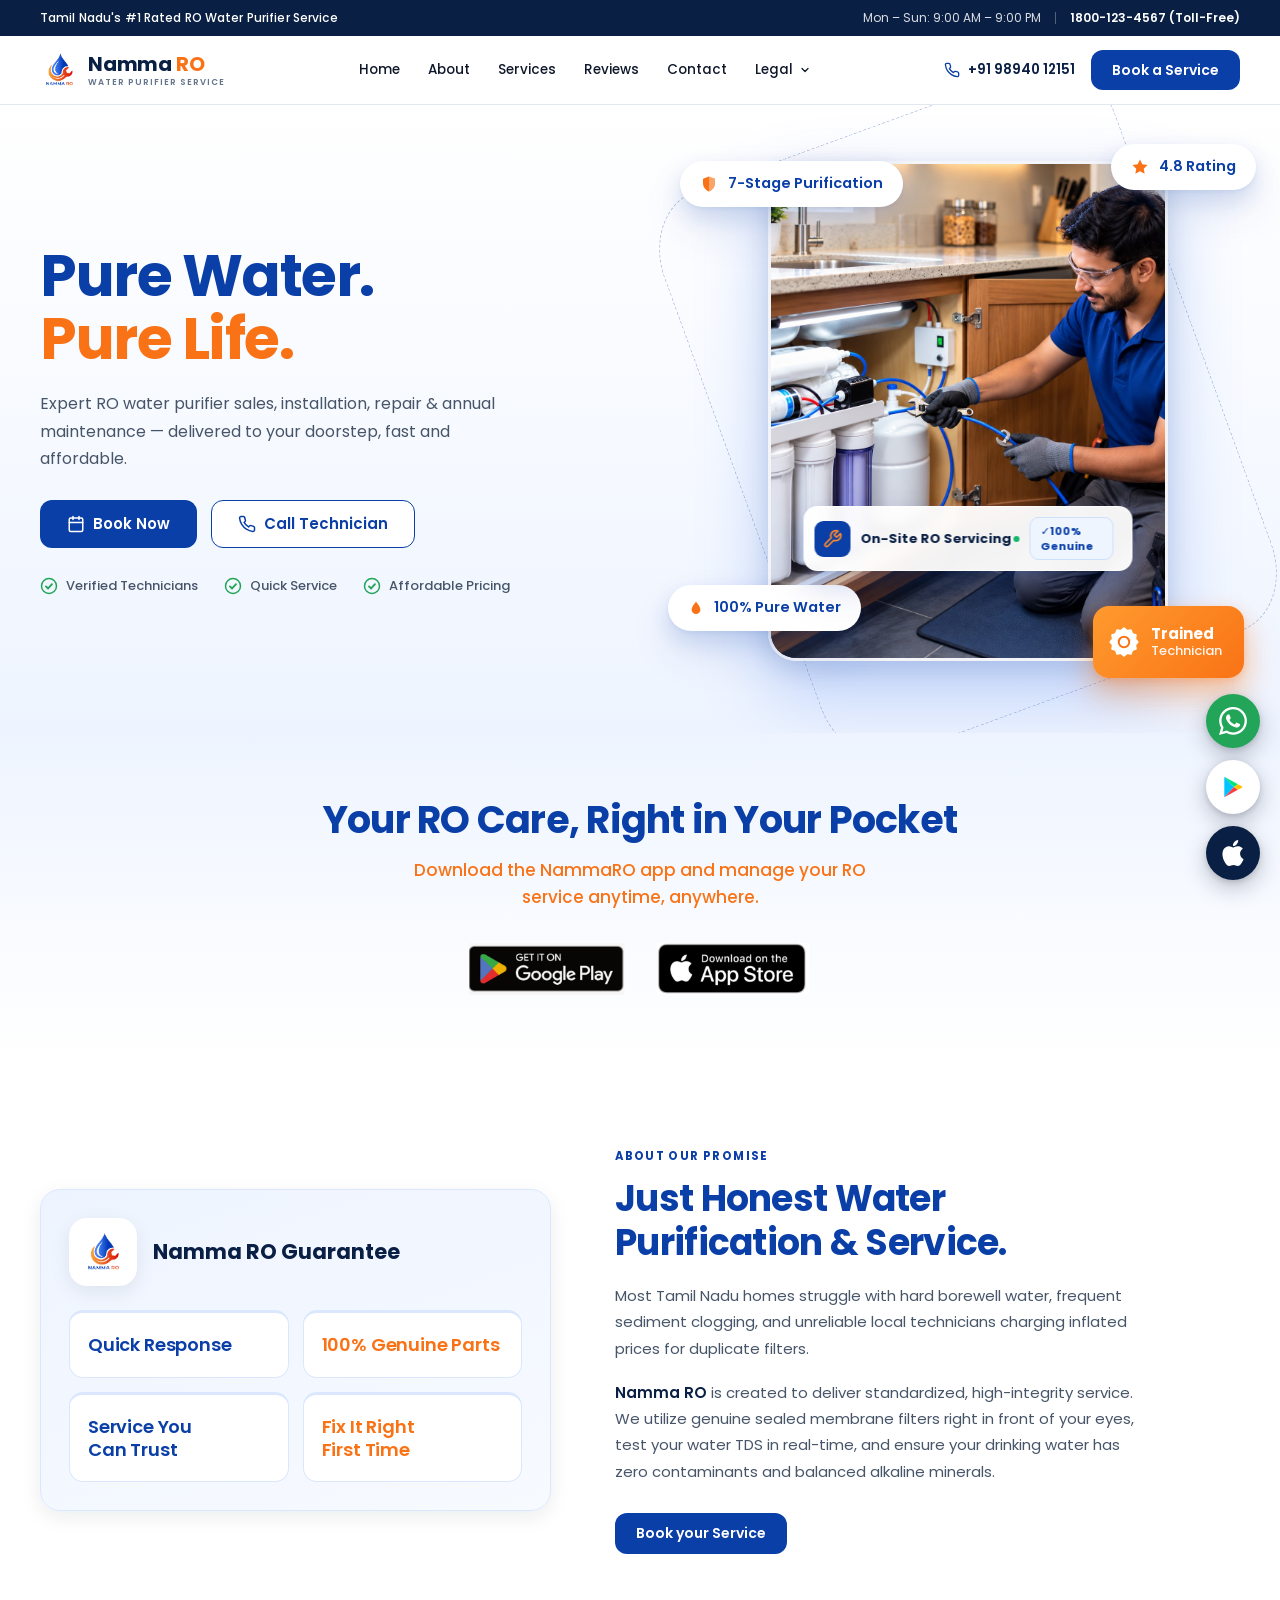
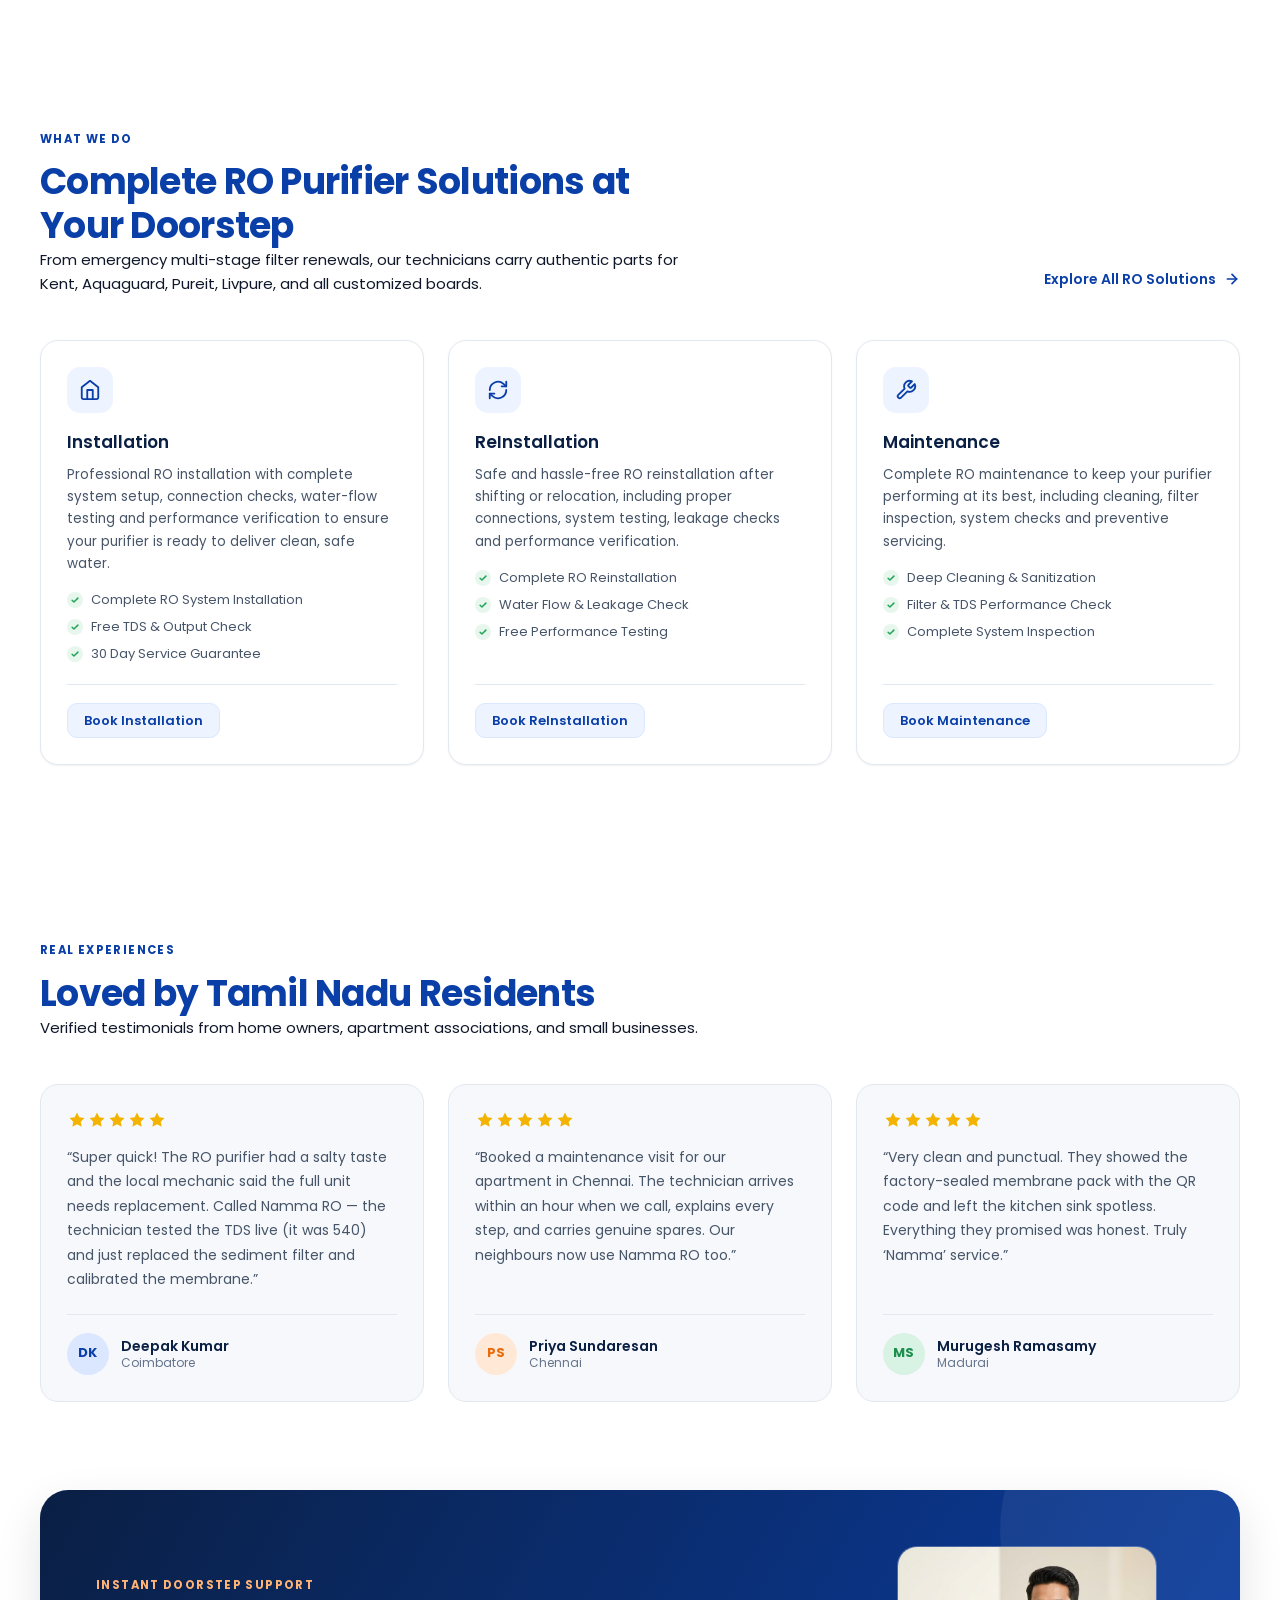
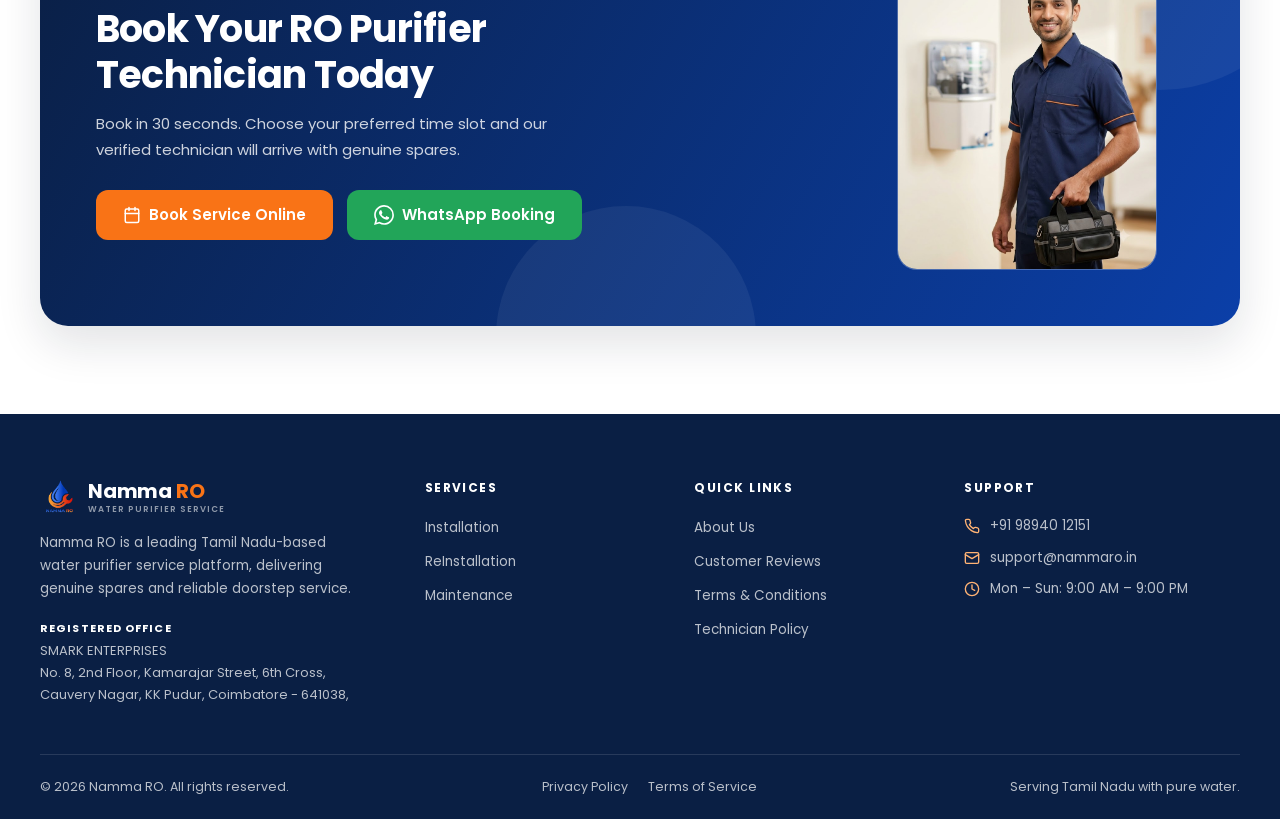
<file: index.html>
<!DOCTYPE html>
<html lang="en">

<head>
    <meta charset="UTF-8">
    <meta name="viewport" content="width=device-width, initial-scale=1.0">

    <title>Namma RO</title>
    <meta name="description"
        content="Expert RO water purifier sales, installation, repair and annual maintenance across Tamil Nadu. Verified technicians, quick service and affordable pricing.">
    <meta name="theme-color" content="#0a1f44">

    <!-- Open Graph -->
    <meta property="og:type" content="website">
    <meta property="og:title" content="Namma RO | RO Water Purifier Service in Tamil Nadu">
    <meta property="og:description"
        content="Pure Water. Pure Life. RO sales, installation, repair and AMC delivered to your doorstep.">
    <meta property="og:image" content="assets/images/og-image.jpg">

    <link rel="icon" type="image/svg+xml" href="assets/images/logo.png">

    <!-- Poppins font -->
    <link rel="preconnect" href="https://fonts.googleapis.com">
    <link rel="preconnect" href="https://fonts.gstatic.com" crossorigin>
    <link href="https://fonts.googleapis.com/css2?family=Poppins:wght@400;500;600;700;800&display=swap"
        rel="stylesheet">

    <link rel="stylesheet" href="css/base.css">
    <link rel="stylesheet" href="css/components.css">
    <link rel="stylesheet" href="css/sections.css">
</head>

<body>
    <a class="skip-link" href="#main">Skip to main content</a>

    <!-- ========== ANNOUNCEMENT BAR ========== -->
    <div class="announcement">
        <div class="container announcement__inner">
            <p class="announcement__text">Tamil Nadu's #1 Rated RO Water Purifier Service</p>
            <div class="announcement__meta">
                <span>Mon – Sun: 9:00 AM – 9:00 PM</span>
                <span class="announcement__divider" aria-hidden="true"></span>
                <a href="tel:18001234567">1800-123-4567 (Toll-Free)</a>
            </div>
        </div>
    </div>

    <!-- ========== HEADER ========== -->
    <header class="site-header" id="top">
        <div class="container site-header__inner">

            <a class="logo" href="#top" aria-label="Namma RO, home">
                <img src="assets/images/logo.png" width="38" height="38" alt="Namma RO">
                <span class="logo__text">
                    <span class="logo__name">Namma <em>RO</em></span>
                    <span class="logo__tag">Water Purifier Service</span>
                </span>
            </a>

            <nav class="nav" id="primary-nav" aria-label="Primary">
                <ul class="nav__list">
                    <li><a class="nav__link" href="/">Home</a></li>
                    <li><a class="nav__link" href="/#about">About</a></li>
                    <li><a class="nav__link" href="/#services">Services</a></li>
                    <li><a class="nav__link" href="/#reviews">Reviews</a></li>
                    <li><a class="nav__link" href="/#contact">Contact</a></li>
                    <li class="nav__item--dropdown">
                        <button class="nav__link" type="button" aria-expanded="false" aria-controls="legal-menu"
                            data-dropdown-toggle>
                            Legal
                            <svg class="nav__chevron" viewBox="0 0 24 24" fill="none" stroke="currentColor"
                                stroke-width="2.5" stroke-linecap="round" stroke-linejoin="round" aria-hidden="true">
                                <path d="m6 9 6 6 6-6" />
                            </svg>
                        </button>
                        <ul class="dropdown" id="legal-menu">
                            <li><a href="legal/privacy-policy.html">Privacy Policy</a></li>
                            <li><a href="legal/terms-and-conditions.html">Terms &amp; Conditions</a></li>
                            <li><a href="legal/technician-policy.html">Technician Policy</a></li>
                        </ul>
                    </li>
                </ul>

                <!-- Visible only inside the mobile menu -->
                <div class="nav__mobile-cta">
                    <a class="btn btn--primary btn--block" href="#contact">Book a Service</a>
                </div>
            </nav>

            <div class="site-header__actions">
                <a class="header-phone" href="tel:+919876543210" aria-label="Call us on +91 98765 43210">
                    <svg viewBox="0 0 24 24" fill="none" stroke="currentColor" stroke-width="2" stroke-linecap="round"
                        stroke-linejoin="round" aria-hidden="true">
                        <path
                            d="M22 16.92v3a2 2 0 0 1-2.18 2 19.79 19.79 0 0 1-8.63-3.07 19.5 19.5 0 0 1-6-6 19.79 19.79 0 0 1-3.07-8.67A2 2 0 0 1 4.11 2h3a2 2 0 0 1 2 1.72 12.84 12.84 0 0 0 .7 2.81 2 2 0 0 1-.45 2.11L8.09 9.91a16 16 0 0 0 6 6l1.27-1.27a2 2 0 0 1 2.11-.45 12.84 12.84 0 0 0 2.81.7A2 2 0 0 1 22 16.92z" />
                    </svg>
                    <span>+91 98940 12151</span>
                </a>
                <a class="btn btn--primary" href="#contact">Book a Service</a>
                <button class="nav-toggle" type="button" aria-label="Open menu" aria-expanded="false"
                    aria-controls="primary-nav" data-nav-toggle>
                    <span class="nav-toggle__bars"></span>
                </button>
            </div>

        </div>
    </header>

    <main id="main">
        <!-- ========== HERO ========== -->
        <section class="hero" aria-labelledby="hero-title">
            <div class="container hero__inner">

                <div class="hero__content">


                    <h1 class="hero__title" id="hero-title">
                        <span class="hero__title-line">Pure Water.</span>
                        <span class="hero__title-line hero__title-line--accent">Pure Life.</span>
                    </h1>

                    <p class="hero__lead">
                        Expert RO water purifier sales, installation, repair &amp; annual maintenance
                        &mdash; delivered to your doorstep, fast and affordable.
                    </p>

                    <div class="hero__actions">
                        <a class="btn btn--primary btn--lg" href="#contact">
                            <svg viewBox="0 0 24 24" width="18" height="18" fill="none" stroke="currentColor"
                                stroke-width="2" stroke-linecap="round" stroke-linejoin="round" aria-hidden="true">
                                <rect x="3" y="4" width="18" height="18" rx="2" />
                                <path d="M16 2v4M8 2v4M3 10h18" />
                            </svg>
                            Book Now
                        </a>
                        <a class="btn btn--outline btn--lg" href="tel:+919876543210">
                            <svg viewBox="0 0 24 24" width="18" height="18" fill="none" stroke="currentColor"
                                stroke-width="2" stroke-linecap="round" stroke-linejoin="round" aria-hidden="true">
                                <path
                                    d="M22 16.92v3a2 2 0 0 1-2.18 2 19.79 19.79 0 0 1-8.63-3.07 19.5 19.5 0 0 1-6-6 19.79 19.79 0 0 1-3.07-8.67A2 2 0 0 1 4.11 2h3a2 2 0 0 1 2 1.72 12.84 12.84 0 0 0 .7 2.81 2 2 0 0 1-.45 2.11L8.09 9.91a16 16 0 0 0 6 6l1.27-1.27a2 2 0 0 1 2.11-.45 12.84 12.84 0 0 0 2.81.7A2 2 0 0 1 22 16.92z" />
                            </svg>
                            Call Technician
                        </a>
                    </div>

                    <ul class="hero__trust">
                        <li>
                            <svg viewBox="0 0 24 24" width="18" height="18" fill="none" stroke="currentColor"
                                stroke-width="2.5" stroke-linecap="round" stroke-linejoin="round" aria-hidden="true">
                                <circle cx="12" cy="12" r="10" stroke-width="2" />
                                <path d="m8 12.5 2.8 2.8L16 9.5" />
                            </svg>
                            Verified Technicians
                        </li>
                        <li>
                            <svg viewBox="0 0 24 24" width="18" height="18" fill="none" stroke="currentColor"
                                stroke-width="2.5" stroke-linecap="round" stroke-linejoin="round" aria-hidden="true">
                                <circle cx="12" cy="12" r="10" stroke-width="2" />
                                <path d="m8 12.5 2.8 2.8L16 9.5" />
                            </svg>
                            Quick Service
                        </li>
                        <li>
                            <svg viewBox="0 0 24 24" width="18" height="18" fill="none" stroke="currentColor"
                                stroke-width="2.5" stroke-linecap="round" stroke-linejoin="round" aria-hidden="true">
                                <circle cx="12" cy="12" r="10" stroke-width="2" />
                                <path d="m8 12.5 2.8 2.8L16 9.5" />
                            </svg>
                            Affordable Pricing
                        </li>
                    </ul>
                </div>

                <div class="hero__media">

                    <div class="hero__photo">
                        <img src="assets/images/hero-technician.jpg" width="400" height="500"
                            alt="Namma RO technician servicing an under-sink RO water purifier" fetchpriority="high">
                    </div>

                    <!-- Top left -->
                    <div class="float float--stage">
                        <svg viewBox="0 0 24 24" width="18" height="18" aria-hidden="true">
                            <path fill="#f97316" d="M12 2 4 5v6c0 5 3.4 9.4 8 11 4.6-1.6 8-6 8-11V5l-8-3Z" />
                            <path fill="#fff" fill-opacity=".35" d="M12 2v20c4.6-1.6 8-6 8-11V5l-8-3Z" />
                        </svg>
                        <span>7-Stage Purification</span>
                    </div>

                    <!-- Top right -->
                    <div class="float float--rating">
                        <svg viewBox="0 0 24 24" width="18" height="18" aria-hidden="true">
                            <path fill="#f97316"
                                d="m12 2 3.1 6.3 6.9 1-5 4.9 1.2 6.9L12 17.8 5.8 21.1 7 14.2 2 9.3l6.9-1L12 2Z" />
                        </svg>
                        <span>4.8 Rating</span>
                    </div>

                    <!-- Bottom left -->
                    <div class="float float--pure">
                        <svg viewBox="0 0 24 24" width="16" height="16" aria-hidden="true">
                            <path fill="#f97316"
                                d="M12 2.7c0 0-6.5 7.3-6.5 11.8a6.5 6.5 0 0 0 13 0C18.5 10 12 2.7 12 2.7Z" />
                        </svg>
                        <span>100% Pure Water</span>
                    </div>

                    <!-- Lower centre: On-Site RO Servicing (from the PDF) -->
                    <div class="float float--service">
                        <span class="float__icon" aria-hidden="true">
                            <svg viewBox="0 0 24 24" width="20" height="20" fill="none" stroke="currentColor"
                                stroke-width="2" stroke-linecap="round" stroke-linejoin="round">
                                <path
                                    d="M14.7 6.3a1 1 0 0 0 0 1.4l1.6 1.6a1 1 0 0 0 1.4 0l3.77-3.77a6 6 0 0 1-7.94 7.94l-6.91 6.91a2.12 2.12 0 0 1-3-3l6.91-6.91a6 6 0 0 1 7.94-7.94l-3.76 3.76Z" />
                            </svg>
                        </span>
                        <span class="float__text">
                            <span class="float__title">On-Site RO Servicing <i class="float__dot"
                                    aria-hidden="true"></i></span>
                        </span>
                        <span class="float__chip">
                            <span>&#10003;100%</span>
                            <span>Genuine</span>
                        </span>
                    </div>

                    <!-- Bottom right: orange -->
                    <div class="float float--certified">
                        <svg viewBox="0 0 24 24" width="30" height="30" aria-hidden="true">
                            <polygon fill="#fff" stroke="#fff" stroke-width="1.4" stroke-linejoin="round"
                                points="12,1 14.41,3.02 17.5,2.47 18.58,5.42 21.53,6.5 20.98,9.59 23,12 20.98,14.41 21.53,17.5 18.58,18.58 17.5,21.53 14.41,20.98 12,23 9.59,20.98 6.5,21.53 5.42,18.58 2.47,17.5 3.02,14.41 1,12 3.02,9.59 2.47,6.5 5.42,5.42 6.5,2.47 9.59,3.02" />
                            <circle cx="12" cy="12" r="4.2" fill="none" stroke="#f97316" stroke-width="1.6" />
                        </svg>
                        <span class="float__text">
                            <strong>Trained</strong>
                            <small>Technician</small>
                        </span>
                    </div>

                </div>


            </div>
        </section>


        <!-- ========== APP DOWNLOAD ========== -->
        <section class="app-download" aria-labelledby="app-download-title">
            <div class="container">
                <h2 class="app-download__title" id="app-download-title">Your RO Care, Right in Your Pocket</h2>
                <p class="app-download__sub">Download the NammaRO app and manage your RO service anytime, anywhere.</p>

                <ul class="app-download__badges">
                    <li>
                        <!-- TODO: replace href="#" with your real Google Play app URL -->
                        <a class="store-badge" href="#" target="_blank" rel="noopener noreferrer"
                            aria-label="Download NammaRO from Google Play">
                            <img src="assets/images/google-play-badge.svg.png" width="170" height="52"
                                alt="Get it on Google Play" loading="lazy">
                        </a>
                    </li>
                    <li>
                        <!-- TODO: replace href="#" with your real App Store app URL -->
                        <a class="store-badge" href="#" target="_blank" rel="noopener noreferrer"
                            aria-label="Download NammaRO from the App Store">
                            <img src="assets/images/app-store-badge.svg.png" width="170" height="52"
                                alt="Download on the App Store" loading="lazy">
                        </a>
                    </li>
                </ul>
            </div>
        </section>

        <!-- ========== ABOUT ========== -->
        <section class="section about" id="about" aria-labelledby="about-title">
            <div class="container about__inner">

                <div class="guarantee">
                    <div class="guarantee__head">
                        <span class="guarantee__logo">
                            <img src="assets/images/logo.png" width="44" height="44" alt="">
                        </span>
                        <div>
                            <h3 class="guarantee__title">Namma RO Guarantee</h3>
                        </div>
                    </div>

                    <dl class="guarantee__stats">
                        <div class="stat">

                            <dd class="stat__value">Quick Response </span></dd>
                        </div>
                        <div class="stat">
                            <dd class="stat__value stat__value--accent">100% Genuine Parts</dd>
                        </div>
                        <div class="stat">
                            <dd class="stat__value">Service You Can Trust</span></dd>
                        </div>
                        <div class="stat">
                            <dd class="stat__value stat__value--accent">Fix It Right First Time</dd>
                        </div>
                    </dl>
                </div>

                <div class="about__content">
                    <p class="eyebrow">About Our Promise</p>
                    <h2 class="section-title" id="about-title">Just Honest Water Purification &amp; Service.</h2>
                    <p class="about__text">
                        Most Tamil Nadu homes struggle with hard borewell water, frequent sediment
                        clogging, and unreliable local technicians charging inflated prices for
                        duplicate filters.
                    </p>
                    <p class="about__text">
                        <strong>Namma RO</strong> is created to deliver standardized, high-integrity
                        service. We utilize genuine sealed membrane filters right in front of your
                        eyes, test your water TDS in real-time, and ensure your drinking water has
                        zero contaminants and balanced alkaline minerals.
                    </p>
                    <div class="about__actions">
                        <a class="btn btn--primary" href="#contact">Book your Service</a>
                    </div>
                </div>

            </div>
        </section>



        <!-- ========== SERVICES ========== -->
        <section class="section services" id="services" aria-labelledby="services-title">
            <div class="container">

                <header class="services__head">
                    <div class="services__head-text">
                        <p class="eyebrow">What We Do</p>
                        <h2 class="section-title" id="services-title">Complete RO Purifier Solutions at Your Doorstep
                        </h2>
                        <p class="section-sub">
                            From emergency multi-stage filter renewals, our technicians carry authentic
                            parts for Kent, Aquaguard, Pureit, Livpure, and all customized boards.
                        </p>
                    </div>
                    <a class="services__more" href="#services">
                        Explore All RO Solutions
                        <svg viewBox="0 0 24 24" width="16" height="16" fill="none" stroke="currentColor"
                            stroke-width="2.5" stroke-linecap="round" stroke-linejoin="round" aria-hidden="true">
                            <path d="M5 12h14" />
                            <path d="m12 5 7 7-7 7" />
                        </svg>
                    </a>
                </header>

                <div class="services__grid">

                    <!-- Card 1: Installation -->
                    <article class="service-card">
                        <span class="service-card__icon" aria-hidden="true">
                            <svg viewBox="0 0 24 24" width="22" height="22" fill="none" stroke="currentColor"
                                stroke-width="2" stroke-linecap="round" stroke-linejoin="round">
                                <path d="M3 9l9-7 9 7v11a2 2 0 0 1-2 2H5a2 2 0 0 1-2-2z" />
                                <path d="M9 22V12h6v10" />
                            </svg>
                        </span>
                        <h3 class="service-card__title">Installation</h3>
                        <p class="service-card__text">Professional RO installation with complete system setup,
                            connection checks, water-flow testing and performance verification to ensure your purifier
                            is ready to deliver clean, safe water.</p>
                        <ul class="check-list">
                            <li>Complete RO System Installation</li>
                            <li>Free TDS &amp; Output Check</li>
                            <li>30 Day Service Guarantee</li>
                        </ul>
                        <div class="service-card__foot">
                         
                            <a class="btn btn--soft btn--sm" href="#contact">Book Installation</a>
                        </div>
                    </article>

                    <!-- Card 2: ReInstallation -->
                    <article class="service-card">
                        <span class="service-card__icon" aria-hidden="true">
                            <svg viewBox="0 0 24 24" width="22" height="22" fill="none" stroke="currentColor"
                                stroke-width="2" stroke-linecap="round" stroke-linejoin="round">
                                <path d="M3 12a9 9 0 0 1 15-6.7L21 8" />
                                <path d="M21 3v5h-5" />
                                <path d="M21 12a9 9 0 0 1-15 6.7L3 16" />
                                <path d="M3 21v-5h5" />
                            </svg>
                        </span>
                        <h3 class="service-card__title">ReInstallation</h3>
                        <p class="service-card__text">Safe and hassle-free RO reinstallation after shifting or
                            relocation, including proper connections, system testing, leakage checks and performance
                            verification.</p>
                        <ul class="check-list">
                            <li>Complete RO Reinstallation</li>
                            <li>Water Flow &amp; Leakage Check</li>
                            <li>Free Performance Testing</li>
                        </ul>
                        <div class="service-card__foot">
                            <a class="btn btn--soft btn--sm" href="#contact">Book ReInstallation</a>
                        </div>
                    </article>

                    <!-- Card 3: Maintenance -->
                    <article class="service-card">
                        <span class="service-card__icon" aria-hidden="true">
                            <svg viewBox="0 0 24 24" width="22" height="22" fill="none" stroke="currentColor"
                                stroke-width="2" stroke-linecap="round" stroke-linejoin="round">
                                <path
                                    d="M14.7 6.3a1 1 0 0 0 0 1.4l1.6 1.6a1 1 0 0 0 1.4 0l3.77-3.77a6 6 0 0 1-7.94 7.94l-6.91 6.91a2.12 2.12 0 0 1-3-3l6.91-6.91a6 6 0 0 1 7.94-7.94l-3.76 3.76z" />
                            </svg>
                        </span>
                        <h3 class="service-card__title">Maintenance</h3>
                        <p class="service-card__text">Complete RO maintenance to keep your purifier performing at its
                            best, including cleaning, filter inspection, system checks and preventive servicing.</p>
                        <ul class="check-list">
                            <li>Deep Cleaning &amp; Sanitization</li>
                            <li>Filter &amp; TDS Performance Check</li>
                            <li>Complete System Inspection</li>
                        </ul>
                        <div class="service-card__foot">
                            <a class="btn btn--soft btn--sm" href="#contact">Book Maintenance</a>
                        </div>
                    </article>

                </div>
            </div>
        </section>

        <!-- ========== TESTIMONIALS ========== -->
        <section class="section reviews" id="reviews" aria-labelledby="reviews-title">
            <div class="container">

                <header class="section-head section-head--center">
                    <p class="eyebrow">Real Experiences</p>
                    <h2 class="section-title" id="reviews-title">Loved by Tamil Nadu Residents</h2>
                    <p class="section-sub">
                        Verified testimonials from home owners, apartment associations, and small businesses.
                    </p>
                </header>

                <div class="reviews__grid">

                    <figure class="review">
                        <span class="stars" role="img" aria-label="Rated 5 out of 5 stars"></span>
                        <blockquote class="review__quote">
                            <p>&ldquo;Super quick! The RO purifier had a salty taste and the local mechanic said the
                                full unit needs replacement. Called Namma RO &mdash; the technician tested the TDS live
                                (it was 540) and just replaced the sediment filter and calibrated the membrane.&rdquo;
                            </p>
                        </blockquote>
                        <figcaption class="review__author">
                            <span class="avatar avatar--blue" aria-hidden="true">DK</span>
                            <span class="review__who">
                                <strong>Deepak Kumar</strong>
                                <small>Coimbatore</small>
                            </span>
                        </figcaption>
                    </figure>

                    <figure class="review">
                        <span class="stars" role="img" aria-label="Rated 5 out of 5 stars"></span>
                        <blockquote class="review__quote">
                            <p>&ldquo;Booked a maintenance visit for our apartment in Chennai. The technician arrives
                               within an hour when we call, explains every step, and carries genuine spares. Our
                               neighbours now use Namma RO too.&rdquo;</p>
                        </blockquote>
                        <figcaption class="review__author">
                            <span class="avatar avatar--orange" aria-hidden="true">PS</span>
                            <span class="review__who">
                                <strong>Priya Sundaresan</strong>
                                <small>Chennai</small>
                            </span>
                        </figcaption>
                    </figure>

                    <figure class="review">
                        <span class="stars" role="img" aria-label="Rated 5 out of 5 stars"></span>
                        <blockquote class="review__quote">
                            <p>&ldquo;Very clean and punctual. They showed the factory-sealed membrane pack with the QR
                                code and left the kitchen sink spotless. Everything they promised was honest. Truly
                                &lsquo;Namma&rsquo; service.&rdquo;</p>
                        </blockquote>
                        <figcaption class="review__author">
                            <span class="avatar avatar--green" aria-hidden="true">MS</span>
                            <span class="review__who">
                                <strong>Murugesh Ramasamy</strong>
                                <small>Madurai</small>
                            </span>
                        </figcaption>
                    </figure>

                </div>
            </div>
        </section>


<!-- ========== CTA BANNER ========== -->
     <section class="cta" id="contact" aria-labelledby="cta-title">
     <div class="container">
         <div class="cta__card">
        <div class="cta__content">
          <p class="cta__eyebrow">Instant Doorstep Support</p>
            <h2 class="cta__title" id="cta-title">Book Your RO Purifier Technician Today</h2>
            <p class="cta__text">
                Book in 30 seconds. Choose your preferred time slot and our verified technician will arrive with genuine spares.
            </p>
                        <div class="cta__actions">
                            <a class="btn btn--accent btn--lg" href="tel:+919876543210">
                                <svg viewBox="0 0 24 24" width="18" height="18" fill="none" stroke="currentColor"
                                stroke-width="2" stroke-linecap="round" stroke-linejoin="round" aria-hidden="true">
                                <rect x="3" y="4" width="18" height="18" rx="2" />
                                    <path d="M16 2v4M8 2v4M3 10h18" />
                                </svg>
                                Book Service Online
                            </a>
<a class="btn btn--green btn--lg" href="https://wa.me/919876543210" target="_blank" rel="noopener noreferrer">
  <svg viewBox="0 0 24 24" width="20" height="20" fill="currentColor" aria-hidden="true"><path d="M17.472 14.382c-.297-.149-1.758-.867-2.03-.967-.273-.099-.471-.148-.67.15-.197.297-.767.966-.94 1.164-.173.199-.347.223-.644.075-.297-.15-1.255-.463-2.39-1.475-.883-.788-1.48-1.761-1.653-2.059-.173-.297-.018-.458.13-.606.134-.133.298-.347.446-.52.149-.174.198-.298.298-.497.099-.198.05-.371-.025-.52-.075-.149-.669-1.612-.916-2.207-.242-.579-.487-.5-.669-.51-.173-.008-.371-.01-.57-.01-.198 0-.52.074-.792.372-.272.297-1.04 1.016-1.04 2.479 0 1.462 1.065 2.875 1.213 3.074.149.198 2.096 3.2 5.077 4.487.709.306 1.262.489 1.694.625.712.227 1.36.195 1.871.118.571-.085 1.758-.719 2.006-1.413.248-.694.248-1.289.173-1.413-.074-.124-.272-.198-.57-.347m-5.421 7.403h-.004a9.87 9.87 0 0 1-5.031-1.378l-.361-.214-3.741.982.998-3.648-.235-.374a9.86 9.86 0 0 1-1.51-5.26c.001-5.45 4.436-9.884 9.888-9.884 2.64 0 5.122 1.03 6.988 2.898a9.825 9.825 0 0 1 2.893 6.994c-.003 5.45-4.437 9.884-9.885 9.884m8.413-18.297A11.815 11.815 0 0 0 12.05 0C5.495 0 .16 5.335.157 11.892c0 2.096.547 4.142 1.588 5.945L.057 24l6.305-1.654a11.882 11.882 0 0 0 5.683 1.448h.005c6.554 0 11.89-5.335 11.893-11.893a11.821 11.821 0 0 0-3.48-8.413Z"/></svg>
  WhatsApp Booking
</a>
                        </div>
                    </div>

                    <div class="cta__badge cta__badge--photo">
    <img src="assets/images/namma-ro-technician.jpeg" width="320" height="400"
         alt="Namma RO technician with a service bag, ready for doorstep RO service" loading="lazy">
</div>

                </div>
            </div>
        </section>

    </main>


    <!-- ========== FOOTER ========== -->
    <footer class="footer">
        <div class="container">

            <div class="footer__grid">

                <div class="footer__brand">
                    <a class="logo" href="#top" aria-label="Namma RO, back to top">
                        <img src="assets/images/logo.png" width="38" height="38" alt="" loading="lazy">
                        <span class="logo__text">
                            <span class="logo__name">Namma <em>RO</em></span>
                            <span class="logo__tag">Water Purifier Service</span>
                        </span>
                    </a>
                    <p class="footer__about">
                        Namma RO is a leading Tamil Nadu-based water purifier service platform,
                        delivering genuine spares and reliable doorstep service.
                    </p>
                    <address class="footer__address">
                        <strong>Registered Office</strong>
                        SMARK ENTERPRISES <br>
                        No. 8, 2nd Floor, Kamarajar Street, 
                        6th Cross, <br>Cauvery Nagar, 
                        KK Pudur, Coimbatore - 641038,
                       
                    </address>
                </div>

                <nav class="footer__col" aria-label="Services">
                    <h2 class="footer__heading">Services</h2>
                    <ul>
                        <li><a href="#services">Installation</a></li>
                        <li><a href="#services">ReInstallation</a></li>
                        <li><a href="#services">Maintenance</a></li>
                    </ul>
                </nav>

                <nav class="footer__col" aria-label="Quick links">
                    <h2 class="footer__heading">Quick Links</h2>
                    <ul>
                        <li><a href="#about">About Us</a></li>
                        <li><a href="#reviews">Customer Reviews</a></li>
                        <li><a href="legal/terms-and-conditions.html">Terms &amp; Conditions</a></li>
                        <li><a href="legal/technician-policy.html">Technician Policy</a></li>
                    </ul>
                </nav>

                <div class="footer__col">
                    <h2 class="footer__heading">Support</h2>
                    <ul class="footer__contact">
                        <li>
                            <svg viewBox="0 0 24 24" width="16" height="16" fill="none" stroke="currentColor"
                                stroke-width="2" stroke-linecap="round" stroke-linejoin="round" aria-hidden="true">
                                <path
                                    d="M22 16.92v3a2 2 0 0 1-2.18 2 19.79 19.79 0 0 1-8.63-3.07 19.5 19.5 0 0 1-6-6 19.79 19.79 0 0 1-3.07-8.67A2 2 0 0 1 4.11 2h3a2 2 0 0 1 2 1.72 12.84 12.84 0 0 0 .7 2.81 2 2 0 0 1-.45 2.11L8.09 9.91a16 16 0 0 0 6 6l1.27-1.27a2 2 0 0 1 2.11-.45 12.84 12.84 0 0 0 2.81.7A2 2 0 0 1 22 16.92z" />
                            </svg>
                            <a href="tel:+919876543210">+91 98940 12151</a>
                        </li>
                        <li>
                            <svg viewBox="0 0 24 24" width="16" height="16" fill="none" stroke="currentColor"
                                stroke-width="2" stroke-linecap="round" stroke-linejoin="round" aria-hidden="true">
                                <rect x="2" y="4" width="20" height="16" rx="2" />
                                <path d="m22 7-10 6L2 7" />
                            </svg>
                            <a href="mailto:support@nammaro.in">support@nammaro.in</a>
                        </li>
                        <li>
                            <svg viewBox="0 0 24 24" width="16" height="16" fill="none" stroke="currentColor"
                                stroke-width="2" stroke-linecap="round" stroke-linejoin="round" aria-hidden="true">
                                <circle cx="12" cy="12" r="10" />
                                <path d="M12 6v6l4 2" />
                            </svg>
                            <span>Mon &ndash; Sun: 9:00 AM &ndash; 9:00 PM</span>
                        </li>
                    </ul>
                </div>

            </div>

            <div class="footer__bottom">
                <p>&copy; <span data-year>2026</span> Namma RO. All rights reserved.</p>
                <ul class="footer__legal">
                    <li><a href="legal/privacy-policy.html">Privacy Policy</a></li>
                    <li><a href="legal/terms-and-conditions.html">Terms of Service</a></li>
                </ul>
                <p>Serving Tamil Nadu with pure water.</p>
            </div>

        </div>
    </footer>

    <!-- ========== FLOATING ELEMENTS ========== -->
    <div class="toast" data-toast role="status" aria-live="polite">
        <span class="toast__icon" aria-hidden="true">
            <svg viewBox="0 0 24 24" width="18" height="18" fill="none" stroke="currentColor" stroke-width="2.5"
                stroke-linecap="round" stroke-linejoin="round">
                <path d="m5 12.5 4.5 4.5L19 7.5" />
            </svg>
        </span>
        <p class="toast__text">
            <strong data-toast-title>Karthik from Madurai</strong>
            <span data-toast-action>booked an RO Service</span>
            <small data-toast-time>7 minutes ago</small>
        </p>
        <button class="toast__close" type="button" aria-label="Dismiss notification" data-toast-close>
            <svg viewBox="0 0 24 24" width="14" height="14" fill="none" stroke="currentColor" stroke-width="2.5"
                stroke-linecap="round" aria-hidden="true">
                <path d="M18 6 6 18M6 6l12 12" />
            </svg>
        </button>
    </div>

   <div class="floating-dock" aria-label="Quick contact and app links">
    <!-- TODO: replace YOUR_NUMBER with the real number, country code first, no + or spaces -->
    <a class="dock-btn dock-btn--whatsapp" href="https://wa.me/919876543210" target="_blank"
       rel="noopener noreferrer" aria-label="Chat with Namma RO on WhatsApp" title="Chat on WhatsApp">
        <svg viewBox="0 0 24 24" fill="currentColor" aria-hidden="true">
            <path d="M17.472 14.382c-.297-.149-1.758-.867-2.03-.967-.273-.099-.471-.148-.67.15-.197.297-.767.966-.94 1.164-.173.199-.347.223-.644.075-.297-.15-1.255-.463-2.39-1.475-.883-.788-1.48-1.761-1.653-2.059-.173-.297-.018-.458.13-.606.134-.133.298-.347.446-.52.149-.174.198-.298.298-.497.099-.198.05-.371-.025-.52-.075-.149-.669-1.612-.916-2.207-.242-.579-.487-.5-.669-.51-.173-.008-.371-.01-.57-.01-.198 0-.52.074-.792.372-.272.297-1.04 1.016-1.04 2.479 0 1.462 1.065 2.875 1.213 3.074.149.198 2.096 3.2 5.077 4.487.709.306 1.262.489 1.694.625.712.227 1.36.195 1.871.118.571-.085 1.758-.719 2.006-1.413.248-.694.248-1.289.173-1.413-.074-.124-.272-.198-.57-.347m-5.421 7.403h-.004a9.87 9.87 0 0 1-5.031-1.378l-.361-.214-3.741.982.998-3.648-.235-.374a9.86 9.86 0 0 1-1.51-5.26c.001-5.45 4.436-9.884 9.888-9.884 2.64 0 5.122 1.03 6.988 2.898a9.825 9.825 0 0 1 2.893 6.994c-.003 5.45-4.437 9.884-9.885 9.884m8.413-18.297A11.815 11.815 0 0 0 12.05 0C5.495 0 .16 5.335.157 11.892c0 2.096.547 4.142 1.588 5.945L.057 24l6.305-1.654a11.882 11.882 0 0 0 5.683 1.448h.005c6.554 0 11.89-5.335 11.893-11.893a11.821 11.821 0 0 0-3.48-8.413Z"/>
        </svg>
    </a>

    <!-- TODO: replace href="#" with the real Google Play URL -->
    <a class="dock-btn dock-btn--play" href="#" target="_blank" rel="noopener noreferrer"
       aria-label="Get the NammaRO app on Google Play" title="Get it on Google Play">
        <svg viewBox="0 0 24 24" aria-hidden="true">
            <path fill="#00c3ff" d="M4 2.5 13 12 4 21.5Z"/>
            <path fill="#00e676" d="M4 2.5 16.5 9.5 13 12Z"/>
            <path fill="#ff3a44" d="M4 21.5 16.5 14.5 13 12Z"/>
            <path fill="#ffc400" d="M16.5 9.5 20.2 11.4Q21.2 12 20.2 12.6L16.5 14.5 13 12Z"/>
        </svg>
    </a>

    <!-- TODO: replace href="#" with the real App Store URL -->
    <a class="dock-btn dock-btn--apple" href="#" target="_blank" rel="noopener noreferrer"
       aria-label="Get the NammaRO app on the App Store" title="Download on the App Store">
        <svg viewBox="0 0 24 24" fill="currentColor" aria-hidden="true">
            <path d="M12.152 6.896c-.948 0-2.415-1.078-3.96-1.04-2.04.027-3.91 1.183-4.961 3.014-2.117 3.675-.546 9.103 1.519 12.09 1.013 1.454 2.208 3.09 3.792 3.039 1.52-.065 2.09-.987 3.935-.987 1.831 0 2.35.987 3.96.948 1.637-.026 2.676-1.48 3.676-2.948 1.156-1.688 1.636-3.325 1.662-3.415-.039-.013-3.182-1.221-3.22-4.857-.026-3.04 2.48-4.494 2.597-4.559-1.429-2.09-3.623-2.324-4.39-2.376-2-.156-3.675 1.09-4.61 1.09zM15.53 3.83c.843-1.012 1.4-2.427 1.245-3.83-1.207.052-2.662.805-3.532 1.818-.78.896-1.454 2.338-1.273 3.714 1.338.104 2.715-.688 3.559-1.701"/>
        </svg>
    </a>
</div>


    <a class="fab fab--top" href="#top" aria-label="Back to top" data-scroll-top>
        <svg viewBox="0 0 24 24" width="20" height="20" fill="none" stroke="currentColor" stroke-width="2.5"
            stroke-linecap="round" stroke-linejoin="round" aria-hidden="true">
            <path d="m18 15-6-6-6 6" />
        </svg>
    </a>

  



    <script src="js/script.js" defer></script>
</body>

</html>
</file>
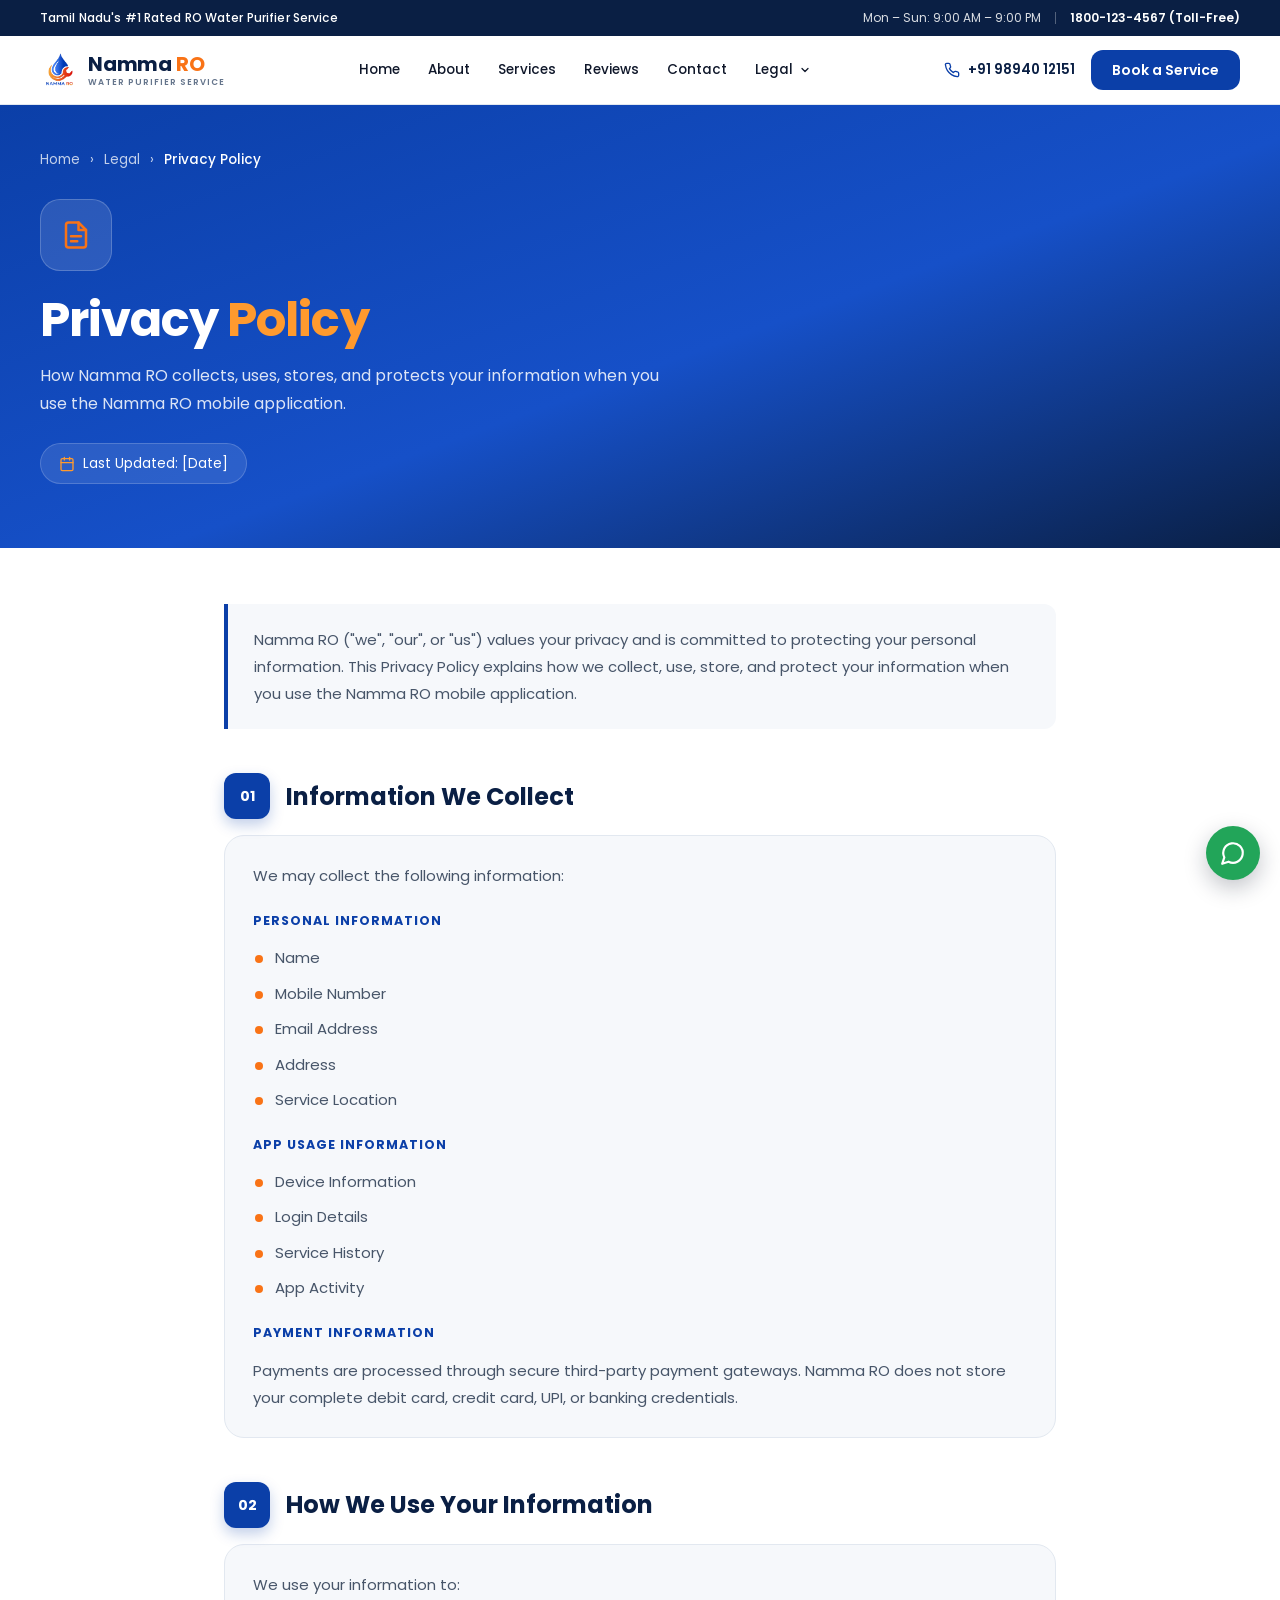
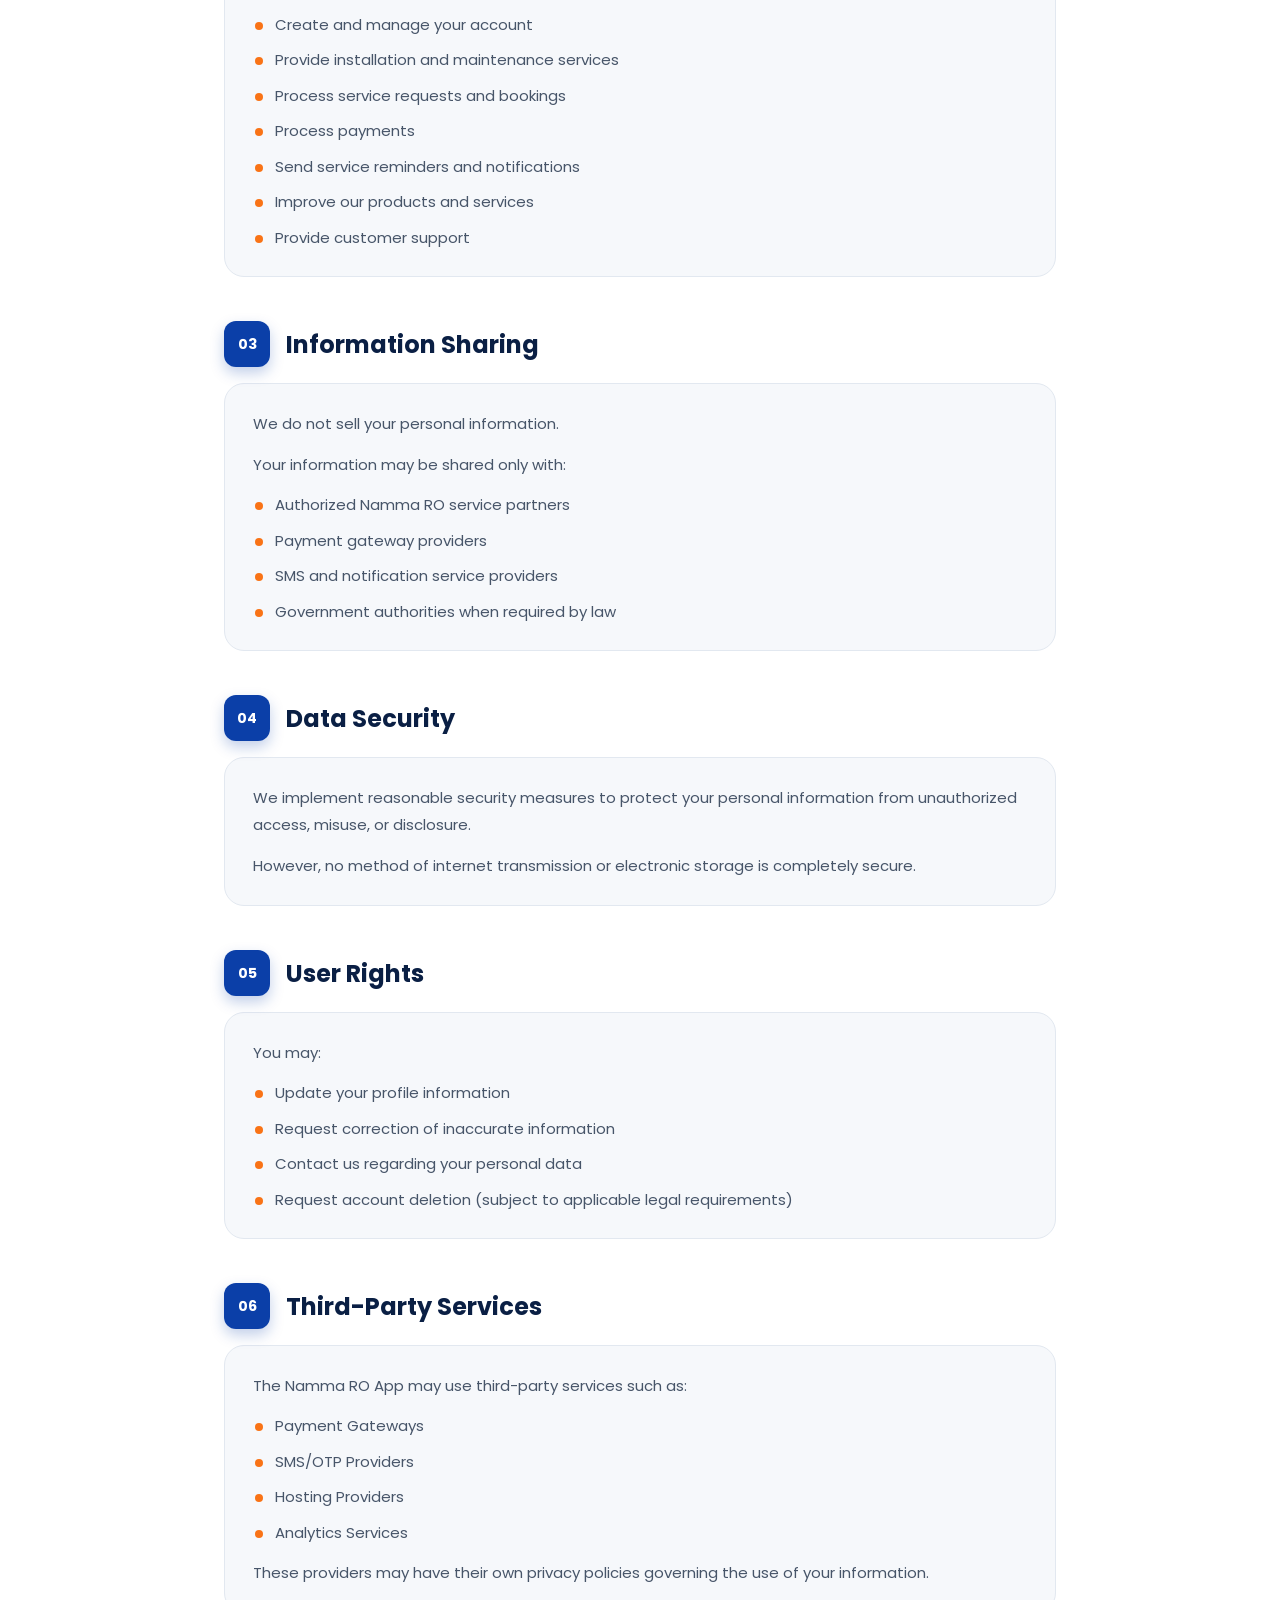
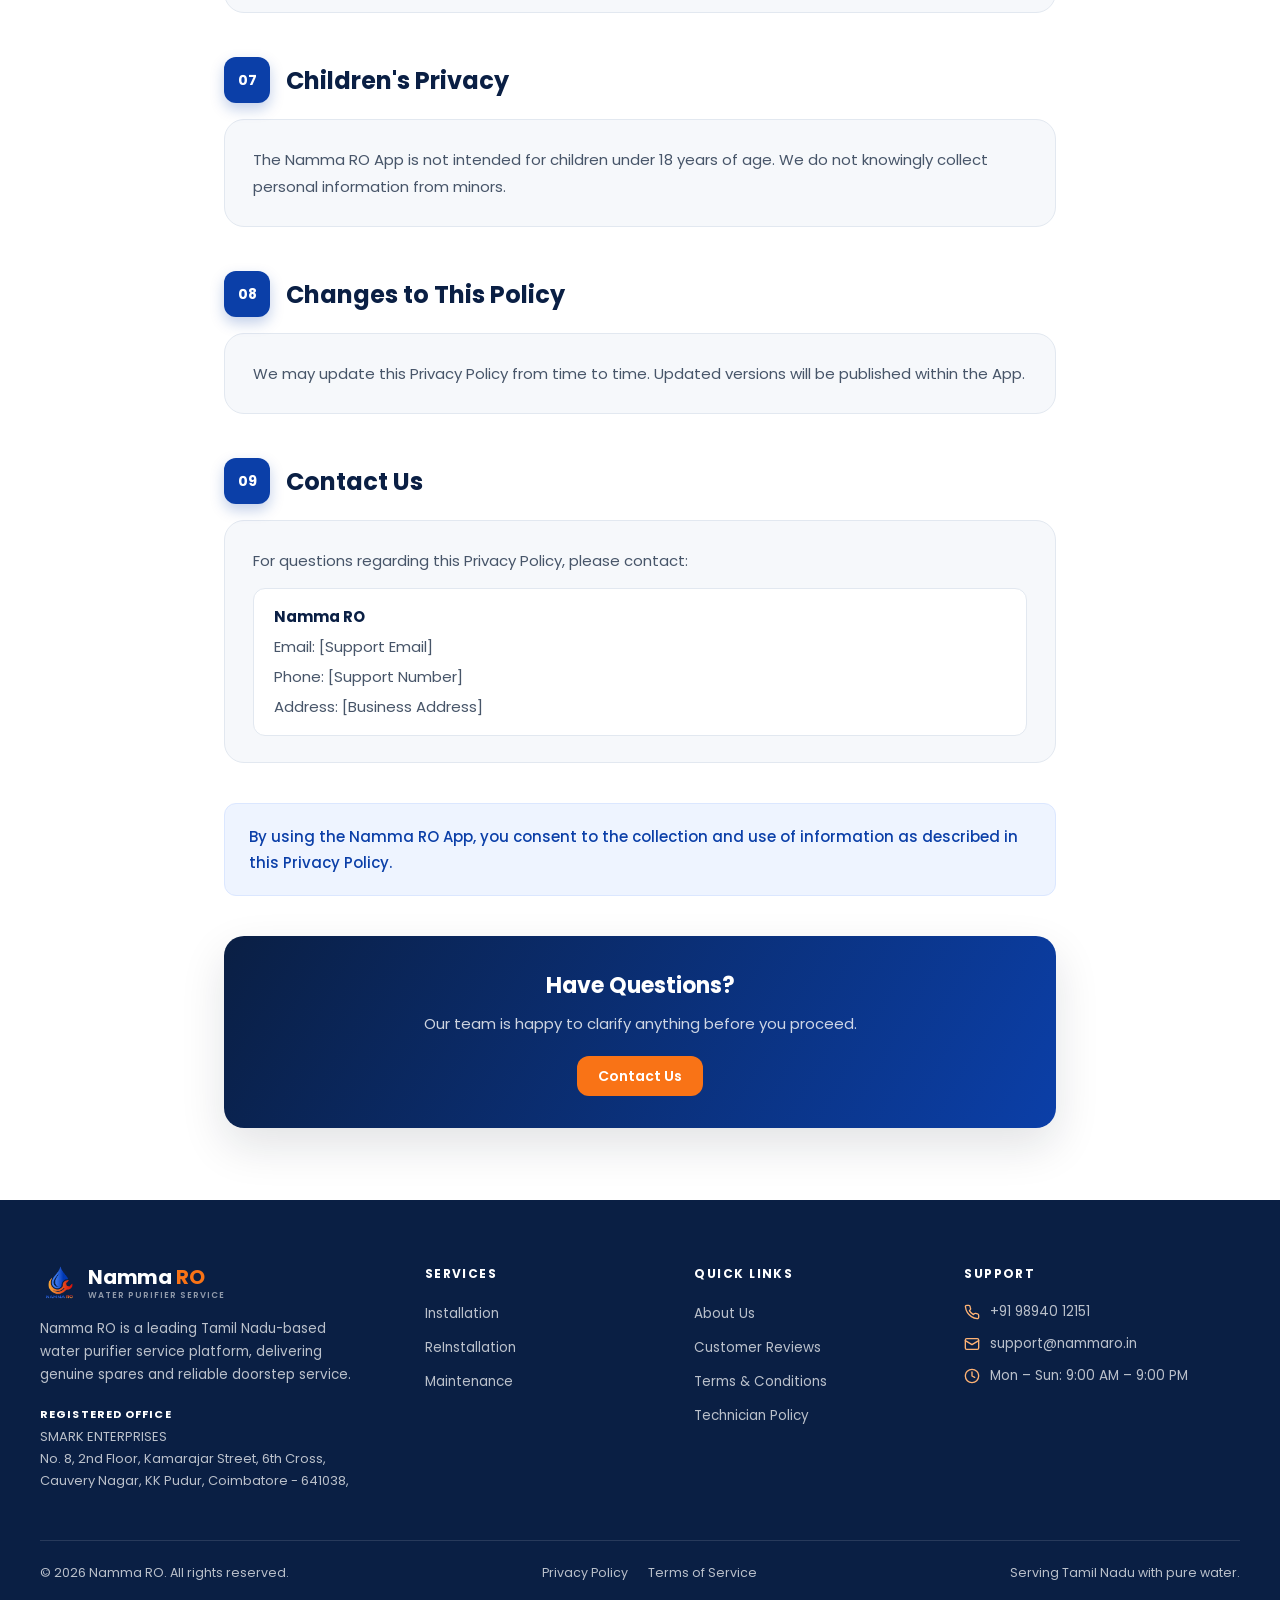
<file: legal/privacy-policy.html>
<!DOCTYPE html>
<html lang="en">
<head>
  <meta charset="UTF-8">
  <meta name="viewport" content="width=device-width, initial-scale=1.0">
  <title>Privacy Policy | Namma RO</title>
  <meta name="description" content="Privacy Policy for Namma RO, RO water purifier service in Tamil Nadu.">
  <meta name="theme-color" content="#0a1f44">
  <link rel="icon" type="image/svg+xml" href="../assets/icons/favicon.svg">
  <link rel="preconnect" href="https://fonts.googleapis.com">
  <link rel="preconnect" href="https://fonts.gstatic.com" crossorigin>
  <link href="https://fonts.googleapis.com/css2?family=Poppins:wght@400;500;600;700;800&display=swap" rel="stylesheet">
  <link rel="stylesheet" href="../css/base.css">
  <link rel="stylesheet" href="../css/components.css">
  <link rel="stylesheet" href="../css/sections.css">
  <link rel="stylesheet" href="../css/legal.css">
</head>
<body>
  <a class="skip-link" href="#main">Skip to main content</a>

  <div class="announcement">
    <div class="container announcement__inner">
      <p class="announcement__text">Tamil Nadu's #1 Rated RO Water Purifier Service</p>
      <div class="announcement__meta">
        <span>Mon &ndash; Sun: 9:00 AM &ndash; 9:00 PM</span>
        <span class="announcement__divider" aria-hidden="true"></span>
        <a href="tel:18001234567">1800-123-4567 (Toll-Free)</a>
      </div>
    </div>
  </div>

  <header class="site-header" id="top">
    <div class="container site-header__inner">
      <a class="logo" href="../index.html" aria-label="Namma RO, home">
        <img src="../assets/images/logo.png" width="38" height="38" alt="">
        <span class="logo__text">
          <span class="logo__name">Namma <em>RO</em></span>
          <span class="logo__tag">Water Purifier Service</span>
        </span>
      </a>
      <nav class="nav" id="primary-nav" aria-label="Primary">
        <ul class="nav__list">
          <li><a class="nav__link" href="../index.html#top">Home</a></li>
          <li><a class="nav__link" href="../index.html#about">About</a></li>
          <li><a class="nav__link" href="../index.html#services">Services</a></li>
          <li><a class="nav__link" href="../index.html#reviews">Reviews</a></li>
          <li><a class="nav__link" href="../index.html#contact">Contact</a></li>
          <li class="nav__item--dropdown">
            <button class="nav__link" type="button" aria-expanded="false" aria-controls="legal-menu" data-dropdown-toggle>
              Legal
              <svg class="nav__chevron" viewBox="0 0 24 24" fill="none" stroke="currentColor" stroke-width="2.5" stroke-linecap="round" stroke-linejoin="round" aria-hidden="true"><path d="m6 9 6 6 6-6"/></svg>
            </button>
            <ul class="dropdown" id="legal-menu">
              <li><a href="/legal/privacy-policy.html">Privacy Policy</a></li>
              <li><a href="/legal/terms-and-conditions.html">Terms &amp; Conditions</a></li>
              <li><a href="/legal/technician-policy.html">Technician Policy</a></li>
            </ul>
          </li>
        </ul>
        <div class="nav__mobile-cta">
          <a class="btn btn--primary btn--block" href="../index.html#contact">Book a Service</a>
        </div>
      </nav>
      <div class="site-header__actions">
        <a class="header-phone" href="tel:+919876543210" aria-label="Call us on +91 98765 43210"><svg viewBox="0 0 24 24" width="16" height="16" fill="none" stroke="currentColor" stroke-width="2" stroke-linecap="round" stroke-linejoin="round" aria-hidden="true"><path d="M22 16.92v3a2 2 0 0 1-2.18 2 19.79 19.79 0 0 1-8.63-3.07 19.5 19.5 0 0 1-6-6 19.79 19.79 0 0 1-3.07-8.67A2 2 0 0 1 4.11 2h3a2 2 0 0 1 2 1.72 12.84 12.84 0 0 0 .7 2.81 2 2 0 0 1-.45 2.11L8.09 9.91a16 16 0 0 0 6 6l1.27-1.27a2 2 0 0 1 2.11-.45 12.84 12.84 0 0 0 2.81.7A2 2 0 0 1 22 16.92z"/></svg><span>+91 98940 12151</span></a>
        <a class="btn btn--primary" href="../index.html#contact">Book a Service</a>
        <button class="nav-toggle" type="button" aria-label="Open menu" aria-expanded="false" aria-controls="primary-nav" data-nav-toggle>
          <span class="nav-toggle__bars"></span>
        </button>
      </div>
    </div>
  </header>

  <main id="main">
    <section class="legal-hero">
      <div class="container">
        <nav class="breadcrumb" aria-label="Breadcrumb">
          <a href="../index.html">Home</a><span aria-hidden="true">&rsaquo;</span><span>Legal</span><span aria-hidden="true">&rsaquo;</span><span aria-current="page">Privacy Policy</span>
        </nav>
        <span class="legal-hero__icon" aria-hidden="true"><svg viewBox="0 0 24 24" width="30" height="30" fill="none" stroke="currentColor" stroke-width="2" stroke-linecap="round" stroke-linejoin="round" aria-hidden="true"><path d="M14 2H6a2 2 0 0 0-2 2v16a2 2 0 0 0 2 2h12a2 2 0 0 0 2-2V8z"/><path d="M14 2v6h6M8 13h8M8 17h5"/></svg></span>
        <h1 class="legal-hero__title">Privacy <span>Policy</span></h1>
        <p class="legal-hero__lead">How Namma RO collects, uses, stores, and protects your information when you use the Namma RO mobile application.</p>
        <ul class="legal-hero__pills"><li><svg viewBox="0 0 24 24" width="16" height="16" fill="none" stroke="currentColor" stroke-width="2" stroke-linecap="round" stroke-linejoin="round" aria-hidden="true"><rect x="3" y="4" width="18" height="18" rx="2"/><path d="M16 2v4M8 2v4M3 10h18"/></svg>Last Updated: [Date]</li></ul>
      </div>
    </section>

    <section class="legal-body">
      <div class="container legal-body__inner">
        <div class="legal-note"><p>Namma RO ("we", "our", or "us") values your privacy and is committed to protecting your personal information. This Privacy Policy explains how we collect, use, store, and protect your information when you use the Namma RO mobile application.</p></div>

        <section class="legal-section" aria-labelledby="s1">
          <div class="legal-section__head"><span class="legal-section__num" aria-hidden="true">01</span><h2 id="s1">Information We Collect</h2></div>
          <div class="legal-card">
<p>We may collect the following information:</p>
<h3>Personal Information</h3>
<ul class="legal-list"><li>Name</li><li>Mobile Number</li><li>Email Address</li><li>Address</li><li>Service Location</li></ul>
<h3>App Usage Information</h3>
<ul class="legal-list"><li>Device Information</li><li>Login Details</li><li>Service History</li><li>App Activity</li></ul>
<h3>Payment Information</h3>
<p>Payments are processed through secure third-party payment gateways. Namma RO does not store your complete debit card, credit card, UPI, or banking credentials.</p>
          </div>
        </section>

        <section class="legal-section" aria-labelledby="s2">
          <div class="legal-section__head"><span class="legal-section__num" aria-hidden="true">02</span><h2 id="s2">How We Use Your Information</h2></div>
          <div class="legal-card">
<p>We use your information to:</p>
<ul class="legal-list"><li>Create and manage your account</li><li>Provide installation and maintenance services</li><li>Process service requests and bookings</li><li>Process payments</li><li>Send service reminders and notifications</li><li>Improve our products and services</li><li>Provide customer support</li></ul>
          </div>
        </section>

        <section class="legal-section" aria-labelledby="s3">
          <div class="legal-section__head"><span class="legal-section__num" aria-hidden="true">03</span><h2 id="s3">Information Sharing</h2></div>
          <div class="legal-card">
<p>We do not sell your personal information.</p>
<p>Your information may be shared only with:</p>
<ul class="legal-list"><li>Authorized Namma RO service partners</li><li>Payment gateway providers</li><li>SMS and notification service providers</li><li>Government authorities when required by law</li></ul>
          </div>
        </section>

        <section class="legal-section" aria-labelledby="s4">
          <div class="legal-section__head"><span class="legal-section__num" aria-hidden="true">04</span><h2 id="s4">Data Security</h2></div>
          <div class="legal-card">
<p>We implement reasonable security measures to protect your personal information from unauthorized access, misuse, or disclosure.</p>
<p>However, no method of internet transmission or electronic storage is completely secure.</p>
          </div>
        </section>

        <section class="legal-section" aria-labelledby="s5">
          <div class="legal-section__head"><span class="legal-section__num" aria-hidden="true">05</span><h2 id="s5">User Rights</h2></div>
          <div class="legal-card">
<p>You may:</p>
<ul class="legal-list"><li>Update your profile information</li><li>Request correction of inaccurate information</li><li>Contact us regarding your personal data</li><li>Request account deletion (subject to applicable legal requirements)</li></ul>
          </div>
        </section>

        <section class="legal-section" aria-labelledby="s6">
          <div class="legal-section__head"><span class="legal-section__num" aria-hidden="true">06</span><h2 id="s6">Third-Party Services</h2></div>
          <div class="legal-card">
<p>The Namma RO App may use third-party services such as:</p>
<ul class="legal-list"><li>Payment Gateways</li><li>SMS/OTP Providers</li><li>Hosting Providers</li><li>Analytics Services</li></ul>
<p>These providers may have their own privacy policies governing the use of your information.</p>
          </div>
        </section>

        <section class="legal-section" aria-labelledby="s7">
          <div class="legal-section__head"><span class="legal-section__num" aria-hidden="true">07</span><h2 id="s7">Children's Privacy</h2></div>
          <div class="legal-card">
<p>The Namma RO App is not intended for children under 18 years of age. We do not knowingly collect personal information from minors.</p>
          </div>
        </section>

        <section class="legal-section" aria-labelledby="s8">
          <div class="legal-section__head"><span class="legal-section__num" aria-hidden="true">08</span><h2 id="s8">Changes to This Policy</h2></div>
          <div class="legal-card">
<p>We may update this Privacy Policy from time to time. Updated versions will be published within the App.</p>
          </div>
        </section>

        <section class="legal-section" aria-labelledby="s9">
          <div class="legal-section__head"><span class="legal-section__num" aria-hidden="true">09</span><h2 id="s9">Contact Us</h2></div>
          <div class="legal-card">
<p>For questions regarding this Privacy Policy, please contact:</p>
<address class="legal-contact"><span>Namma RO</span><span>Email: [Support Email]</span><span>Phone: [Support Number]</span><span>Address: [Business Address]</span></address>
          </div>
        </section>

        <p class="legal-closing">By using the Namma RO App, you consent to the collection and use of information as described in this Privacy Policy.</p>

        <div class="legal-help">
          <h2>Have Questions?</h2>
          <p>Our team is happy to clarify anything before you proceed.</p>
          <a class="btn btn--accent" href="../index.html#contact">Contact Us</a>
        </div>
      </div>
    </section>
  </main>

  <footer class="footer">
    <div class="container">
      <div class="footer__grid">
        <div class="footer__brand">
          <a class="logo" href="../index.html" aria-label="Namma RO, home">
            <img src="../assets/images/logo.png" width="38" height="38" alt="" loading="lazy">
            <span class="logo__text"><span class="logo__name">Namma <em>RO</em></span><span class="logo__tag">Water Purifier Service</span></span>
          </a>
          <p class="footer__about">Namma RO is a leading Tamil Nadu-based water purifier service platform, delivering genuine spares and reliable doorstep service.</p>
        <address class="footer__address">
                        <strong>Registered Office</strong>
                        SMARK ENTERPRISES <br>
                        No. 8, 2nd Floor, Kamarajar Street, 
                        6th Cross, <br>Cauvery Nagar, 
                        KK Pudur, Coimbatore - 641038,
                       
                    </address>
        </div>
        <nav class="footer__col" aria-label="Services">
          <h2 class="footer__heading">Services</h2>
           <ul>
                        <li><a href="#services">Installation</a></li>
                        <li><a href="#services">ReInstallation</a></li>
                        <li><a href="#services">Maintenance</a></li>
                    </ul>
        </nav>
        <nav class="footer__col" aria-label="Quick links">
          <h2 class="footer__heading">Quick Links</h2>
          <ul>
            <li><a href="../index.html#about">About Us</a></li>
            <li><a href="../index.html#reviews">Customer Reviews</a></li>
            <li><a href="terms-and-conditions.html">Terms &amp; Conditions</a></li>
            <li><a href="technician-policy.html">Technician Policy</a></li>
          </ul>
        </nav>
        <div class="footer__col">
          <h2 class="footer__heading">Support</h2>
          <ul class="footer__contact">
            <li><svg viewBox="0 0 24 24" width="16" height="16" fill="none" stroke="currentColor" stroke-width="2" stroke-linecap="round" stroke-linejoin="round" aria-hidden="true"><path d="M22 16.92v3a2 2 0 0 1-2.18 2 19.79 19.79 0 0 1-8.63-3.07 19.5 19.5 0 0 1-6-6 19.79 19.79 0 0 1-3.07-8.67A2 2 0 0 1 4.11 2h3a2 2 0 0 1 2 1.72 12.84 12.84 0 0 0 .7 2.81 2 2 0 0 1-.45 2.11L8.09 9.91a16 16 0 0 0 6 6l1.27-1.27a2 2 0 0 1 2.11-.45 12.84 12.84 0 0 0 2.81.7A2 2 0 0 1 22 16.92z"/></svg><a href="tel:+919894012151">+91 98940 12151</a></li>
            <li><svg viewBox="0 0 24 24" width="16" height="16" fill="none" stroke="currentColor" stroke-width="2" stroke-linecap="round" stroke-linejoin="round" aria-hidden="true"><rect x="2" y="4" width="20" height="16" rx="2"/><path d="m22 7-10 6L2 7"/></svg><a href="mailto:support@nammaro.in">support@nammaro.in</a></li>
            <li><svg viewBox="0 0 24 24" width="16" height="16" fill="none" stroke="currentColor" stroke-width="2" stroke-linecap="round" stroke-linejoin="round" aria-hidden="true"><circle cx="12" cy="12" r="10"/><path d="M12 6v6l4 2"/></svg><span>Mon &ndash; Sun: 9:00 AM &ndash; 9:00 PM</span></li>
          </ul>
        </div>
      </div>
      <div class="footer__bottom">
        <p>&copy; <span data-year>2026</span> Namma RO. All rights reserved.</p>
        <ul class="footer__legal">
          <li><a href="privacy-policy.html">Privacy Policy</a></li>
          <li><a href="terms-and-conditions.html">Terms of Service</a></li>
        </ul>
        <p>Serving Tamil Nadu with pure water.</p>
      </div>
    </div>
  </footer>

  <a class="fab fab--top" href="#top" aria-label="Back to top" data-scroll-top>
    <svg viewBox="0 0 24 24" width="20" height="20" fill="none" stroke="currentColor" stroke-width="2.5" stroke-linecap="round" stroke-linejoin="round" aria-hidden="true"><path d="m18 15-6-6-6 6"/></svg>
  </a>
  <a class="fab fab--whatsapp" href="https://wa.me/919876543210" target="_blank" rel="noopener noreferrer" aria-label="Chat with Namma RO on WhatsApp">
    <svg viewBox="0 0 24 24" width="26" height="26" fill="none" stroke="currentColor" stroke-width="2" stroke-linecap="round" stroke-linejoin="round" aria-hidden="true"><path d="M7.9 20A9 9 0 1 0 4 16.1L2 22Z"/></svg>
  </a>
  <script src="../js/script.js" defer></script>
</body>
</html>
</file>
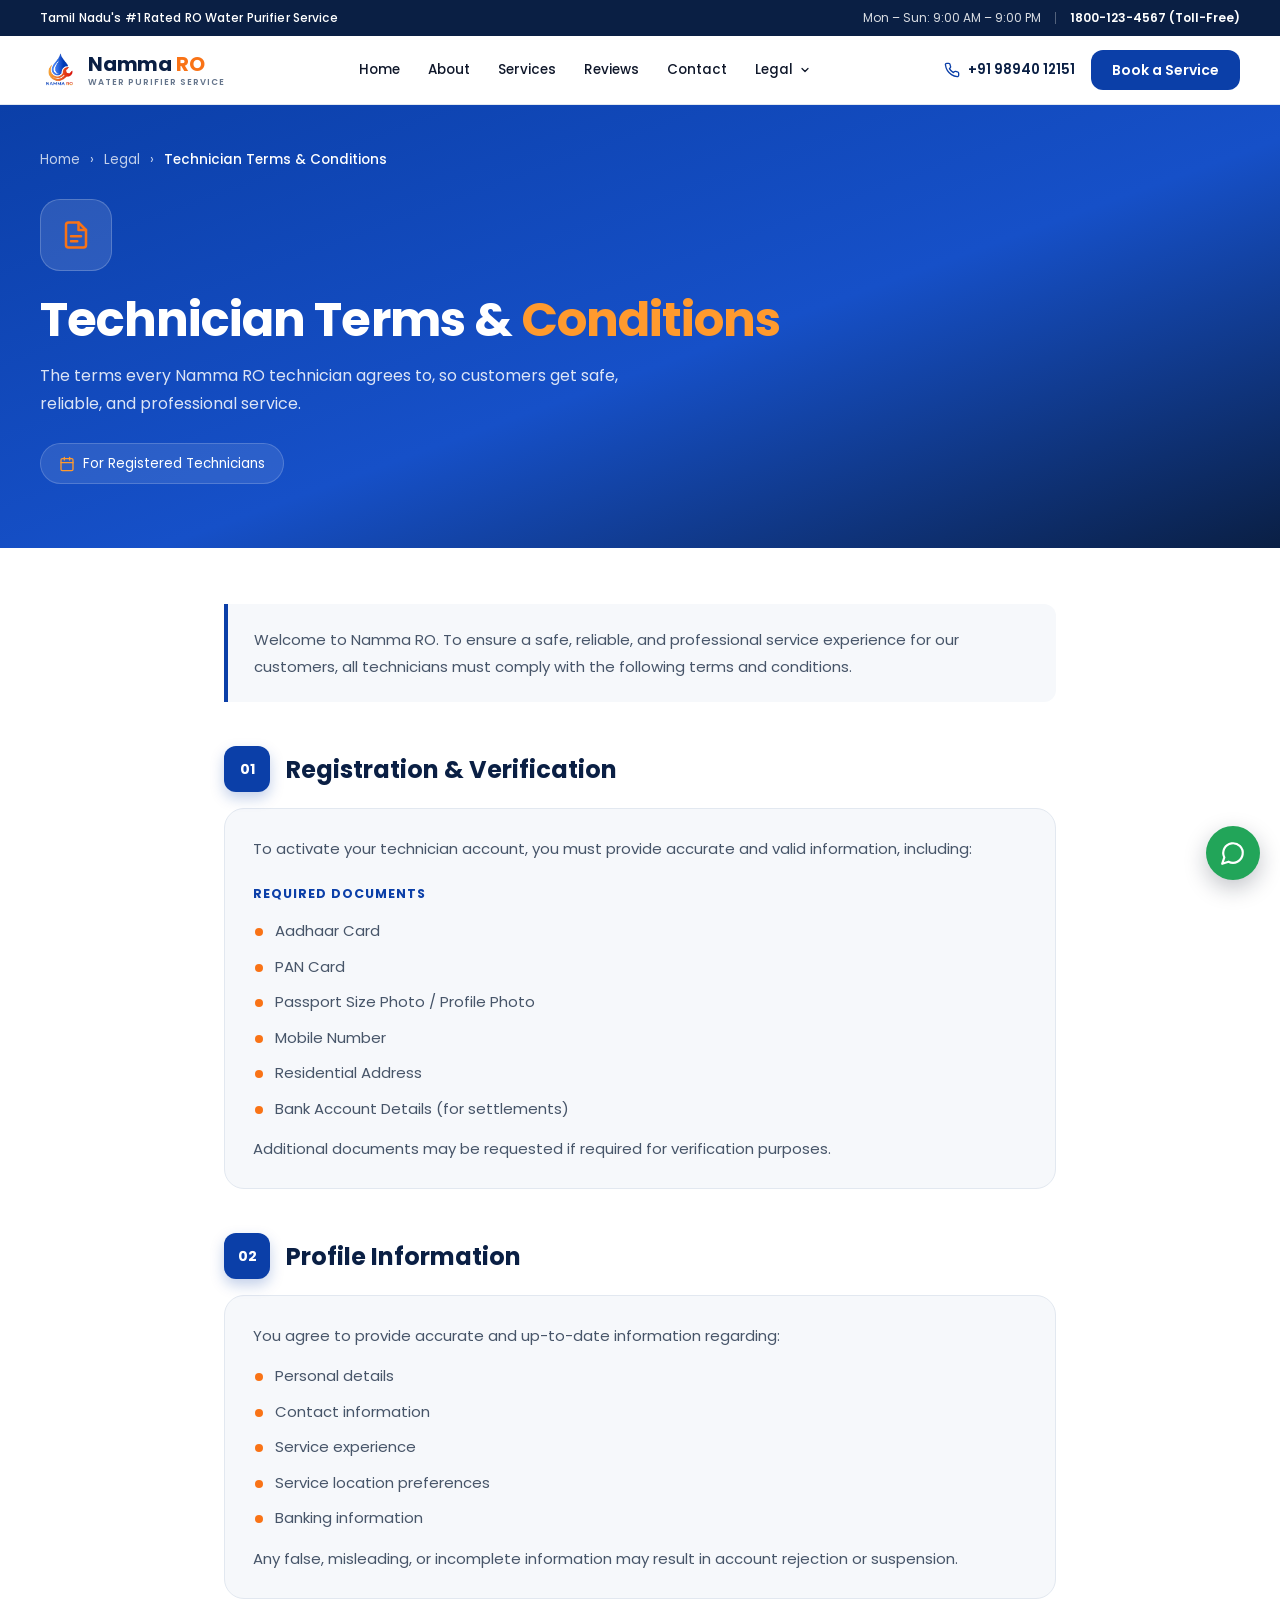
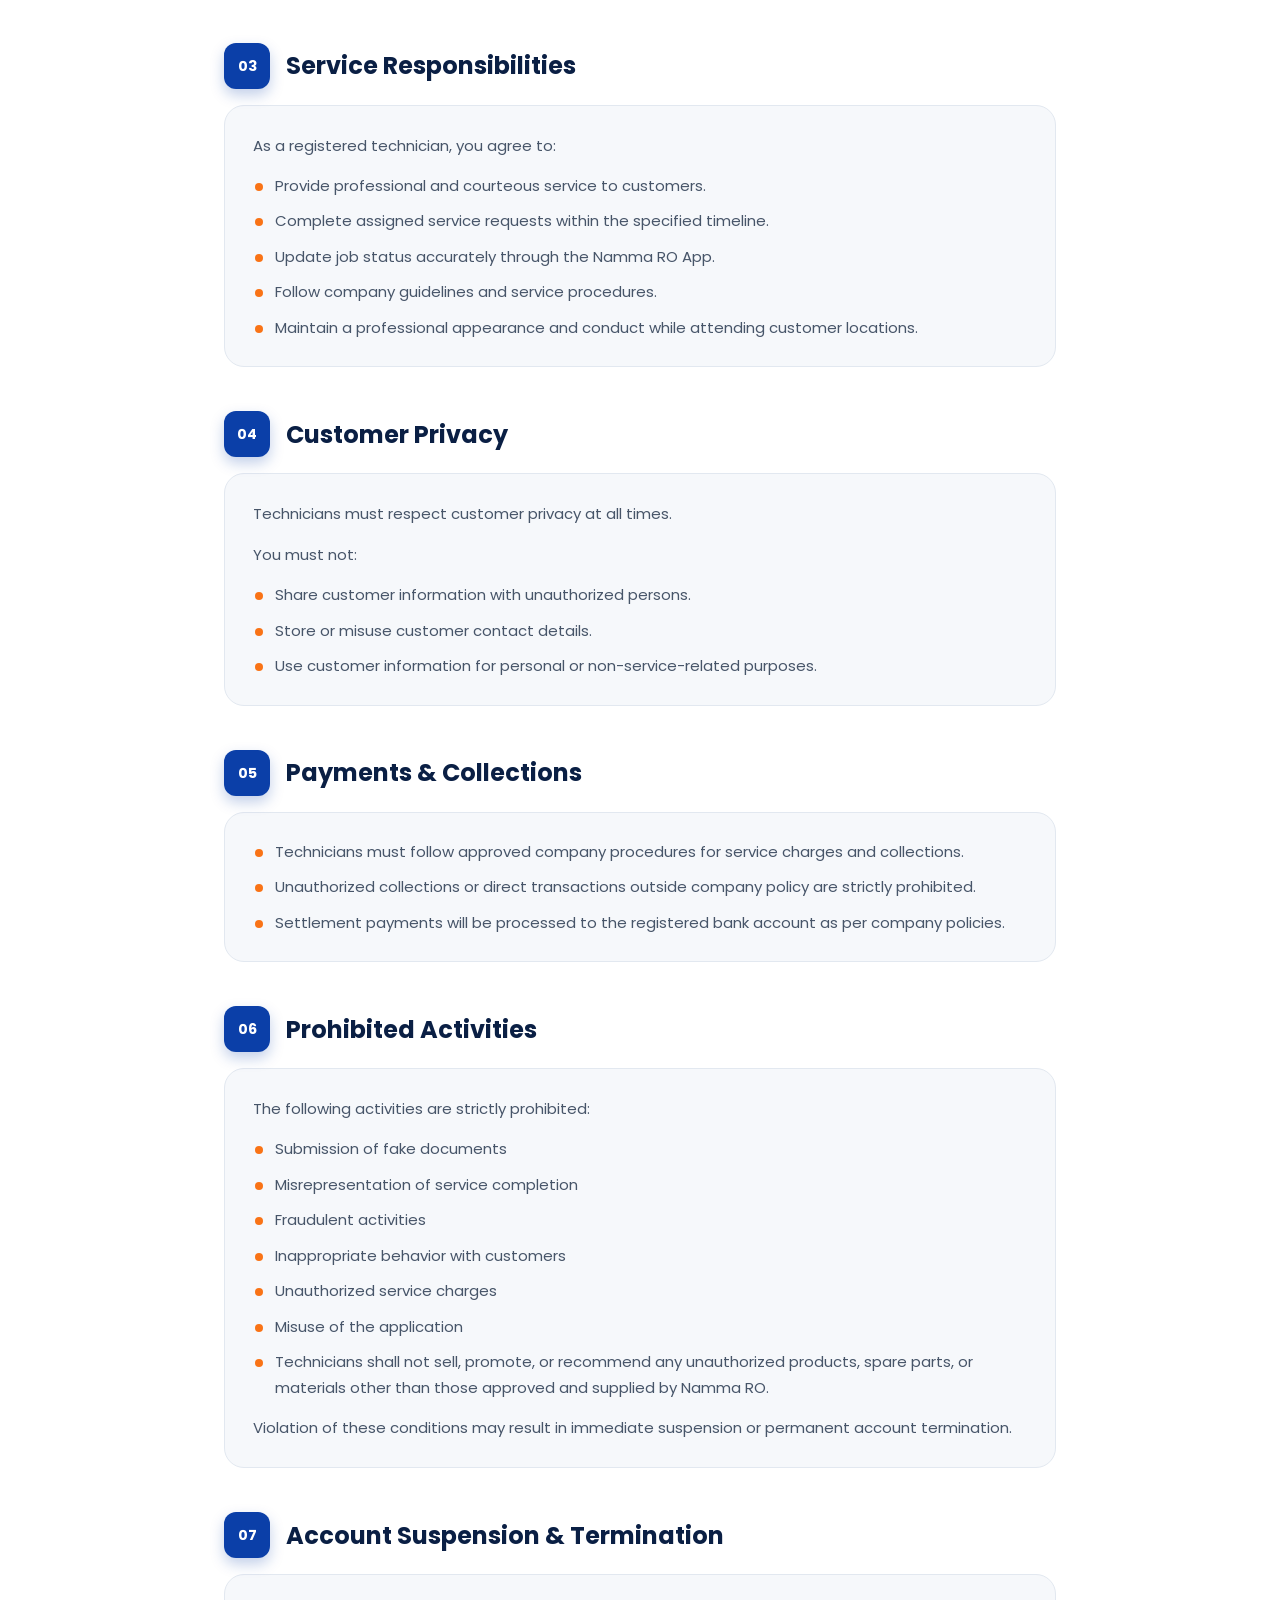
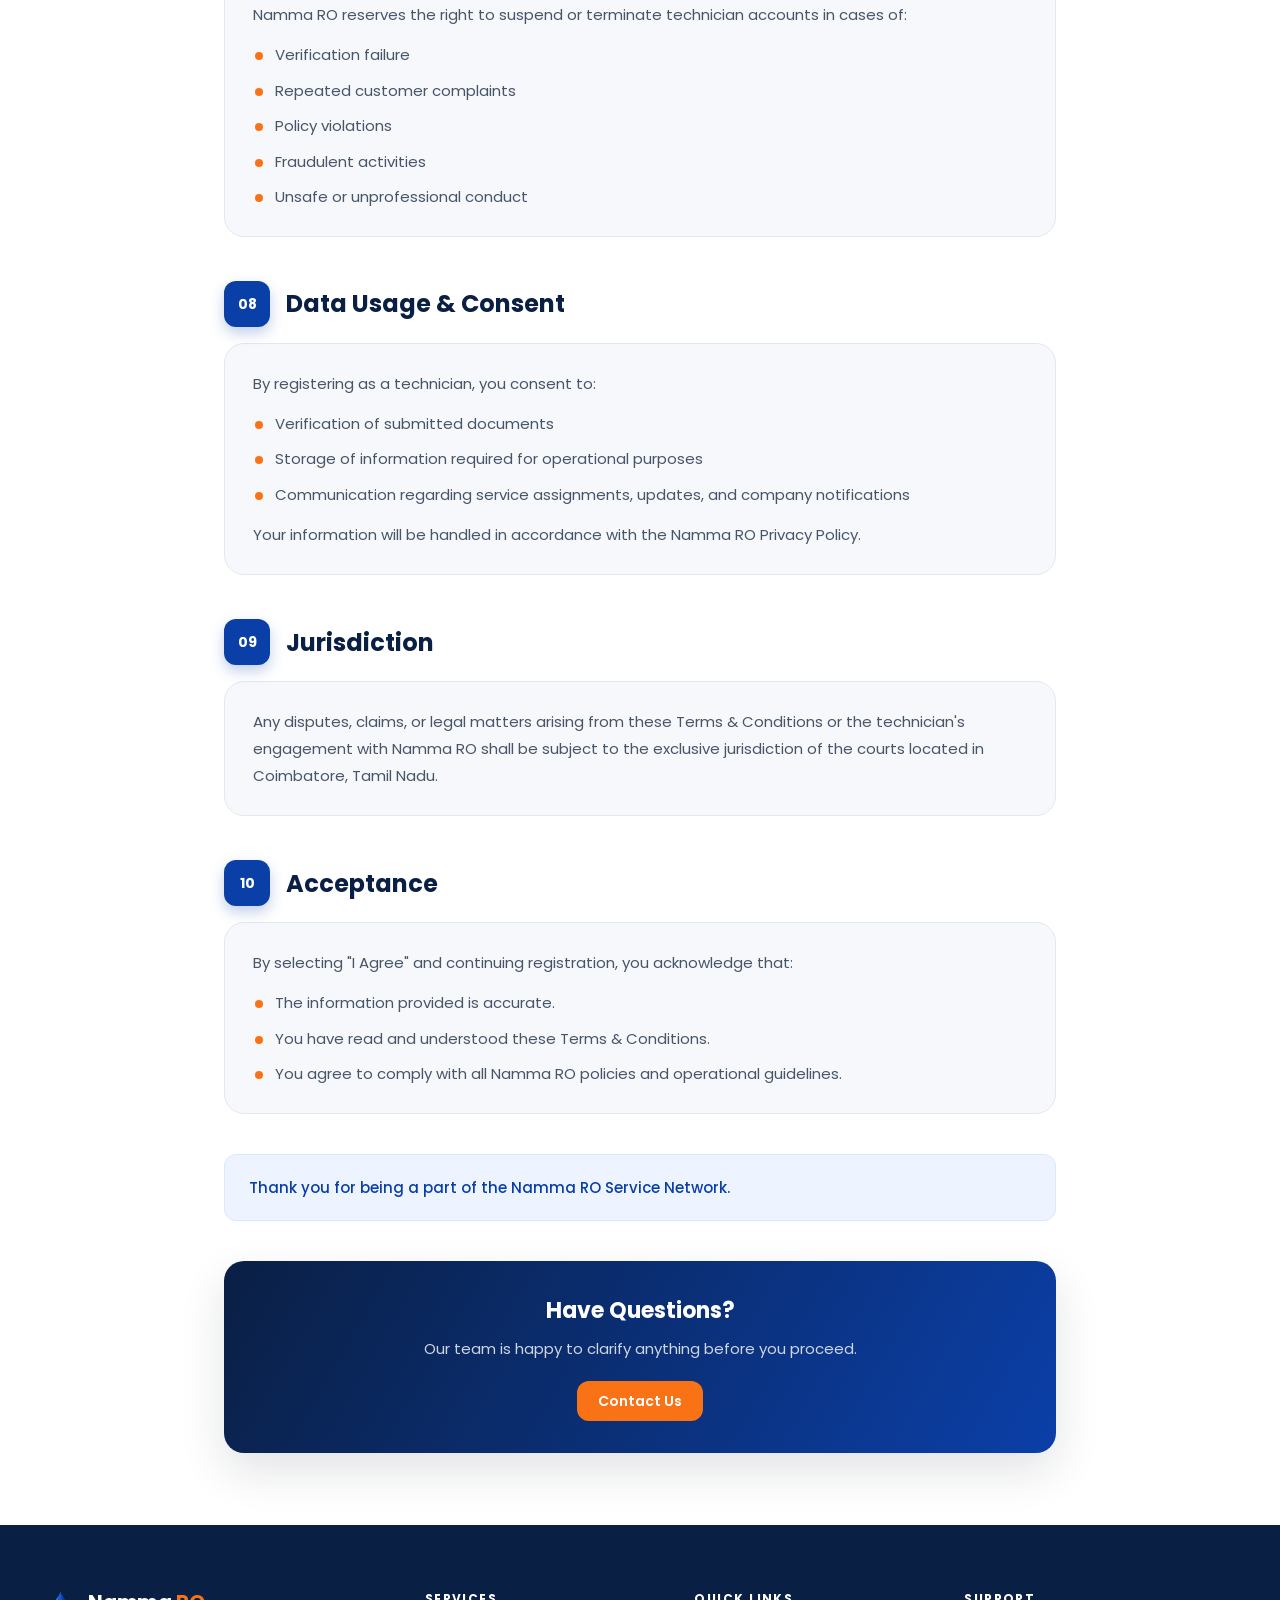
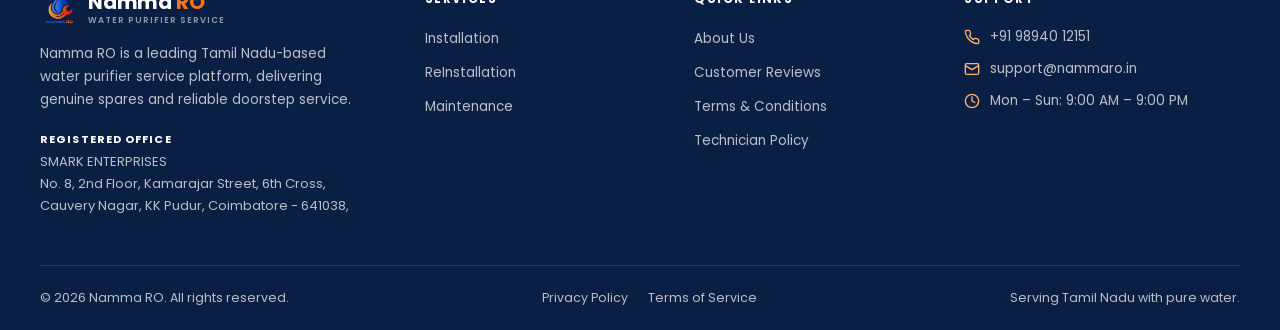
<file: legal/technician-policy.html>
<!DOCTYPE html>
<html lang="en">
<head>
  <meta charset="UTF-8">
  <meta name="viewport" content="width=device-width, initial-scale=1.0">
  <title>Technician Terms &amp; Conditions | Namma RO</title>
  <meta name="description" content="Technician Terms &amp; Conditions for Namma RO, RO water purifier service in Tamil Nadu.">
  <meta name="theme-color" content="#0a1f44">
  <link rel="icon" type="image/svg+xml" href="../assets/icons/favicon.svg">
  <link rel="preconnect" href="https://fonts.googleapis.com">
  <link rel="preconnect" href="https://fonts.gstatic.com" crossorigin>
  <link href="https://fonts.googleapis.com/css2?family=Poppins:wght@400;500;600;700;800&display=swap" rel="stylesheet">
  <link rel="stylesheet" href="../css/base.css">
  <link rel="stylesheet" href="../css/components.css">
  <link rel="stylesheet" href="../css/sections.css">
  <link rel="stylesheet" href="../css/legal.css">
</head>
<body>
  <a class="skip-link" href="#main">Skip to main content</a>

  <div class="announcement">
    <div class="container announcement__inner">
      <p class="announcement__text">Tamil Nadu's #1 Rated RO Water Purifier Service</p>
      <div class="announcement__meta">
        <span>Mon &ndash; Sun: 9:00 AM &ndash; 9:00 PM</span>
        <span class="announcement__divider" aria-hidden="true"></span>
        <a href="tel:18001234567">1800-123-4567 (Toll-Free)</a>
      </div>
    </div>
  </div>

  <header class="site-header" id="top">
    <div class="container site-header__inner">
      <a class="logo" href="../index.html" aria-label="Namma RO, home">
        <img src="../assets/images/logo.png" width="38" height="38" alt="">
        <span class="logo__text">
          <span class="logo__name">Namma <em>RO</em></span>
          <span class="logo__tag">Water Purifier Service</span>
        </span>
      </a>
      <nav class="nav" id="primary-nav" aria-label="Primary">
        <ul class="nav__list">
          <li><a class="nav__link" href="../index.html#top">Home</a></li>
          <li><a class="nav__link" href="../index.html#about">About</a></li>
          <li><a class="nav__link" href="../index.html#services">Services</a></li>
          <li><a class="nav__link" href="../index.html#reviews">Reviews</a></li>
          <li><a class="nav__link" href="../index.html#contact">Contact</a></li>
          <li class="nav__item--dropdown">
            <button class="nav__link" type="button" aria-expanded="false" aria-controls="legal-menu" data-dropdown-toggle>
              Legal
              <svg class="nav__chevron" viewBox="0 0 24 24" fill="none" stroke="currentColor" stroke-width="2.5" stroke-linecap="round" stroke-linejoin="round" aria-hidden="true"><path d="m6 9 6 6 6-6"/></svg>
            </button>
            <ul class="dropdown" id="legal-menu">
              <li><a href="/legal/privacy-policy.html">Privacy Policy</a></li>
              <li><a href="/legal/terms-and-conditions.html">Terms &amp; Conditions</a></li>
              <li><a href="/legal/technician-policy.html">Technician Policy</a></li>
            </ul>
          </li>
        </ul>
        <div class="nav__mobile-cta">
          <a class="btn btn--primary btn--block" href="../index.html#contact">Book a Service</a>
        </div>
      </nav>
      <div class="site-header__actions">
        <a class="header-phone" href="tel:+919876543210" aria-label="Call us on +91 98765 43210"><svg viewBox="0 0 24 24" width="16" height="16" fill="none" stroke="currentColor" stroke-width="2" stroke-linecap="round" stroke-linejoin="round" aria-hidden="true"><path d="M22 16.92v3a2 2 0 0 1-2.18 2 19.79 19.79 0 0 1-8.63-3.07 19.5 19.5 0 0 1-6-6 19.79 19.79 0 0 1-3.07-8.67A2 2 0 0 1 4.11 2h3a2 2 0 0 1 2 1.72 12.84 12.84 0 0 0 .7 2.81 2 2 0 0 1-.45 2.11L8.09 9.91a16 16 0 0 0 6 6l1.27-1.27a2 2 0 0 1 2.11-.45 12.84 12.84 0 0 0 2.81.7A2 2 0 0 1 22 16.92z"/></svg><span>+91 98940 12151</span></a>
        <a class="btn btn--primary" href="../index.html#contact">Book a Service</a>
        <button class="nav-toggle" type="button" aria-label="Open menu" aria-expanded="false" aria-controls="primary-nav" data-nav-toggle>
          <span class="nav-toggle__bars"></span>
        </button>
      </div>
    </div>
  </header>

  <main id="main">
    <section class="legal-hero">
      <div class="container">
        <nav class="breadcrumb" aria-label="Breadcrumb">
          <a href="../index.html">Home</a><span aria-hidden="true">&rsaquo;</span><span>Legal</span><span aria-hidden="true">&rsaquo;</span><span aria-current="page">Technician Terms &amp; Conditions</span>
        </nav>
        <span class="legal-hero__icon" aria-hidden="true"><svg viewBox="0 0 24 24" width="30" height="30" fill="none" stroke="currentColor" stroke-width="2" stroke-linecap="round" stroke-linejoin="round" aria-hidden="true"><path d="M14 2H6a2 2 0 0 0-2 2v16a2 2 0 0 0 2 2h12a2 2 0 0 0 2-2V8z"/><path d="M14 2v6h6M8 13h8M8 17h5"/></svg></span>
        <h1 class="legal-hero__title">Technician Terms &amp; <span>Conditions</span></h1>
        <p class="legal-hero__lead">The terms every Namma RO technician agrees to, so customers get safe, reliable, and professional service.</p>
        <ul class="legal-hero__pills"><li><svg viewBox="0 0 24 24" width="16" height="16" fill="none" stroke="currentColor" stroke-width="2" stroke-linecap="round" stroke-linejoin="round" aria-hidden="true"><rect x="3" y="4" width="18" height="18" rx="2"/><path d="M16 2v4M8 2v4M3 10h18"/></svg>For Registered Technicians</li></ul>
      </div>
    </section>

    <section class="legal-body">
      <div class="container legal-body__inner">
        <div class="legal-note"><p>Welcome to Namma RO. To ensure a safe, reliable, and professional service experience for our customers, all technicians must comply with the following terms and conditions.</p></div>

        <section class="legal-section" aria-labelledby="s1">
          <div class="legal-section__head"><span class="legal-section__num" aria-hidden="true">01</span><h2 id="s1">Registration &amp; Verification</h2></div>
          <div class="legal-card">
<p>To activate your technician account, you must provide accurate and valid information, including:</p>
<h3>Required Documents</h3>
<ul class="legal-list"><li>Aadhaar Card</li><li>PAN Card</li><li>Passport Size Photo / Profile Photo</li><li>Mobile Number</li><li>Residential Address</li><li>Bank Account Details (for settlements)</li></ul>
<p>Additional documents may be requested if required for verification purposes.</p>
          </div>
        </section>

        <section class="legal-section" aria-labelledby="s2">
          <div class="legal-section__head"><span class="legal-section__num" aria-hidden="true">02</span><h2 id="s2">Profile Information</h2></div>
          <div class="legal-card">
<p>You agree to provide accurate and up-to-date information regarding:</p>
<ul class="legal-list"><li>Personal details</li><li>Contact information</li><li>Service experience</li><li>Service location preferences</li><li>Banking information</li></ul>
<p>Any false, misleading, or incomplete information may result in account rejection or suspension.</p>
          </div>
        </section>

        <section class="legal-section" aria-labelledby="s3">
          <div class="legal-section__head"><span class="legal-section__num" aria-hidden="true">03</span><h2 id="s3">Service Responsibilities</h2></div>
          <div class="legal-card">
<p>As a registered technician, you agree to:</p>
<ul class="legal-list"><li>Provide professional and courteous service to customers.</li><li>Complete assigned service requests within the specified timeline.</li><li>Update job status accurately through the Namma RO App.</li><li>Follow company guidelines and service procedures.</li><li>Maintain a professional appearance and conduct while attending customer locations.</li></ul>
          </div>
        </section>

        <section class="legal-section" aria-labelledby="s4">
          <div class="legal-section__head"><span class="legal-section__num" aria-hidden="true">04</span><h2 id="s4">Customer Privacy</h2></div>
          <div class="legal-card">
<p>Technicians must respect customer privacy at all times.</p>
<p>You must not:</p>
<ul class="legal-list"><li>Share customer information with unauthorized persons.</li><li>Store or misuse customer contact details.</li><li>Use customer information for personal or non-service-related purposes.</li></ul>
          </div>
        </section>

        <section class="legal-section" aria-labelledby="s5">
          <div class="legal-section__head"><span class="legal-section__num" aria-hidden="true">05</span><h2 id="s5">Payments &amp; Collections</h2></div>
          <div class="legal-card">
<ul class="legal-list"><li>Technicians must follow approved company procedures for service charges and collections.</li><li>Unauthorized collections or direct transactions outside company policy are strictly prohibited.</li><li>Settlement payments will be processed to the registered bank account as per company policies.</li></ul>
          </div>
        </section>

        <section class="legal-section" aria-labelledby="s6">
          <div class="legal-section__head"><span class="legal-section__num" aria-hidden="true">06</span><h2 id="s6">Prohibited Activities</h2></div>
          <div class="legal-card">
<p>The following activities are strictly prohibited:</p>
<ul class="legal-list"><li>Submission of fake documents</li><li>Misrepresentation of service completion</li><li>Fraudulent activities</li><li>Inappropriate behavior with customers</li><li>Unauthorized service charges</li><li>Misuse of the application</li><li>Technicians shall not sell, promote, or recommend any unauthorized products, spare parts, or materials other than those approved and supplied by Namma RO.</li></ul>
<p>Violation of these conditions may result in immediate suspension or permanent account termination.</p>
          </div>
        </section>

        <section class="legal-section" aria-labelledby="s7">
          <div class="legal-section__head"><span class="legal-section__num" aria-hidden="true">07</span><h2 id="s7">Account Suspension &amp; Termination</h2></div>
          <div class="legal-card">
<p>Namma RO reserves the right to suspend or terminate technician accounts in cases of:</p>
<ul class="legal-list"><li>Verification failure</li><li>Repeated customer complaints</li><li>Policy violations</li><li>Fraudulent activities</li><li>Unsafe or unprofessional conduct</li></ul>
          </div>
        </section>

        <section class="legal-section" aria-labelledby="s8">
          <div class="legal-section__head"><span class="legal-section__num" aria-hidden="true">08</span><h2 id="s8">Data Usage &amp; Consent</h2></div>
          <div class="legal-card">
<p>By registering as a technician, you consent to:</p>
<ul class="legal-list"><li>Verification of submitted documents</li><li>Storage of information required for operational purposes</li><li>Communication regarding service assignments, updates, and company notifications</li></ul>
<p>Your information will be handled in accordance with the Namma RO Privacy Policy.</p>
          </div>
        </section>

        <section class="legal-section" aria-labelledby="s9">
          <div class="legal-section__head"><span class="legal-section__num" aria-hidden="true">09</span><h2 id="s9">Jurisdiction</h2></div>
          <div class="legal-card">
<p>Any disputes, claims, or legal matters arising from these Terms &amp; Conditions or the technician's engagement with Namma RO shall be subject to the exclusive jurisdiction of the courts located in Coimbatore, Tamil Nadu.</p>
          </div>
        </section>

        <section class="legal-section" aria-labelledby="s10">
          <div class="legal-section__head"><span class="legal-section__num" aria-hidden="true">10</span><h2 id="s10">Acceptance</h2></div>
          <div class="legal-card">
<p>By selecting "I Agree" and continuing registration, you acknowledge that:</p>
<ul class="legal-list"><li>The information provided is accurate.</li><li>You have read and understood these Terms &amp; Conditions.</li><li>You agree to comply with all Namma RO policies and operational guidelines.</li></ul>
          </div>
        </section>

        <p class="legal-closing">Thank you for being a part of the Namma RO Service Network.</p>

        <div class="legal-help">
          <h2>Have Questions?</h2>
          <p>Our team is happy to clarify anything before you proceed.</p>
          <a class="btn btn--accent" href="../index.html#contact">Contact Us</a>
        </div>
      </div>
    </section>
  </main>

  <footer class="footer">
    <div class="container">
      <div class="footer__grid">
        <div class="footer__brand">
          <a class="logo" href="../index.html" aria-label="Namma RO, home">
            <img src="../assets/images/logo.png" width="38" height="38" alt="" loading="lazy">
            <span class="logo__text"><span class="logo__name">Namma <em>RO</em></span><span class="logo__tag">Water Purifier Service</span></span>
          </a>
          <p class="footer__about">Namma RO is a leading Tamil Nadu-based water purifier service platform, delivering genuine spares and reliable doorstep service.</p>
         <address class="footer__address">
                        <strong>Registered Office</strong>
                        SMARK ENTERPRISES <br>
                        No. 8, 2nd Floor, Kamarajar Street, 
                        6th Cross, <br>Cauvery Nagar, 
                        KK Pudur, Coimbatore - 641038,
                       
                    </address>
        </div>
        <nav class="footer__col" aria-label="Services">
          <h2 class="footer__heading">Services</h2>
          <ul>
                        <li><a href="/#services">Installation</a></li>
                        <li><a href="/#services">ReInstallation</a></li>
                        <li><a href="/#services">Maintenance</a></li>
                    </ul>
        </nav>
        <nav class="footer__col" aria-label="Quick links">
          <h2 class="footer__heading">Quick Links</h2>
          <ul>
            <li><a href="../index.html#about">About Us</a></li>
            <li><a href="../index.html#reviews">Customer Reviews</a></li>
            <li><a href="terms-and-conditions.html">Terms &amp; Conditions</a></li>
            <li><a href="technician-policy.html">Technician Policy</a></li>
          </ul>
        </nav>
        <div class="footer__col">
          <h2 class="footer__heading">Support</h2>
          <ul class="footer__contact">
            <li><svg viewBox="0 0 24 24" width="16" height="16" fill="none" stroke="currentColor" stroke-width="2" stroke-linecap="round" stroke-linejoin="round" aria-hidden="true"><path d="M22 16.92v3a2 2 0 0 1-2.18 2 19.79 19.79 0 0 1-8.63-3.07 19.5 19.5 0 0 1-6-6 19.79 19.79 0 0 1-3.07-8.67A2 2 0 0 1 4.11 2h3a2 2 0 0 1 2 1.72 12.84 12.84 0 0 0 .7 2.81 2 2 0 0 1-.45 2.11L8.09 9.91a16 16 0 0 0 6 6l1.27-1.27a2 2 0 0 1 2.11-.45 12.84 12.84 0 0 0 2.81.7A2 2 0 0 1 22 16.92z"/></svg><a href="tel:+919894012151">+91 98940 12151</a></li>
            <li><svg viewBox="0 0 24 24" width="16" height="16" fill="none" stroke="currentColor" stroke-width="2" stroke-linecap="round" stroke-linejoin="round" aria-hidden="true"><rect x="2" y="4" width="20" height="16" rx="2"/><path d="m22 7-10 6L2 7"/></svg><a href="mailto:support@nammaro.in">support@nammaro.in</a></li>
            <li><svg viewBox="0 0 24 24" width="16" height="16" fill="none" stroke="currentColor" stroke-width="2" stroke-linecap="round" stroke-linejoin="round" aria-hidden="true"><circle cx="12" cy="12" r="10"/><path d="M12 6v6l4 2"/></svg><span>Mon &ndash; Sun: 9:00 AM &ndash; 9:00 PM</span></li>
          </ul>
        </div>
      </div>
      <div class="footer__bottom">
        <p>&copy; <span data-year>2026</span> Namma RO. All rights reserved.</p>
        <ul class="footer__legal">
          <li><a href="privacy-policy.html">Privacy Policy</a></li>
          <li><a href="terms-and-conditions.html">Terms of Service</a></li>
        </ul>
        <p>Serving Tamil Nadu with pure water.</p>
      </div>
    </div>
  </footer>

  <a class="fab fab--top" href="#top" aria-label="Back to top" data-scroll-top>
    <svg viewBox="0 0 24 24" width="20" height="20" fill="none" stroke="currentColor" stroke-width="2.5" stroke-linecap="round" stroke-linejoin="round" aria-hidden="true"><path d="m18 15-6-6-6 6"/></svg>
  </a>
  <a class="fab fab--whatsapp" href="https://wa.me/919876543210" target="_blank" rel="noopener noreferrer" aria-label="Chat with Namma RO on WhatsApp">
    <svg viewBox="0 0 24 24" width="26" height="26" fill="none" stroke="currentColor" stroke-width="2" stroke-linecap="round" stroke-linejoin="round" aria-hidden="true"><path d="M7.9 20A9 9 0 1 0 4 16.1L2 22Z"/></svg>
  </a>
  <script src="../js/script.js" defer></script>
</body>
</html>
</file>
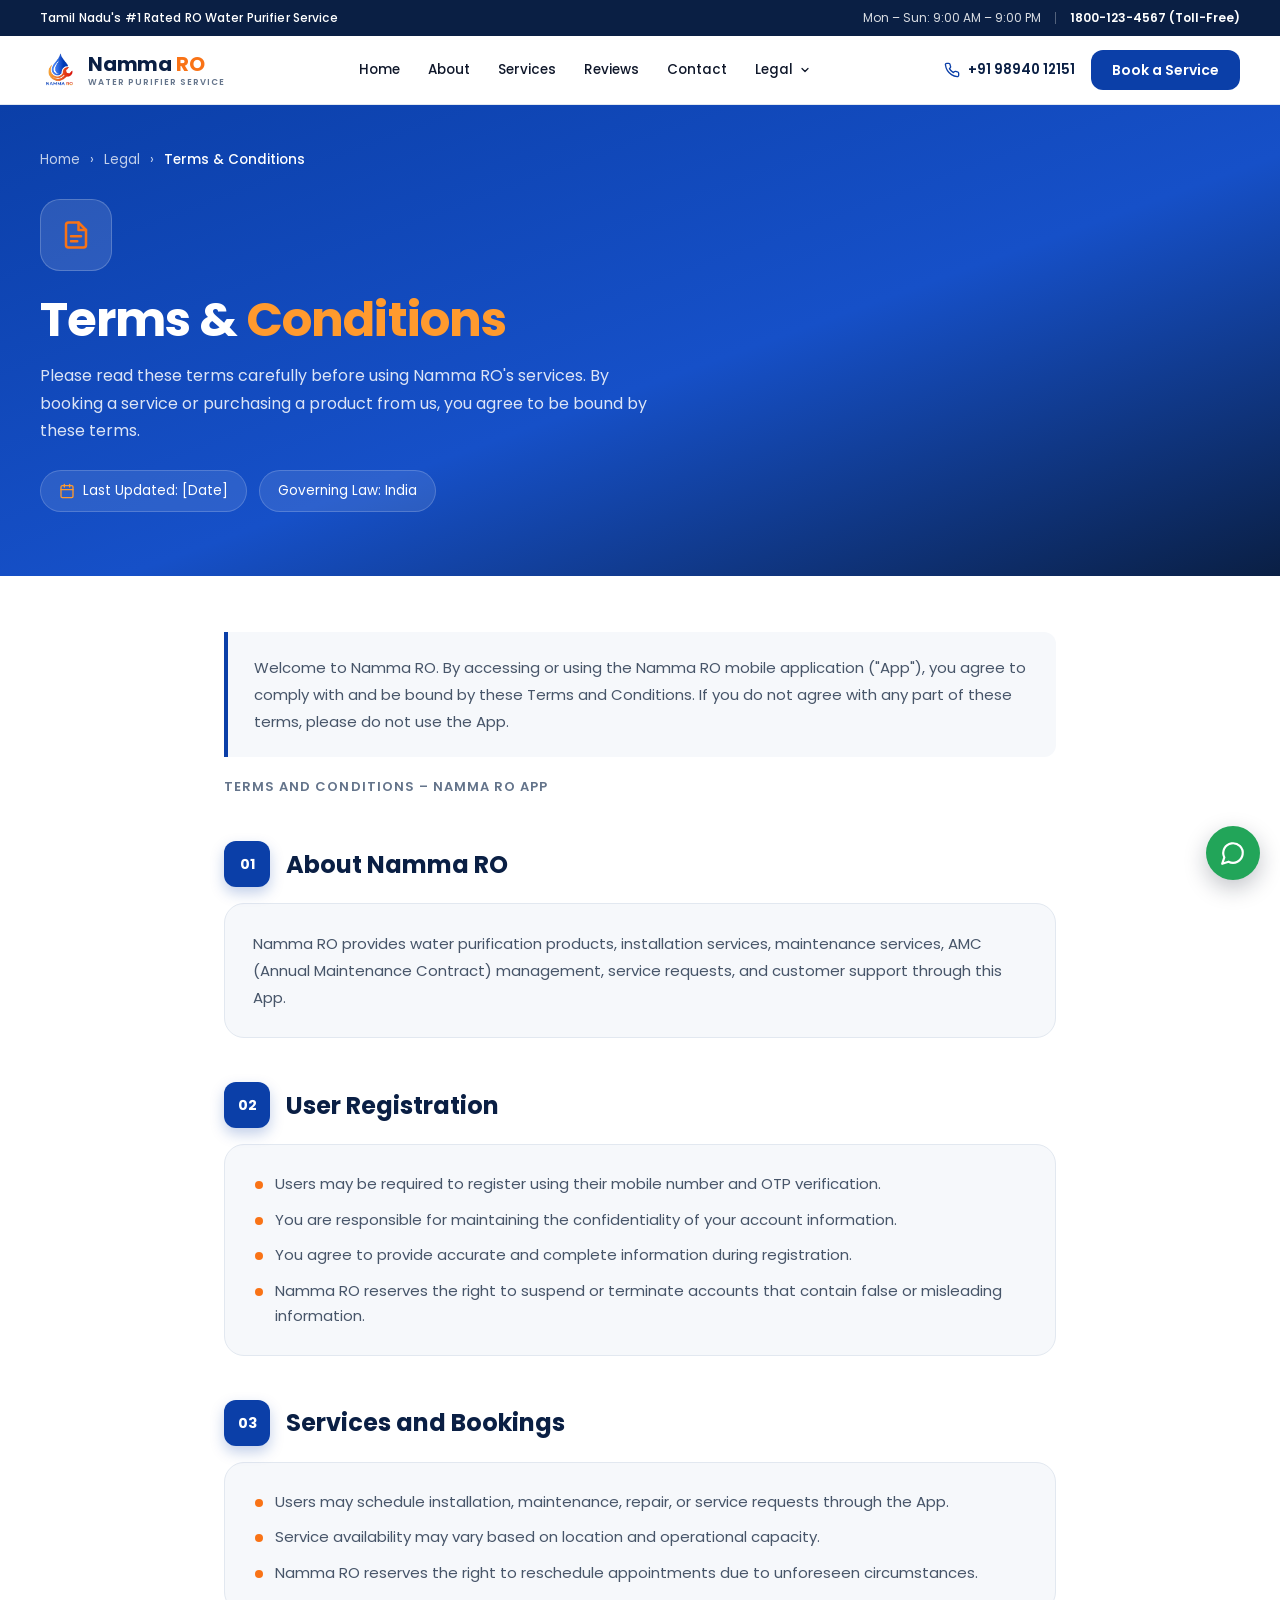
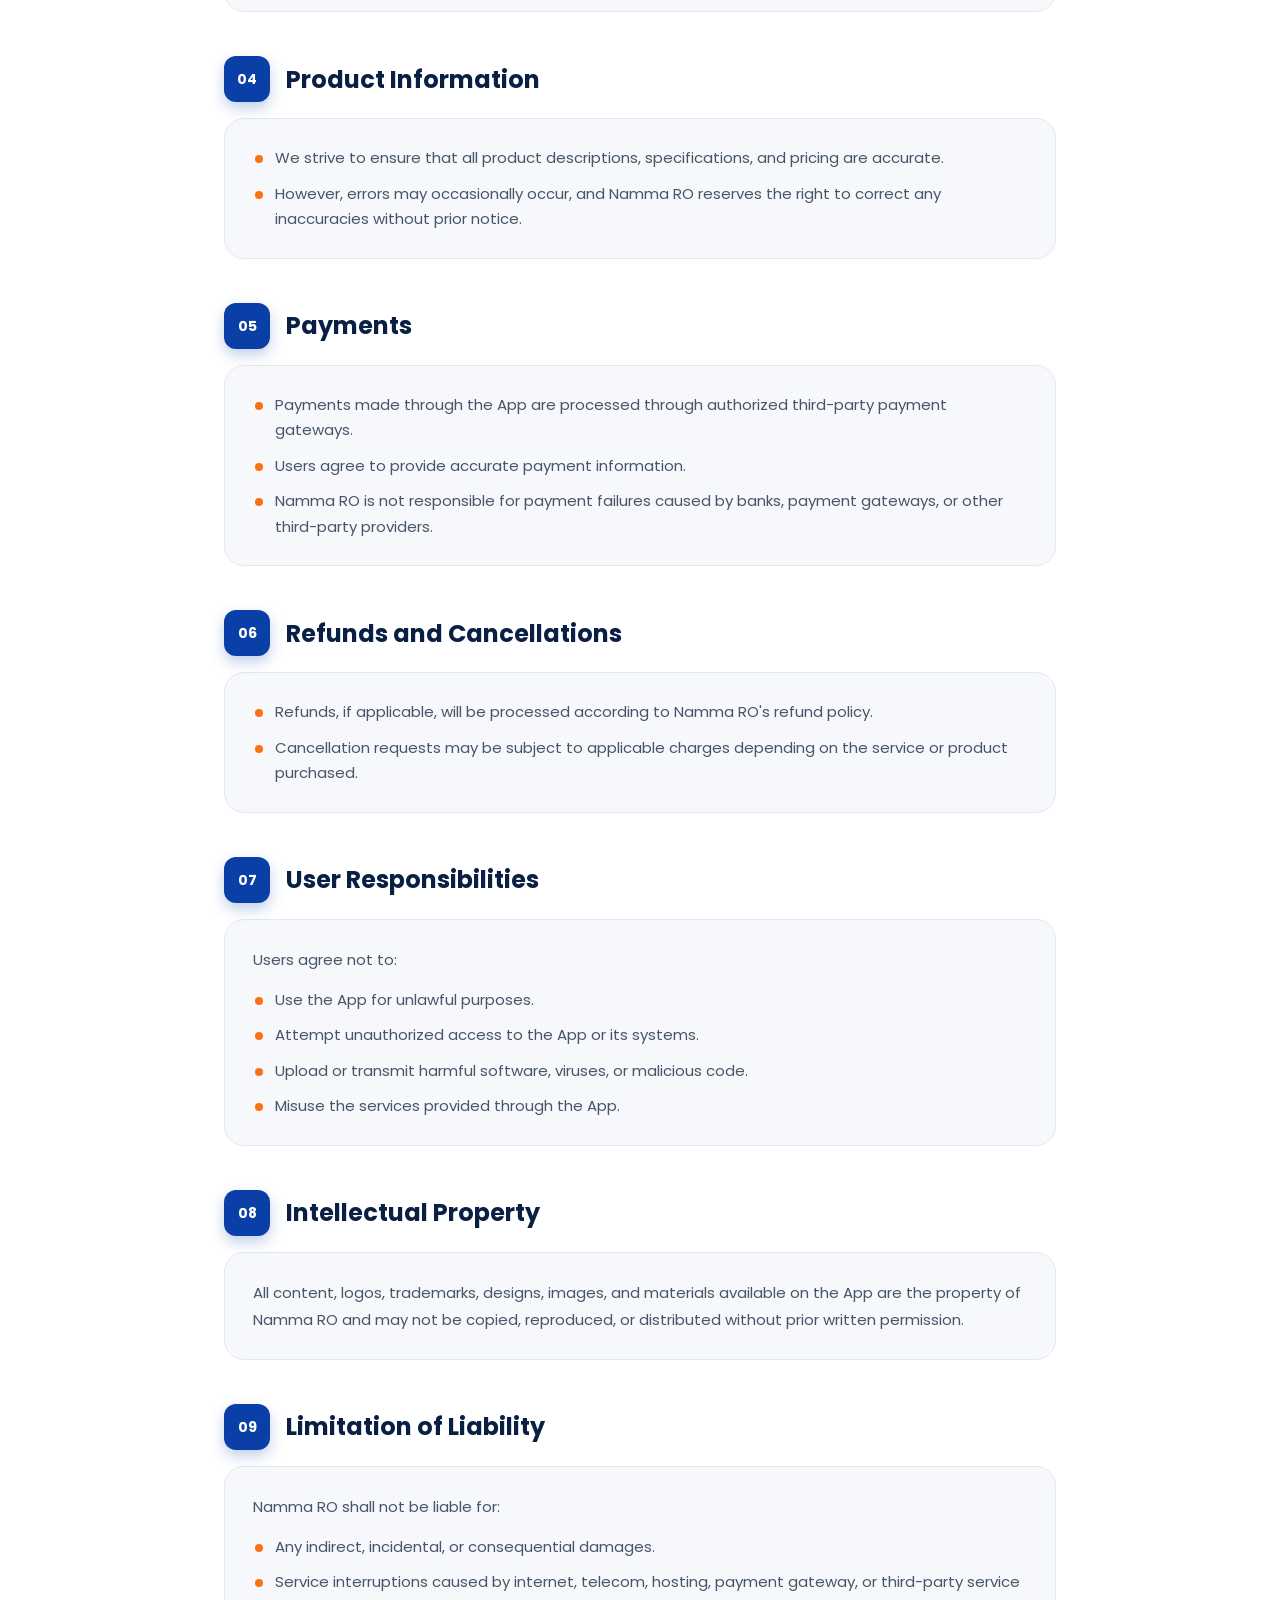
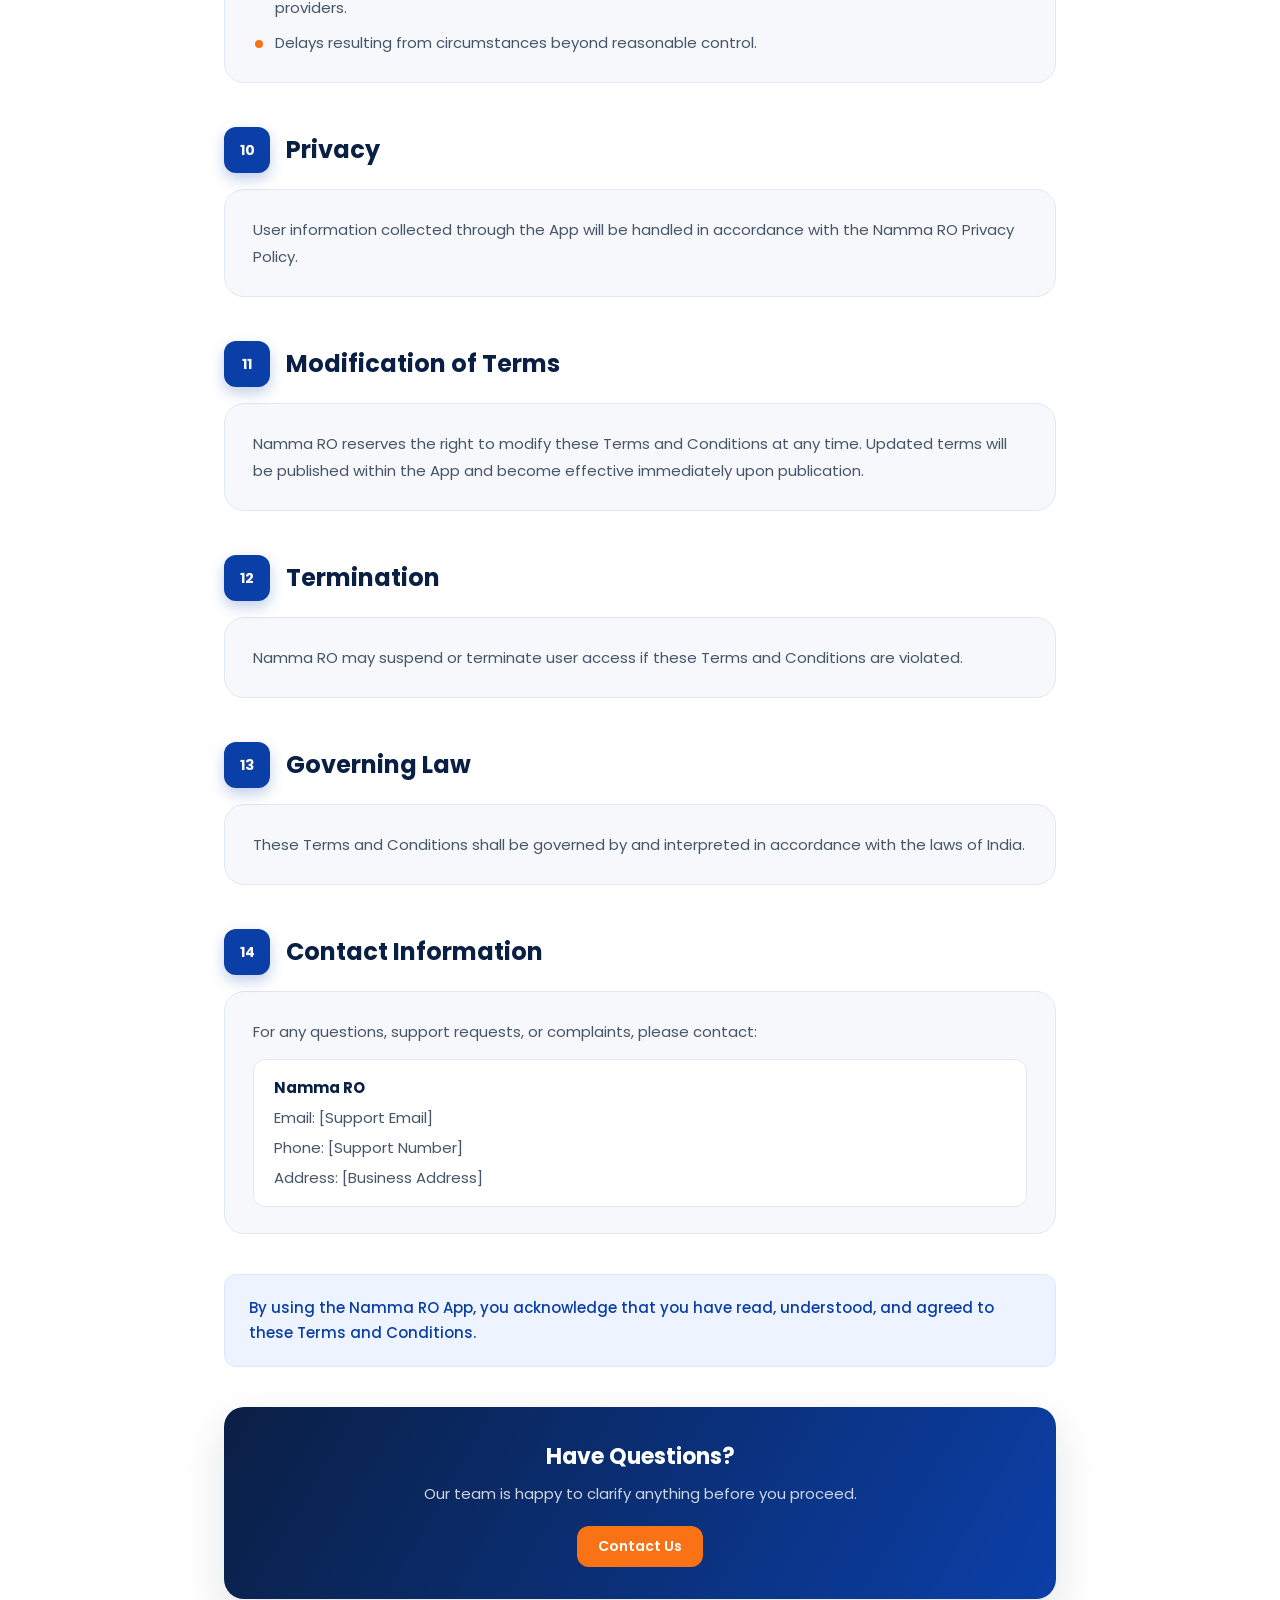
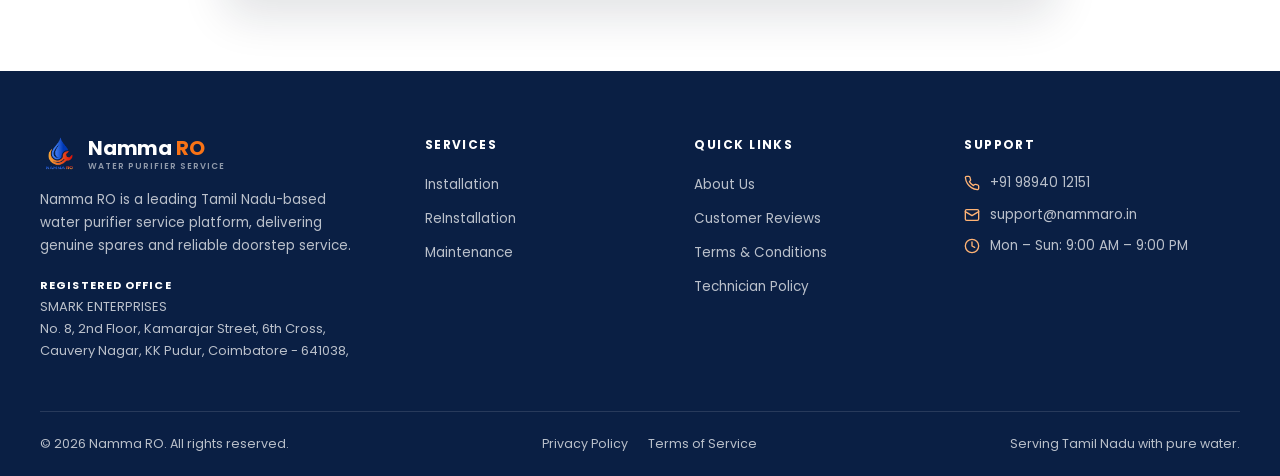
<file: legal/terms-and-conditions.html>
<!DOCTYPE html>
<html lang="en">
<head>
  <meta charset="UTF-8">
  <meta name="viewport" content="width=device-width, initial-scale=1.0">
  <title>Terms &amp; Conditions | Namma RO</title>
  <meta name="description" content="Terms &amp; Conditions for Namma RO, RO water purifier service in Tamil Nadu.">
  <meta name="theme-color" content="#0a1f44">
  <link rel="icon" type="image/svg+xml" href="../assets/icons/favicon.svg">
  <link rel="preconnect" href="https://fonts.googleapis.com">
  <link rel="preconnect" href="https://fonts.gstatic.com" crossorigin>
  <link href="https://fonts.googleapis.com/css2?family=Poppins:wght@400;500;600;700;800&display=swap" rel="stylesheet">
  <link rel="stylesheet" href="../css/base.css">
  <link rel="stylesheet" href="../css/components.css">
  <link rel="stylesheet" href="../css/sections.css">
  <link rel="stylesheet" href="../css/legal.css">
</head>
<body>
  <a class="skip-link" href="#main">Skip to main content</a>

  <div class="announcement">
    <div class="container announcement__inner">
      <p class="announcement__text">Tamil Nadu's #1 Rated RO Water Purifier Service</p>
      <div class="announcement__meta">
        <span>Mon &ndash; Sun: 9:00 AM &ndash; 9:00 PM</span>
        <span class="announcement__divider" aria-hidden="true"></span>
        <a href="tel:18001234567">1800-123-4567 (Toll-Free)</a>
      </div>
    </div>
  </div>

  <header class="site-header" id="top">
    <div class="container site-header__inner">
      <a class="logo" href="../index.html" aria-label="Namma RO, home">
        <img src="../assets/images/logo.png" width="38" height="38" alt="">
        <span class="logo__text">
          <span class="logo__name">Namma <em>RO</em></span>
          <span class="logo__tag">Water Purifier Service</span>
        </span>
      </a>
      <nav class="nav" id="primary-nav" aria-label="Primary">
        <ul class="nav__list">
          <li><a class="nav__link" href="../index.html#top">Home</a></li>
          <li><a class="nav__link" href="../index.html#about">About</a></li>
          <li><a class="nav__link" href="../index.html#services">Services</a></li>
          <li><a class="nav__link" href="../index.html#reviews">Reviews</a></li>
          <li><a class="nav__link" href="../index.html#contact">Contact</a></li>
          <li class="nav__item--dropdown">
            <button class="nav__link" type="button" aria-expanded="false" aria-controls="legal-menu" data-dropdown-toggle>
              Legal
              <svg class="nav__chevron" viewBox="0 0 24 24" fill="none" stroke="currentColor" stroke-width="2.5" stroke-linecap="round" stroke-linejoin="round" aria-hidden="true"><path d="m6 9 6 6 6-6"/></svg>
            </button>
            <ul class="dropdown" id="legal-menu">
              <li><a href="privacy-policy.html">Privacy Policy</a></li>
              <li><a href="terms-and-conditions.html">Terms &amp; Conditions</a></li>
              <li><a href="technician-policy.html">Technician Policy</a></li>
            </ul>
          </li>
        </ul>
        <div class="nav__mobile-cta">
          <a class="btn btn--primary btn--block" href="../index.html#contact">Book a Service</a>
        </div>
      </nav>
      <div class="site-header__actions">
        <a class="header-phone" href="tel:+919876543210" aria-label="Call us on +91 98765 43210"><svg viewBox="0 0 24 24" width="16" height="16" fill="none" stroke="currentColor" stroke-width="2" stroke-linecap="round" stroke-linejoin="round" aria-hidden="true"><path d="M22 16.92v3a2 2 0 0 1-2.18 2 19.79 19.79 0 0 1-8.63-3.07 19.5 19.5 0 0 1-6-6 19.79 19.79 0 0 1-3.07-8.67A2 2 0 0 1 4.11 2h3a2 2 0 0 1 2 1.72 12.84 12.84 0 0 0 .7 2.81 2 2 0 0 1-.45 2.11L8.09 9.91a16 16 0 0 0 6 6l1.27-1.27a2 2 0 0 1 2.11-.45 12.84 12.84 0 0 0 2.81.7A2 2 0 0 1 22 16.92z"/></svg><span>+91 98940 12151</span></a>
        <a class="btn btn--primary" href="../index.html#contact">Book a Service</a>
        <button class="nav-toggle" type="button" aria-label="Open menu" aria-expanded="false" aria-controls="primary-nav" data-nav-toggle>
          <span class="nav-toggle__bars"></span>
        </button>
      </div>
    </div>
  </header>

  <main id="main">
    <section class="legal-hero">
      <div class="container">
        <nav class="breadcrumb" aria-label="Breadcrumb">
          <a href="../index.html">Home</a><span aria-hidden="true">&rsaquo;</span><span>Legal</span><span aria-hidden="true">&rsaquo;</span><span aria-current="page">Terms &amp; Conditions</span>
        </nav>
        <span class="legal-hero__icon" aria-hidden="true"><svg viewBox="0 0 24 24" width="30" height="30" fill="none" stroke="currentColor" stroke-width="2" stroke-linecap="round" stroke-linejoin="round" aria-hidden="true"><path d="M14 2H6a2 2 0 0 0-2 2v16a2 2 0 0 0 2 2h12a2 2 0 0 0 2-2V8z"/><path d="M14 2v6h6M8 13h8M8 17h5"/></svg></span>
        <h1 class="legal-hero__title">Terms &amp; <span>Conditions</span></h1>
        <p class="legal-hero__lead">Please read these terms carefully before using Namma RO's services. By booking a service or purchasing a product from us, you agree to be bound by these terms.</p>
        <ul class="legal-hero__pills"><li><svg viewBox="0 0 24 24" width="16" height="16" fill="none" stroke="currentColor" stroke-width="2" stroke-linecap="round" stroke-linejoin="round" aria-hidden="true"><rect x="3" y="4" width="18" height="18" rx="2"/><path d="M16 2v4M8 2v4M3 10h18"/></svg>Last Updated: [Date]</li><li>Governing Law: India</li></ul>
      </div>
    </section>

    <section class="legal-body">
      <div class="container legal-body__inner">
        <div class="legal-note"><p>Welcome to Namma RO. By accessing or using the Namma RO mobile application ("App"), you agree to comply with and be bound by these Terms and Conditions. If you do not agree with any part of these terms, please do not use the App.</p></div>
        <p class="legal-doc-title">Terms and Conditions – Namma RO App</p>

        <section class="legal-section" aria-labelledby="s1">
          <div class="legal-section__head"><span class="legal-section__num" aria-hidden="true">01</span><h2 id="s1">About Namma RO</h2></div>
          <div class="legal-card">
<p>Namma RO provides water purification products, installation services, maintenance services, AMC (Annual Maintenance Contract) management, service requests, and customer support through this App.</p>
          </div>
        </section>

        <section class="legal-section" aria-labelledby="s2">
          <div class="legal-section__head"><span class="legal-section__num" aria-hidden="true">02</span><h2 id="s2">User Registration</h2></div>
          <div class="legal-card">
<ul class="legal-list"><li>Users may be required to register using their mobile number and OTP verification.</li><li>You are responsible for maintaining the confidentiality of your account information.</li><li>You agree to provide accurate and complete information during registration.</li><li>Namma RO reserves the right to suspend or terminate accounts that contain false or misleading information.</li></ul>
          </div>
        </section>

        <section class="legal-section" aria-labelledby="s3">
          <div class="legal-section__head"><span class="legal-section__num" aria-hidden="true">03</span><h2 id="s3">Services and Bookings</h2></div>
          <div class="legal-card">
<ul class="legal-list"><li>Users may schedule installation, maintenance, repair, or service requests through the App.</li><li>Service availability may vary based on location and operational capacity.</li><li>Namma RO reserves the right to reschedule appointments due to unforeseen circumstances.</li></ul>
          </div>
        </section>

        <section class="legal-section" aria-labelledby="s4">
          <div class="legal-section__head"><span class="legal-section__num" aria-hidden="true">04</span><h2 id="s4">Product Information</h2></div>
          <div class="legal-card">
<ul class="legal-list"><li>We strive to ensure that all product descriptions, specifications, and pricing are accurate.</li><li>However, errors may occasionally occur, and Namma RO reserves the right to correct any inaccuracies without prior notice.</li></ul>
          </div>
        </section>

        <section class="legal-section" aria-labelledby="s5">
          <div class="legal-section__head"><span class="legal-section__num" aria-hidden="true">05</span><h2 id="s5">Payments</h2></div>
          <div class="legal-card">
<ul class="legal-list"><li>Payments made through the App are processed through authorized third-party payment gateways.</li><li>Users agree to provide accurate payment information.</li><li>Namma RO is not responsible for payment failures caused by banks, payment gateways, or other third-party providers.</li></ul>
          </div>
        </section>

        <section class="legal-section" aria-labelledby="s6">
          <div class="legal-section__head"><span class="legal-section__num" aria-hidden="true">06</span><h2 id="s6">Refunds and Cancellations</h2></div>
          <div class="legal-card">
<ul class="legal-list"><li>Refunds, if applicable, will be processed according to Namma RO's refund policy.</li><li>Cancellation requests may be subject to applicable charges depending on the service or product purchased.</li></ul>
          </div>
        </section>

        <section class="legal-section" aria-labelledby="s7">
          <div class="legal-section__head"><span class="legal-section__num" aria-hidden="true">07</span><h2 id="s7">User Responsibilities</h2></div>
          <div class="legal-card">
<p>Users agree not to:</p>
<ul class="legal-list"><li>Use the App for unlawful purposes.</li><li>Attempt unauthorized access to the App or its systems.</li><li>Upload or transmit harmful software, viruses, or malicious code.</li><li>Misuse the services provided through the App.</li></ul>
          </div>
        </section>

        <section class="legal-section" aria-labelledby="s8">
          <div class="legal-section__head"><span class="legal-section__num" aria-hidden="true">08</span><h2 id="s8">Intellectual Property</h2></div>
          <div class="legal-card">
<p>All content, logos, trademarks, designs, images, and materials available on the App are the property of Namma RO and may not be copied, reproduced, or distributed without prior written permission.</p>
          </div>
        </section>

        <section class="legal-section" aria-labelledby="s9">
          <div class="legal-section__head"><span class="legal-section__num" aria-hidden="true">09</span><h2 id="s9">Limitation of Liability</h2></div>
          <div class="legal-card">
<p>Namma RO shall not be liable for:</p>
<ul class="legal-list"><li>Any indirect, incidental, or consequential damages.</li><li>Service interruptions caused by internet, telecom, hosting, payment gateway, or third-party service providers.</li><li>Delays resulting from circumstances beyond reasonable control.</li></ul>
          </div>
        </section>

        <section class="legal-section" aria-labelledby="s10">
          <div class="legal-section__head"><span class="legal-section__num" aria-hidden="true">10</span><h2 id="s10">Privacy</h2></div>
          <div class="legal-card">
<p>User information collected through the App will be handled in accordance with the Namma RO Privacy Policy.</p>
          </div>
        </section>

        <section class="legal-section" aria-labelledby="s11">
          <div class="legal-section__head"><span class="legal-section__num" aria-hidden="true">11</span><h2 id="s11">Modification of Terms</h2></div>
          <div class="legal-card">
<p>Namma RO reserves the right to modify these Terms and Conditions at any time. Updated terms will be published within the App and become effective immediately upon publication.</p>
          </div>
        </section>

        <section class="legal-section" aria-labelledby="s12">
          <div class="legal-section__head"><span class="legal-section__num" aria-hidden="true">12</span><h2 id="s12">Termination</h2></div>
          <div class="legal-card">
<p>Namma RO may suspend or terminate user access if these Terms and Conditions are violated.</p>
          </div>
        </section>

        <section class="legal-section" aria-labelledby="s13">
          <div class="legal-section__head"><span class="legal-section__num" aria-hidden="true">13</span><h2 id="s13">Governing Law</h2></div>
          <div class="legal-card">
<p>These Terms and Conditions shall be governed by and interpreted in accordance with the laws of India.</p>
          </div>
        </section>

        <section class="legal-section" aria-labelledby="s14">
          <div class="legal-section__head"><span class="legal-section__num" aria-hidden="true">14</span><h2 id="s14">Contact Information</h2></div>
          <div class="legal-card">
<p>For any questions, support requests, or complaints, please contact:</p>
<address class="legal-contact"><span>Namma RO</span><span>Email: [Support Email]</span><span>Phone: [Support Number]</span><span>Address: [Business Address]</span></address>
          </div>
        </section>

        <p class="legal-closing">By using the Namma RO App, you acknowledge that you have read, understood, and agreed to these Terms and Conditions.</p>

        <div class="legal-help">
          <h2>Have Questions?</h2>
          <p>Our team is happy to clarify anything before you proceed.</p>
          <a class="btn btn--accent" href="../index.html#contact">Contact Us</a>
        </div>
      </div>
    </section>
  </main>

  <footer class="footer">
    <div class="container">
      <div class="footer__grid">
        <div class="footer__brand">
          <a class="logo" href="../index.html" aria-label="Namma RO, home">
            <img src="../assets/images/logo.png" width="38" height="38" alt="" loading="lazy">
            <span class="logo__text"><span class="logo__name">Namma <em>RO</em></span><span class="logo__tag">Water Purifier Service</span></span>
          </a>
          <p class="footer__about">Namma RO is a leading Tamil Nadu-based water purifier service platform, delivering genuine spares and reliable doorstep service.</p>
          <address class="footer__address">
                        <strong>Registered Office</strong>
                        SMARK ENTERPRISES <br>
                        No. 8, 2nd Floor, Kamarajar Street, 
                        6th Cross, <br>Cauvery Nagar, 
                        KK Pudur, Coimbatore - 641038,
                       
                    </address>
        </div>
        <nav class="footer__col" aria-label="Services">
          <h2 class="footer__heading">Services</h2>
          <ul>
                        <li><a href="#services">Installation</a></li>
                        <li><a href="#services">ReInstallation</a></li>
                        <li><a href="#services">Maintenance</a></li>
                    </ul>
        </nav>
        <nav class="footer__col" aria-label="Quick links">
          <h2 class="footer__heading">Quick Links</h2>
          <ul>
            <li><a href="../index.html#about">About Us</a></li>
            <li><a href="../index.html#reviews">Customer Reviews</a></li>
            <li><a href="terms-and-conditions.html">Terms &amp; Conditions</a></li>
            <li><a href="technician-policy.html">Technician Policy</a></li>
          </ul>
        </nav>
        <div class="footer__col">
          <h2 class="footer__heading">Support</h2>
          <ul class="footer__contact">
            <li><svg viewBox="0 0 24 24" width="16" height="16" fill="none" stroke="currentColor" stroke-width="2" stroke-linecap="round" stroke-linejoin="round" aria-hidden="true"><path d="M22 16.92v3a2 2 0 0 1-2.18 2 19.79 19.79 0 0 1-8.63-3.07 19.5 19.5 0 0 1-6-6 19.79 19.79 0 0 1-3.07-8.67A2 2 0 0 1 4.11 2h3a2 2 0 0 1 2 1.72 12.84 12.84 0 0 0 .7 2.81 2 2 0 0 1-.45 2.11L8.09 9.91a16 16 0 0 0 6 6l1.27-1.27a2 2 0 0 1 2.11-.45 12.84 12.84 0 0 0 2.81.7A2 2 0 0 1 22 16.92z"/></svg><a href="tel:+919894012151">+91 98940 12151</a></li>
            <li><svg viewBox="0 0 24 24" width="16" height="16" fill="none" stroke="currentColor" stroke-width="2" stroke-linecap="round" stroke-linejoin="round" aria-hidden="true"><rect x="2" y="4" width="20" height="16" rx="2"/><path d="m22 7-10 6L2 7"/></svg><a href="mailto:support@nammaro.in">support@nammaro.in</a></li>
            <li><svg viewBox="0 0 24 24" width="16" height="16" fill="none" stroke="currentColor" stroke-width="2" stroke-linecap="round" stroke-linejoin="round" aria-hidden="true"><circle cx="12" cy="12" r="10"/><path d="M12 6v6l4 2"/></svg><span>Mon &ndash; Sun: 9:00 AM &ndash; 9:00 PM</span></li>
          </ul>

        </div>
      </div>
      <div class="footer__bottom">
        <p>&copy; <span data-year>2026</span> Namma RO. All rights reserved.</p>
        <ul class="footer__legal">
          <li><a href="privacy-policy.html">Privacy Policy</a></li>
          <li><a href="terms-and-conditions.html">Terms of Service</a></li>
        </ul>
        <p>Serving Tamil Nadu with pure water.</p>
      </div>
    </div>
  </footer>

  <a class="fab fab--top" href="#top" aria-label="Back to top" data-scroll-top>
    <svg viewBox="0 0 24 24" width="20" height="20" fill="none" stroke="currentColor" stroke-width="2.5" stroke-linecap="round" stroke-linejoin="round" aria-hidden="true"><path d="m18 15-6-6-6 6"/></svg>
  </a>
  <a class="fab fab--whatsapp" href="https://wa.me/919876543210" target="_blank" rel="noopener noreferrer" aria-label="Chat with Namma RO on WhatsApp">
    <svg viewBox="0 0 24 24" width="26" height="26" fill="none" stroke="currentColor" stroke-width="2" stroke-linecap="round" stroke-linejoin="round" aria-hidden="true"><path d="M7.9 20A9 9 0 1 0 4 16.1L2 22Z"/></svg>
  </a>
  <script src="../js/script.js" defer></script>
</body>
</html>
</file>
<file: css/base.css>
/* ==========================================================
   BASE: design tokens, reset, typography, utilities
   ========================================================== */

:root {
  /* Colors (estimated from the PDF) */
  --navy-900: #0a1f44;
  --blue-700: #0b3fa8;
  --blue-600: #1650c8;
  --blue-100: #dbe7ff;
  --blue-50: #eef4ff;
  --orange-500: #f97316;
  --orange-600: #ea6a0a;
  --green-500: #22a559;
  --green-600: #1c8e4d;
  --gold-400: #f5b301;
  --text-900: #0f172a;
  --text-600: #475569;
  --text-500: #64748b;
  --border: #e2e8f0;
  --bg-soft: #f6f8fb;
  --white: #ffffff;

  /* Typography */
  --font-sans: "Poppins", system-ui, -apple-system, "Segoe UI", Roboto, sans-serif;

  /* Radius */
  --radius-sm: 8px;
  --radius-md: 12px;
  --radius-lg: 20px;
  --radius-xl: 24px;
  --radius-pill: 999px;

  /* Shadows */
  --shadow-sm: 0 1px 2px rgba(15, 23, 42, 0.06);
  --shadow-md: 0 6px 20px rgba(15, 23, 42, 0.08);
  --shadow-lg: 0 18px 45px rgba(15, 23, 42, 0.12);

  /* Layout */
  --container: 1200px;
  --gutter: 24px;
  --section-space: 88px;
  --header-height: 68px;
}

*,
*::before,
*::after {
  box-sizing: border-box;
}

html {
  scroll-behavior: smooth;
  scroll-padding-top: calc(var(--header-height) + 16px);
  -webkit-text-size-adjust: 100%;
}

body {
  margin: 0;
  font-family: var(--font-sans);
  font-size: 15px;
  line-height: 1.6;
  color: var(--text-900);
  background: var(--white);
  -webkit-font-smoothing: antialiased;
}

img,
svg {
  display: block;
  max-width: 100%;
}

h1, h2, h3, h4, p, ul {
  margin: 0;
}

ul {
  padding: 0;
  list-style: none;
}

a {
  color: inherit;
  text-decoration: none;
}

button {
  font: inherit;
  color: inherit;
  cursor: pointer;
}

:focus-visible {
  outline: 3px solid var(--orange-500);
  outline-offset: 2px;
}

/* Layout helpers */
.container {
  width: 100%;
  max-width: calc(var(--container) + var(--gutter) * 2);
  margin-inline: auto;
  padding-inline: var(--gutter);
}

.section {
  padding-block: var(--section-space);
}

.section--soft {
  background: var(--bg-soft);
}

/* Accessibility helpers */
.sr-only {
  position: absolute;
  width: 1px;
  height: 1px;
  margin: -1px;
  padding: 0;
  overflow: hidden;
  clip: rect(0, 0, 0, 0);
  white-space: nowrap;
  border: 0;
}

.skip-link {
  position: absolute;
  left: 16px;
  top: -60px;
  z-index: 200;
  padding: 10px 16px;
  background: var(--navy-900);
  color: var(--white);
  border-radius: var(--radius-sm);
  transition: top 0.2s;
}

.skip-link:focus {
  top: 12px;
}

@media (max-width: 767px) {
  :root {
    --gutter: 18px;
    --section-space: 56px;
  }
}

@media (prefers-reduced-motion: reduce) {
  html {
    scroll-behavior: auto;
  }

  * {
    transition-duration: 0.01ms !important;
    animation-duration: 0.01ms !important;
  }
}
</file>
<file: css/components.css>
/* ==========================================================
   COMPONENTS: buttons, badges
   ========================================================== */

.btn {
  display: inline-flex;
  align-items: center;
  justify-content: center;
  gap: 8px;
  padding: 11px 20px;
  font-size: 14px;
  font-weight: 600;
  line-height: 1.2;
  border: 1.5px solid transparent;
  border-radius: var(--radius-md);
  white-space: nowrap;
  transition: background-color 0.2s, border-color 0.2s, color 0.2s,
    transform 0.2s, box-shadow 0.2s;
}

.btn:hover {
  transform: translateY(-1px);
}

.btn--primary {
  background: var(--blue-700);
  color: var(--white);
}

.btn--primary:hover {
  background: var(--navy-900);
  box-shadow: var(--shadow-md);
}

.btn--outline {
  background: var(--white);
  color: var(--blue-700);
  border-color: var(--blue-700);
}

.btn--outline:hover {
  background: var(--blue-50);
}

.btn--accent {
  background: var(--orange-500);
  color: var(--white);
}

.btn--accent:hover {
  background: var(--orange-600);
  box-shadow: var(--shadow-md);
}

.btn--green {
  background: var(--green-500);
  color: var(--white);
}

.btn--green:hover {
  background: var(--green-600);
}

.btn--sm {
  padding: 9px 16px;
  font-size: 13px;
  border-radius: 10px;
}

.btn--lg {
  padding: 14px 26px;
  font-size: 15px;
}

.btn--block {
  width: 100%;
}

/* Small "NEW" badge used in navigation */
.badge-new {
  display: inline-block;
  padding: 1px 7px;
  font-size: 9px;
  font-weight: 700;
  letter-spacing: 0.04em;
  text-transform: uppercase;
  color: var(--white);
  background: var(--orange-500);
  border-radius: var(--radius-pill);
  line-height: 1.6;
}

/* ---------- Section heading helpers (reused by every section) ---------- */
.eyebrow {
  margin-bottom: 12px;
  font-size: 11.5px;
  font-weight: 700;
  letter-spacing: 0.12em;
  text-transform: uppercase;
  color: var(--blue-700);
}

.section-title {
  font-size: clamp(26px, 3.2vw, 36px);
  font-weight: 700;
  line-height: 1.22;
  letter-spacing: -0.02em;
  color: var(--blue-700);
}


/* ---------- More button styles (small card buttons) ---------- */
.btn--soft {
  color: var(--blue-700);
  background: var(--blue-50);
  border-color: var(--blue-100);
}

.btn--soft:hover {
  color: var(--white);
  background: var(--blue-700);
  border-color: var(--blue-700);
}

.btn--accent-outline {
  color: var(--orange-600);
  background: var(--white);
  border-color: var(--orange-500);
}

.btn--accent-outline:hover {
  color: var(--white);
  background: var(--orange-500);
}

/* ---------- Green tick list (reused) ---------- */
.check-list {
  display: flex;
  flex-direction: column;
  gap: 8px;
}

.check-list li {
  position: relative;
  padding-left: 24px;
  font-size: 13px;
  line-height: 1.45;
  color: var(--text-600);
}

.check-list li::before {
  content: "";
  position: absolute;
  left: 0;
  top: 1px;
  width: 16px;
  height: 16px;
  background: #e7f7ee url("data:image/svg+xml,%3Csvg xmlns='http://www.w3.org/2000/svg' viewBox='0 0 24 24' fill='none' stroke='%2322a559' stroke-width='3.5' stroke-linecap='round' stroke-linejoin='round'%3E%3Cpath d='m5 12.5 4.5 4.5L19 7.5'/%3E%3C/svg%3E") center / 10px no-repeat;
  border-radius: 50%;
}
</file>
<file: css/sections.css>
/* ==========================================================
   SECTIONS
   ========================================================== */

/* ---------- 1. Announcement bar ---------- */
.announcement {
  background: var(--navy-900);
  color: var(--white);
  font-size: 12px;
}

.announcement__inner {
  display: flex;
  align-items: center;
  justify-content: space-between;
  gap: 16px;
  min-height: 36px;
}

.announcement__text {
  font-weight: 500;
  letter-spacing: 0.01em;
}

.announcement__meta {
  display: flex;
  align-items: center;
  gap: 14px;
  color: rgba(255, 255, 255, 0.85);
}

.announcement__meta a {
  font-weight: 600;
  color: var(--white);
}

.announcement__meta a:hover {
  text-decoration: underline;
}

.announcement__divider {
  width: 1px;
  height: 12px;
  background: rgba(255, 255, 255, 0.3);
}

/* ---------- 2. Header ---------- */
.site-header {
  position: sticky;
  top: 0;
  z-index: 100;
  background: var(--white);
  border-bottom: 1px solid var(--border);
  transition: box-shadow 0.2s;
}

.site-header.is-scrolled {
  box-shadow: var(--shadow-md);
}

.site-header__inner {
  display: flex;
  align-items: center;
  gap: 24px;
  height: var(--header-height);
}

/* Logo */
.logo {
  display: flex;
  align-items: center;
  gap: 10px;
  flex-shrink: 0;
}

.logo img {
  width: 38px;
  height: 38px;
}

.logo__text {
  display: flex;
  flex-direction: column;
  line-height: 1.1;
}

.logo__name {
  font-size: 20px;
  font-weight: 700;
  color: var(--navy-900);
  letter-spacing: -0.01em;
}

.logo__name em {
  font-style: normal;
  color: var(--orange-500);
}

.logo__tag {
  margin-top: 3px;
  font-size: 8.5px;
  font-weight: 600;
  letter-spacing: 0.12em;
  text-transform: uppercase;
  color: var(--text-500);
}

/* ---------- 3. Hero ---------- */
.hero {
  padding-block: 56px 72px;
  background: linear-gradient(180deg, var(--white) 0%, var(--blue-50) 100%);
  overflow: hidden;
}

.hero__inner {
  display: grid;
  grid-template-columns: 1.05fr 0.95fr;
  align-items: center;
  gap: 56px;
}

/* Left column */
.hero__badge {
  display: inline-flex;
  align-items: center;
  gap: 8px;
  padding: 6px 14px;
  font-size: 12px;
  font-weight: 600;
  color: var(--green-600);
  background: #e7f7ee;
  border: 1px solid #c4ebd3;
  border-radius: var(--radius-pill);
}

.hero__badge-dot {
  width: 8px;
  height: 8px;
  background: var(--green-500);
  border-radius: 50%;
}

.hero__title {
  margin-top: 20px;
  font-size: clamp(38px, 5vw, 58px);
  font-weight: 700;
  line-height: 1.08;
  letter-spacing: -0.025em;
  color: var(--blue-700);
}

.hero__title-line {
  display: block;
}

.hero__title-line--accent {
  color: var(--orange-500);
}

.hero__lead {
  max-width: 500px;
  margin-top: 20px;
  font-size: 16px;
  line-height: 1.7;
  color: var(--text-600);
}

.hero__actions {
  display: flex;
  flex-wrap: wrap;
  gap: 14px;
  margin-top: 28px;
}

.hero__trust {
  display: flex;
  flex-wrap: wrap;
  gap: 12px 26px;
  margin-top: 28px;
}

.hero__trust li {
  display: inline-flex;
  align-items: center;
  gap: 8px;
  font-size: 13px;
  font-weight: 500;
  color: var(--text-600);
}

.hero__trust svg {
  color: var(--green-500);
  flex-shrink: 0;
}



/* Right column: .hero__media IS the portrait card (4:5); badges are positioned against it */
.hero__media {
  position: relative;
  isolation: isolate;
  width: min(100%, 400px);
  aspect-ratio: 4 / 5;
  margin-inline: auto;
}

/* Tilted dashed frame behind the card */
.hero__media::before {
  content: "";
  position: absolute;
  inset: -10%;
  z-index: -1;
  border: 1.5px dashed rgba(100, 130, 190, 0.45);
  border-radius: 12%;
  transform: rotate(-20deg);
  pointer-events: none;
}

.hero__photo {
  height: 100%;
  overflow: hidden;
  background: linear-gradient(135deg, var(--navy-900) 0%, var(--blue-700) 100%);
  border: 3px solid rgba(255, 255, 255, 0.95);
  border-radius: 28px;
  box-shadow: 0 30px 70px rgba(37, 99, 235, 0.28), 0 8px 24px rgba(10, 31, 68, 0.12);
}

.hero__photo img {
  width: 100%;
  height: 100%;
  object-fit: cover;
  object-position: center;
}

/* Floating pills */
.float {
  position: absolute;
  z-index: 2;
  display: flex;
  align-items: center;
  gap: 10px;
  min-height: 46px;
  padding: 0 20px;
  font-size: 14.5px;
  font-weight: 600;
  line-height: 1.2;
  white-space: nowrap;
  color: var(--blue-700);
  background: var(--white);
  border-radius: var(--radius-pill);
    box-shadow:
    0 2px 4px rgba(11, 63, 168, 0.06),
    0 10px 22px rgba(11, 63, 168, 0.14),
    0 22px 44px rgba(11, 63, 168, 0.10);
}

.float svg {
  flex-shrink: 0;
}

.float--stage  { top: 0;      left: -22%; }
.float--rating { top: -3.4%;  right: -22%; }
.float--pure   { bottom: 6%; left: -25%; }

/* On-Site RO Servicing card (PDF style) */
.float--service {
  bottom: 18%;
  left: 50%;
  width: 92%;
  transform: translateX(-50%);
  gap: 11px;
  padding: 13px 14px 13px 13px;
  background: rgba(255, 255, 255, 0.95);
  border: 1px solid rgba(255, 255, 255, 0.7);
  border-radius: 14px;
  -webkit-backdrop-filter: blur(6px);
  backdrop-filter: blur(6px);
}

.float__icon {
  display: grid;
  place-items: center;
  flex-shrink: 0;
  width: 36px;
  height: 36px;
  color: #ff8a2b;
  background: var(--blue-700);
  border-radius: 9px;
}

.float__text {
  display: flex;
  flex-direction: column;
  gap: 2px;
}

.float--service .float__text {
  flex: 1;
  min-width: 0;
  gap: 3px;
}

.float__title {
  display: flex;
  align-items: center;
  gap: 2px;
  font-size: 13px;
  font-weight: 700;
  line-height: 1.2;
  white-space: nowrap;
  color: var(--navy-900);
}

.float__dot {
  flex-shrink: 0;
  width: 6px;
  height: 6px;
  background: #12b76a;
  border-radius: 50%;
}

.float__meta {
  font-size: 10.5px;
  font-weight: 500;
  line-height: 1.4;
  white-space: normal;
  color: var(--text-500);
}

.float--service .float__chip {
  display: flex;
  flex-direction: column;
  justify-content: center;
  flex-shrink: 0;
  min-width: 84px;
  padding: 6px 10px;
  font-size: 11px;
  font-weight: 700;
  line-height: 1.3;
  color: var(--blue-700);
  background: #eef5ff;
  border: 1px solid #cfe0fb;
  border-radius: 9px;
}



.float__row {
  display: flex;
  flex-wrap: wrap;
  align-items: center;
  gap: 2px 8px;
}

.float--service .float__text strong {
  font-size: 13.5px;
  font-weight: 600;
  color: var(--navy-900);
}







/* Certified Technician (orange) */
.float--certified {
  bottom: -3.4%;
  right: -19%;
  gap: 12px;
  min-height: 72px;
  padding: 0 22px 0 16px;
  color: var(--white);
  background: linear-gradient(135deg, #ff9a2e 0%, #f97316 100%);
  border-radius: 16px;
    box-shadow:
    0 3px 6px rgba(249, 115, 22, 0.18),
    0 12px 26px rgba(249, 115, 22, 0.32),
    0 22px 42px rgba(249, 115, 22, 0.18);
}

.float--certified .float__text {
  gap: 0;
}

.float--certified .float__text strong {
  font-size: 15px;
  font-weight: 700;
}

.float--certified .float__text small {
  font-size: 13px;
  font-weight: 500;
  opacity: 0.92;
}






/* ---------- Hero responsive ---------- */
@media (max-width: 1199px) {
  .hero__inner {
    gap: 40px;
  }
}

@media (max-width: 991px) {
  .hero {
    padding-block: 40px 56px;
  }

  .hero__inner {
    grid-template-columns: 1fr;
    gap: 44px;
  }

  .hero__lead {
    max-width: 600px;
  }

   .hero__media {
    width: min(100%, 380px);
  }

}

@media (max-width: 575px) {
 
  .hero__media {
    width: 78%;
  }

  .hero__media::before {
    inset: -6%;
  }

  .hero__photo {
    border-radius: 22px;
  }

  .float {
    gap: 6px;
    min-height: 34px;
    padding: 0 12px;
    font-size: 11.5px;
  }

  .float svg {
    width: 14px;
    height: 14px;
  }

  .float--stage  { left: -14%; }
  .float--rating { right: -14%; }
  .float--pure   { left: -14%; bottom: 6%; }

     .float--service {
    left: 50%;
    bottom: 17%;
    width: 84%;
    max-width: none;
    gap: 8px;
    padding: 7px 10px 7px 7px;
    border-radius: 12px;
  }

  .float--service .float__text .float__chip {
    padding: 1px 6px;
    font-size: 9.5px;
  }

  .float__meta {
    font-size: 9.5px;
  }

  .float--service .float__text strong {
    font-size: 11px;
    white-space: normal;
  }

  .float--service .float__text small {
    font-size: 10px;
  }

  .float__icon {
    width: 28px;
    height: 28px;
    border-radius: 8px;
  }

  .float__icon svg {
    width: 16px;
    height: 16px;
  }

  .float--certified {
    right: -14%;
    bottom: -4%;
    min-height: 54px;
    padding: 0 14px 0 10px;
    border-radius: 13px;
  }

  .float--certified svg {
    width: 22px;
    height: 22px;
  }

  .float--certified .float__text strong {
    font-size: 12px;
  }

  .float--certified .float__text small {
    font-size: 10.5px;
  }

}

/* Navigation */
.nav {
  margin-inline: auto;
}

.nav__list {
  display: flex;
  align-items: center;
  gap: 4px;
}

.nav__link {
  display: inline-flex;
  align-items: center;
  gap: 6px;
  padding: 8px 12px;
  font-size: 13.5px;
  font-weight: 500;
  color: var(--text-900);
  background: none;
  border: 0;
  border-radius: var(--radius-sm);
  transition: color 0.2s, background-color 0.2s;
}

.nav__link:hover,
.nav__link[aria-expanded="true"] {
  color: var(--blue-700);
  background: var(--blue-50);
}

.nav__chevron {
  width: 12px;
  height: 12px;
  transition: transform 0.2s;
}

.nav__link[aria-expanded="true"] .nav__chevron {
  transform: rotate(180deg);
}

/* Dropdown (Legal) */
.nav__item--dropdown {
  position: relative;
}

.dropdown {
  position: absolute;
  top: calc(100% + 8px);
  right: 0;
  min-width: 230px;
  padding: 8px;
  background: var(--white);
  border: 1px solid var(--border);
  border-radius: var(--radius-md);
  box-shadow: var(--shadow-lg);
  opacity: 0;
  visibility: hidden;
  transform: translateY(-6px);
  transition: opacity 0.2s, transform 0.2s, visibility 0.2s;
}

.dropdown.is-open {
  opacity: 1;
  visibility: visible;
  transform: translateY(0);
}

.dropdown a {
  display: block;
  padding: 10px 12px;
  font-size: 13.5px;
  border-radius: var(--radius-sm);
}

.dropdown a:hover {
  background: var(--blue-50);
  color: var(--blue-700);
}

/* Right-side actions */
.site-header__actions {
  display: flex;
  align-items: center;
  gap: 16px;
  flex-shrink: 0;
}

.header-phone {
  display: inline-flex;
  align-items: center;
  gap: 8px;
  font-size: 13.5px;
  font-weight: 600;
  color: var(--navy-900);
}

.header-phone svg {
  width: 16px;
  height: 16px;
  color: var(--blue-700);
}

.header-phone:hover {
  color: var(--blue-700);
}

/* Hamburger (hidden on desktop) */
.nav-toggle {
  display: none;
  width: 42px;
  height: 42px;
  padding: 0;
  align-items: center;
  justify-content: center;
  background: var(--white);
  border: 1px solid var(--border);
  border-radius: var(--radius-md);
}

.nav-toggle__bars,
.nav-toggle__bars::before,
.nav-toggle__bars::after {
  display: block;
  width: 18px;
  height: 2px;
  background: var(--navy-900);
  border-radius: 2px;
  transition: transform 0.25s, background-color 0.25s;
}

.nav-toggle__bars {
  position: relative;
}

.nav-toggle__bars::before,
.nav-toggle__bars::after {
  content: "";
  position: absolute;
  left: 0;
}

.nav-toggle__bars::before {
  top: -6px;
}

.nav-toggle__bars::after {
  top: 6px;
}

.nav-toggle[aria-expanded="true"] .nav-toggle__bars {
  background: transparent;
}

.nav-toggle[aria-expanded="true"] .nav-toggle__bars::before {
  transform: translateY(6px) rotate(45deg);
}

.nav-toggle[aria-expanded="true"] .nav-toggle__bars::after {
  transform: translateY(-6px) rotate(-45deg);
}

/* Mobile-only items inside the nav panel */
.nav__mobile-cta {
  display: none;
}

/* ---------- Header responsive ---------- */
@media (max-width: 1199px) {
  .site-header__inner {
    gap: 16px;
  }

  .nav__link {
    padding: 8px 9px;
    font-size: 13px;
  }

  .header-phone span {
    display: none; /* phone icon only */
  }
}

@media (max-width: 991px) {
  .nav-toggle {
    display: inline-flex;
  }

  .header-phone span {
    display: inline;
  }

  .site-header__actions .btn {
    display: none;
  }

  .site-header__actions {
    margin-left: auto;
  }

  .nav {
    position: absolute;
    top: 100%;
    left: 0;
    right: 0;
    margin: 0;
    padding: 12px var(--gutter) 20px;
    background: var(--white);
    border-bottom: 1px solid var(--border);
    box-shadow: var(--shadow-lg);
    max-height: calc(100vh - var(--header-height));
    overflow-y: auto;
    display: none;
  }

  .nav.is-open {
    display: block;
  }

  .nav__list {
    flex-direction: column;
    align-items: stretch;
    gap: 2px;
  }

  .nav__link {
    width: 100%;
    justify-content: space-between;
    padding: 12px;
    font-size: 15px;
  }

  /* Dropdown becomes an inline accordion */
  .dropdown {
    position: static;
    display: none;
    min-width: 0;
    margin: 4px 0 4px 12px;
    padding: 4px;
    border: 0;
    box-shadow: none;
    opacity: 1;
    visibility: visible;
    transform: none;
    background: var(--bg-soft);
  }

  .dropdown.is-open {
    display: block;
  }

  .nav__mobile-cta {
    display: block;
    margin-top: 14px;
  }
}

@media (max-width: 767px) {
  .announcement__inner {
    justify-content: center;
    text-align: center;
  }

  .announcement__meta {
    display: none; /* keeps the bar clean on phones */
  }

  .header-phone span {
    display: none;
  }

  .header-phone {
    width: 42px;
    height: 42px;
    justify-content: center;
    border: 1px solid var(--border);
    border-radius: var(--radius-md);
  }
}


/* ---------- 4. App download ---------- */
.app-download {
  padding-block: 64px;
  text-align: center;
  background: linear-gradient(180deg, var(--blue-50) 0%, var(--white) 100%);
}

.app-download__title {
  max-width: 640px;
  margin-inline: auto;
  font-size: clamp(26px, 4vw, 38px);
  font-weight: 700;
  line-height: 1.2;
  letter-spacing: -0.02em;
  color: var(--blue-700);
}

.app-download__sub {
  max-width: 480px;
  margin: 14px auto 0;
  font-size: clamp(14.5px, 2vw, 17px);
  font-weight: 500;
  line-height: 1.6;
  color: var(--orange-500);
}

.app-download__badges {
  display: flex;
  flex-wrap: wrap;
  justify-content: center;
  gap: 16px;
  margin-top: 32px;
}

/* Both badges sit in an identical fixed-size box, so they always match */
.store-badge {
  display: block;
  width: 170px;
  height: 52px;
  border-radius: 10px;
  transition: transform 0.2s, box-shadow 0.2s;
}

.store-badge img {
  width: 100%;
  height: 100%;
  object-fit: contain;   /* never stretches or distorts */
  object-position: center;
}

.store-badge:hover {
  transform: translateY(-3px);
  box-shadow: var(--shadow-md);
}

@media (max-width: 575px) {
  .app-download {
    padding-block: 44px;
  }

  .app-download__badges {
    gap: 12px;
    margin-top: 26px;
  }

  .store-badge {
    width: 154px;
    height: 48px;
  }
}


/* ---------- 5. About ---------- */
.about__inner {
  display: grid;
  grid-template-columns: 0.9fr 1.1fr;
  align-items: center;
  gap: 64px;
}

/* Guarantee card */
.guarantee {
  padding: 28px;
  background: linear-gradient(160deg, var(--blue-50) 0%, #f7faff 100%);
  border: 1px solid var(--blue-100);
  border-radius: var(--radius-lg);
  box-shadow: var(--shadow-md);
}

.guarantee__head {
  display: flex;
  align-items: center;
  gap: 16px;
}

.guarantee__logo {
  display: grid;
  place-items: center;
  flex-shrink: 0;
  width: 68px;
  height: 68px;
  background: var(--white);
  border-radius: 18px;
  box-shadow: var(--shadow-md);
}

.guarantee__title {
  font-size: 21px;
  font-weight: 700;
  line-height: 1.25;
  color: var(--navy-900);
}

.guarantee__sub {
  margin-top: 4px;
  font-size: 12.5px;
  line-height: 1.45;
  color: var(--text-500);
}

.guarantee__stats {
  display: grid;
  grid-template-columns: repeat(2, 1fr);
  gap: 14px;
  margin: 24px 0 0;
}

.stat {
  display: flex;
  flex-direction: column-reverse; /* value on top, label below */
  gap: 2px;
  padding: 18px 16px;
  background: var(--white);
  border: 1px solid var(--blue-100);
  border-radius: 14px;
}

.stat__value {
  margin: 0;
  font-size: 28px;
  font-weight: 700;
  line-height: 1.1;
  color: var(--blue-700);
}

.stat__value span {
  font-size: 14px;
  font-weight: 600;
}

.stat__value--accent {
  color: var(--orange-500);
}

.stat__label {
  font-size: 12px;
  font-weight: 500;
  color: var(--text-500);
}

/* Text column */
.about__content .section-title {
  max-width: 520px;
}

.about__text {
  max-width: 540px;
  margin-top: 18px;
  font-size: 15px;
  line-height: 1.75;
  color: var(--text-600);
}

.about__text strong {
  font-weight: 600;
  color: var(--navy-900);
}

.about__actions {
  display: flex;
  flex-wrap: wrap;
  gap: 14px;
  margin-top: 28px;
}

/* ---------- Hubs + About responsive ---------- */
@media (max-width: 991px) {
  .about__inner {
    grid-template-columns: 1fr;
    gap: 40px;
  }

  .guarantee {
    max-width: 520px;
  }
}


@media (max-width: 575px) {
  .guarantee {
    padding: 20px;
  }

  .stat__value {
    font-size: 24px;
  }

  .about__actions .btn {
    width: 100%;
  }
}



/* ---------- 6. TDS checker ---------- */
.tds {
  display: grid;
  grid-template-columns: 1.1fr 0.9fr;
  margin-top: 44px;
  overflow: hidden;
  background: var(--white);
  border: 1px solid var(--border);
  border-radius: var(--radius-lg);
  box-shadow: var(--shadow-lg);
}

/* Left half */
.tds__meter {
  padding: 36px;
}

.tds__meter-head {
  display: flex;
  align-items: flex-end;
  justify-content: space-between;
  gap: 16px;
  margin-bottom: 22px;
}

.tds__label {
  font-size: 14px;
  font-weight: 600;
  color: var(--navy-900);
}

.tds__reading {
  display: flex;
  align-items: baseline;
  gap: 6px;
  line-height: 1;
}

.tds__value {
  font-size: 44px;
  font-weight: 700;
  letter-spacing: -0.02em;
  color: var(--blue-700);
}

.tds__unit {
  font-size: 13px;
  font-weight: 600;
  color: var(--text-500);
}

/* Slider (works in Chrome, Edge, Safari and Firefox) */
.tds__range {
  --fill: 28%;
  display: block;
  width: 100%;
  height: 22px;
  margin: 0;
  background: transparent;
  cursor: pointer;
  -webkit-appearance: none;
  appearance: none;
}

.tds__range::-webkit-slider-runnable-track {
  height: 8px;
  background: linear-gradient(to right, var(--orange-500) var(--fill), var(--border) var(--fill));
  border-radius: var(--radius-pill);
}

.tds__range::-webkit-slider-thumb {
  width: 22px;
  height: 22px;
  margin-top: -7px;
  background: var(--orange-500);
  border: 3px solid var(--white);
  border-radius: 50%;
  box-shadow: 0 2px 8px rgba(249, 115, 22, 0.55);
  -webkit-appearance: none;
  appearance: none;
}

.tds__range::-moz-range-track {
  height: 8px;
  background: var(--border);
  border-radius: var(--radius-pill);
}

.tds__range::-moz-range-progress {
  height: 8px;
  background: var(--orange-500);
  border-radius: var(--radius-pill);
}

.tds__range::-moz-range-thumb {
  width: 16px;
  height: 16px;
  background: var(--orange-500);
  border: 3px solid var(--white);
  border-radius: 50%;
  box-shadow: 0 2px 8px rgba(249, 115, 22, 0.55);
}

.tds__scale {
  display: flex;
  justify-content: space-between;
  margin-top: 10px;
  font-size: 11px;
  font-weight: 500;
  color: var(--text-500);
}

.tds__sources-title {
  margin-top: 30px;
  font-size: 11px;
  font-weight: 700;
  letter-spacing: 0.1em;
  text-transform: uppercase;
  color: var(--text-500);
}

.tds__sources {
  display: flex;
  flex-wrap: wrap;
  gap: 8px;
  margin-top: 12px;
}

.tds__source {
  padding: 6px 12px;
  font-size: 12px;
  font-weight: 500;
  color: var(--text-600);
  background: var(--bg-soft);
  border: 1px solid var(--border);
  border-radius: var(--radius-pill);
  transition: background-color 0.2s, border-color 0.2s, color 0.2s;
}

.tds__source:hover {
  color: var(--blue-700);
  background: var(--blue-50);
  border-color: var(--blue-100);
}

/* Right half */
.tds__result {
  display: flex;
  flex-direction: column;
  padding: 36px;
  background: #fbfcfe;
  border-left: 1px solid var(--border);
}

.tds__result-label {
  font-size: 11px;
  font-weight: 700;
  letter-spacing: 0.1em;
  text-transform: uppercase;
  color: var(--text-500);
}

.tds__status {
  align-self: flex-start;
  margin-top: 12px;
  padding: 5px 14px;
  font-size: 13px;
  font-weight: 600;
  border: 1px solid transparent;
  border-radius: var(--radius-pill);
}

.tds__message {
  margin-top: 16px;
  font-size: 14px;
  line-height: 1.7;
  color: var(--text-600);
}

.tds__setup {
  display: flex;
  flex-direction: column;
  gap: 2px;
  margin-block: 20px 22px;
  padding: 14px 16px;
  background: var(--blue-50);
  border: 1px solid var(--blue-100);
  border-radius: var(--radius-md);
}

.tds__setup-label {
  font-size: 11px;
  font-weight: 700;
  letter-spacing: 0.08em;
  text-transform: uppercase;
  color: var(--text-500);
}

.tds__setup strong {
  font-size: 14px;
  font-weight: 600;
  color: var(--blue-700);
}

.tds__note {
  margin-top: 12px;
  font-size: 11.5px;
  line-height: 1.5;
  text-align: center;
  color: var(--text-500);
}

/* Status colours (the JS sets data-level on .tds__result) */
.tds__result[data-level="excellent"] .tds__status {
  color: var(--green-600);
  background: #e7f7ee;
  border-color: #c4ebd3;
}

.tds__result[data-level="good"] .tds__status {
  color: var(--blue-700);
  background: var(--blue-50);
  border-color: var(--blue-100);
}

.tds__result[data-level="moderate"] .tds__status {
  color: #b45309;
  background: #fff4e5;
  border-color: #fed7aa;
}

.tds__result[data-level="high"] .tds__status {
  color: #c2410c;
  background: #ffe9e0;
  border-color: #fdba74;
}

.tds__result[data-level="severe"] .tds__status {
  color: #b91c1c;
  background: #fee2e2;
  border-color: #fecaca;
}

/* ---------- TDS responsive ---------- */
@media (max-width: 991px) {
  .tds {
    grid-template-columns: 1fr;
  }

  .tds__result {
    border-left: 0;
    border-top: 1px solid var(--border);
  }
}

@media (max-width: 575px) {
  .tds__meter,
  .tds__result {
    padding: 22px 18px;
  }

  .tds__value {
    font-size: 36px;
  }
}


/* ---------- 7. Services ---------- */
.services__head {
  display: flex;
  align-items: flex-end;
  justify-content: space-between;
  gap: 32px;
  margin-bottom: 44px;
}

.services__head-text {
  max-width: 640px;
}

.services__more {
  display: inline-flex;
  align-items: center;
  gap: 8px;
  flex-shrink: 0;
  padding-bottom: 6px;
  font-size: 14px;
  font-weight: 600;
  color: var(--blue-700);
  transition: gap 0.2s, color 0.2s;
}

.services__more:hover {
  gap: 12px;
  color: var(--navy-900);
}

.services__grid {
  display: grid;
  grid-template-columns: repeat(3, 1fr);
  gap: 24px;
}

/* Service card */
.service-card {
  display: flex;
  flex-direction: column;
  padding: 26px;
  background: var(--white);
  border: 1px solid var(--border);
  border-radius: 18px;
  box-shadow: var(--shadow-sm);
  transition: transform 0.25s, box-shadow 0.25s, border-color 0.25s;
}

.service-card:hover {
  transform: translateY(-4px);
  border-color: var(--blue-100);
  box-shadow: var(--shadow-lg);
}

.service-card__icon {
  display: grid;
  place-items: center;
  width: 46px;
  height: 46px;
  margin-bottom: 18px;
  color: var(--blue-700);
  background: var(--blue-50);
  border-radius: 13px;
}

.service-card__title {
  font-size: 17px;
  font-weight: 600;
  line-height: 1.35;
  color: var(--navy-900);
}

.service-card__text {
  margin-block: 10px 16px;
  font-size: 13.5px;
  line-height: 1.65;
  color: var(--text-600);
}

.service-card__foot {
  display: flex;
  align-items: flex-end;
  justify-content: space-between;
  gap: 12px;
  margin-top: auto;
  padding-top: 18px;
  border-top: 1px solid var(--border);
}

/* the list sits above the footer with a gap */
.service-card .check-list {
  margin-bottom: 20px;
}

.service-card__price {
  display: flex;
  flex-direction: column;
  line-height: 1.25;
}

.service-card__price span {
  font-size: 10.5px;
  font-weight: 600;
  letter-spacing: 0.06em;
  text-transform: uppercase;
  color: var(--text-500);
}

.service-card__price strong {
  font-size: 20px;
  font-weight: 700;
  color: var(--navy-900);
}

.service-card__price small {
  font-size: 11px;
  color: var(--text-500);
}

/* Emergency card (navy) */
.service-card--emergency {
  color: var(--white);
  background: linear-gradient(160deg, var(--blue-700) 0%, var(--navy-900) 100%);
  border-color: transparent;
}

.service-card--emergency:hover {
  border-color: transparent;
}

.service-card--emergency .service-card__icon {
  color: var(--white);
  background: rgba(255, 255, 255, 0.14);
}

.service-card--emergency .service-card__title {
  color: var(--white);
}

.service-card--emergency .service-card__text {
  color: rgba(255, 255, 255, 0.8);
}

.emergency__desk {
  display: flex;
  flex-direction: column;
  gap: 2px;
  margin-top: auto;
  padding: 14px 16px;
  background: rgba(255, 255, 255, 0.1);
  border: 1px solid rgba(255, 255, 255, 0.18);
  border-radius: var(--radius-md);
}

.emergency__desk span {
  font-size: 10.5px;
  font-weight: 600;
  letter-spacing: 0.08em;
  text-transform: uppercase;
  color: rgba(255, 255, 255, 0.7);
}

.emergency__desk a {
  font-size: 20px;
  font-weight: 700;
  color: var(--white);
}

.emergency__btn {
  margin-top: 14px;
}

/* ---------- Services responsive ---------- */
@media (max-width: 991px) {
  .services__grid {
    grid-template-columns: repeat(2, 1fr);
  }
}

@media (max-width: 767px) {
  .services__head {
    flex-direction: column;
    align-items: flex-start;
    gap: 14px;
    margin-bottom: 32px;
  }

  .services__more {
    padding-bottom: 0;
  }
}

@media (max-width: 639px) {
  .services__grid {
    grid-template-columns: 1fr;
  }

  .service-card {
    padding: 22px;
  }
}


/* ---------- 8. AMC plans ---------- */
.amc__grid {
  display: grid;
  grid-template-columns: repeat(3, 1fr);
  align-items: stretch;
  gap: 24px;
  max-width: 1040px;
  margin: 64px auto 0;
}

.plan {
  position: relative;
  display: flex;
  flex-direction: column;
  padding: 32px 28px 28px;
  background: var(--white);
  border: 1px solid var(--border);
  border-radius: var(--radius-lg);
  box-shadow: var(--shadow-sm);
  transition: transform 0.25s, box-shadow 0.25s;
}

.plan:hover {
  box-shadow: var(--shadow-lg);
}

.plan__tier {
  font-size: 11px;
  font-weight: 700;
  letter-spacing: 0.12em;
  text-transform: uppercase;
  color: var(--text-500);
}

.plan__name {
  margin-top: 6px;
  font-size: 22px;
  font-weight: 700;
  line-height: 1.25;
  color: var(--navy-900);
}

.plan__desc {
  margin-top: 8px;
  font-size: 13px;
  line-height: 1.6;
  color: var(--text-600);
}

.plan__price {
  display: flex;
  align-items: baseline;
  gap: 6px;
  margin-block: 22px;
  padding-block: 20px;
  border-block: 1px solid var(--border);
}

.plan__price strong {
  font-size: 36px;
  font-weight: 700;
  line-height: 1;
  letter-spacing: -0.02em;
  color: var(--navy-900);
}

.plan__price span {
  font-size: 13px;
  font-weight: 500;
  color: var(--text-500);
}

.plan__features {
  gap: 12px;
  margin-bottom: 28px;
}

.plan__features li {
  font-size: 13.5px;
}

/* pushes the button to the bottom so all three line up */
.plan__btn {
  margin-top: auto;
}

/* Gold: highlighted + raised */
.plan--featured {
  border: 2px solid var(--orange-500);
  box-shadow: 0 18px 45px rgba(249, 115, 22, 0.2);
  transform: translateY(-16px);
}

.plan--featured:hover {
  box-shadow: 0 22px 55px rgba(249, 115, 22, 0.28);
}

.plan--featured .plan__tier {
  color: var(--orange-600);
}

.plan__ribbon {
  position: absolute;
  top: -15px;
  left: 50%;
  padding: 5px 16px;
  font-size: 11px;
  font-weight: 700;
  letter-spacing: 0.06em;
  text-transform: uppercase;
  white-space: nowrap;
  color: var(--white);
  background: var(--orange-500);
  border-radius: var(--radius-pill);
  box-shadow: 0 6px 16px rgba(249, 115, 22, 0.35);
  transform: translateX(-50%);
}

/* ---------- AMC responsive ---------- */
@media (max-width: 991px) {
  /* one card per row; Gold moves to the top on small screens */
  .amc__grid {
    grid-template-columns: 1fr;
    gap: 36px;
    max-width: 480px;
    margin-top: 48px;
  }

  .plan--featured {
    order: -1;
    transform: none;
  }
}

@media (max-width: 575px) {
  .plan {
    padding: 28px 20px 24px;
  }

  .plan__price strong {
    font-size: 32px;
  }
}


/* ---------- 9. Testimonials ---------- */
.reviews__grid {
  display: grid;
  grid-template-columns: repeat(3, 1fr);
  gap: 24px;
  margin-top: 44px;
}

.review {
  display: flex;
  flex-direction: column;
  margin: 0;
  padding: 26px;
  background: var(--bg-soft);
  border: 1px solid var(--border);
  border-radius: 18px;
  transition: transform 0.25s, box-shadow 0.25s, background-color 0.25s;
}

.review:hover {
  background: var(--white);
  box-shadow: var(--shadow-md);
  transform: translateY(-3px);
}

/* Five gold stars drawn with one repeating background */
.stars {
  display: block;
  width: 100px;
  height: 18px;
  background: url("data:image/svg+xml,%3Csvg xmlns='http://www.w3.org/2000/svg' viewBox='0 0 24 24'%3E%3Cpath fill='%23f5b301' d='m12 2 3.1 6.3 6.9 1-5 4.9 1.2 6.9L12 17.8 5.8 21.1 7 14.2 2 9.3l6.9-1L12 2Z'/%3E%3C/svg%3E") left center / 20px 18px repeat-x;
}

.review__quote {
  flex: 1;
  margin: 16px 0 22px;
}

.review__quote p {
  font-size: 14px;
  line-height: 1.75;
  color: var(--text-600);
}

.review__author {
  display: flex;
  align-items: center;
  gap: 12px;
  padding-top: 18px;
  border-top: 1px solid var(--border);
}

.avatar {
  display: grid;
  place-items: center;
  flex-shrink: 0;
  width: 42px;
  height: 42px;
  font-size: 13px;
  font-weight: 700;
  letter-spacing: 0.02em;
  border-radius: 50%;
}

.avatar--blue {
  color: var(--blue-700);
  background: var(--blue-100);
}

.avatar--orange {
  color: var(--orange-600);
  background: #ffe8d6;
}

.avatar--green {
  color: var(--green-600);
  background: #d8f2e3;
}

.review__who {
  display: flex;
  flex-direction: column;
  line-height: 1.3;
}

.review__who strong {
  font-size: 14px;
  font-weight: 600;
  color: var(--navy-900);
}

.review__who small {
  font-size: 12px;
  color: var(--text-500);
}

/* ---------- Testimonials responsive ---------- */
@media (max-width: 991px) {
  .reviews__grid {
    gap: 16px;
  }

  .review {
    padding: 22px 18px;
  }
}

@media (max-width: 767px) {
  .reviews__grid {
    grid-template-columns: 1fr;
    max-width: 560px;
    margin: 32px auto 0;
  }
}


/* ---------- 10. CTA banner ---------- */
.cta {
  padding-bottom: var(--section-space);
}

.cta__card {
  position: relative;
  display: grid;
  grid-template-columns: 1.4fr 0.6fr;
  align-items: center;
  gap: 40px;
  padding: 56px;
  overflow: hidden;
  color: var(--white);
  background: linear-gradient(120deg, var(--navy-900) 0%, var(--blue-700) 100%);
  border-radius: 28px;
  box-shadow: var(--shadow-lg);
}

/* soft decorative circles */
.cta__card::before,
.cta__card::after {
  content: "";
  position: absolute;
  border-radius: 50%;
  background: rgba(255, 255, 255, 0.06);
  pointer-events: none;
}

.cta__card::before {
  top: -120px;
  right: -80px;
  width: 320px;
  height: 320px;
}

.cta__card::after {
  bottom: -140px;
  left: 38%;
  width: 260px;
  height: 260px;
}

.cta__content,
.cta__badge {
  position: relative;
  z-index: 1;
}

.cta__eyebrow {
  margin-bottom: 12px;
  font-size: 11.5px;
  font-weight: 700;
  letter-spacing: 0.12em;
  text-transform: uppercase;
  color: #ffb375;
}

.cta__title {
  max-width: 520px;
  font-size: clamp(26px, 3.4vw, 38px);
  font-weight: 700;
  line-height: 1.2;
  letter-spacing: -0.02em;
}

.cta__text {
  max-width: 480px;
  margin-top: 14px;
  font-size: 15px;
  line-height: 1.7;
  color: rgba(255, 255, 255, 0.8);
}

.cta__actions {
  display: flex;
  flex-wrap: wrap;
  gap: 14px;
  margin-top: 28px;
}

.cta__badge {
  display: flex;
  flex-direction: column;
  align-items: center;
  gap: 4px;
  justify-self: center;
  width: 100%;
  max-width: 220px;
  padding: 28px 20px;
  text-align: center;
  background: rgba(255, 255, 255, 0.1);
  border: 1px solid rgba(255, 255, 255, 0.2);
  border-radius: var(--radius-lg);
  backdrop-filter: blur(6px);
}

.cta__badge img {
  margin-bottom: 6px;
}

.cta__badge strong {
  font-size: 22px;
  font-weight: 700;
}

.cta__badge em {
  font-style: normal;
  color: #ffb375;
}

.cta__badge span {
  font-size: 11px;
  font-weight: 600;
  letter-spacing: 0.1em;
  text-transform: uppercase;
  color: rgba(255, 255, 255, 0.7);
}

/* ---------- 11. Footer ---------- */
.footer {
  padding-top: 64px;
  color: rgba(255, 255, 255, 0.72);
  background: var(--navy-900);
}

.footer__grid {
  display: grid;
  grid-template-columns: 1.5fr 1fr 1fr 1.2fr;
  gap: 40px;
  padding-bottom: 48px;
}

.footer .logo__name {
  color: var(--white);
}

.footer .logo__tag {
  color: rgba(255, 255, 255, 0.55);
}

.footer__about {
  max-width: 320px;
  margin-top: 16px;
  font-size: 13.5px;
  line-height: 1.7;
}

.footer__address {
  margin-top: 18px;
  font-size: 13px;
  font-style: normal;
  line-height: 1.7;
}

.footer__address strong {
  display: block;
  margin-bottom: 2px;
  font-size: 11px;
  font-weight: 700;
  letter-spacing: 0.1em;
  text-transform: uppercase;
  color: var(--white);
}

.footer__heading {
  margin-bottom: 18px;
  font-size: 12px;
  font-weight: 700;
  letter-spacing: 0.12em;
  text-transform: uppercase;
  color: var(--white);
}

.footer__col ul {
  display: flex;
  flex-direction: column;
  gap: 10px;
}

.footer__col a {
  font-size: 13.5px;
  transition: color 0.2s;
}

.footer__col a:hover {
  color: var(--white);
}

.footer__contact li {
  display: flex;
  align-items: flex-start;
  gap: 10px;
  font-size: 13.5px;
}

.footer__contact svg {
  flex-shrink: 0;
  margin-top: 3px;
  color: #ffb375;
}

.footer__btn {
  margin-top: 20px;
  color: var(--white);
}

.footer__col a.footer__btn:hover {
  color: var(--white);
}

.footer__bottom {
  display: flex;
  align-items: center;
  justify-content: space-between;
  flex-wrap: wrap;
  gap: 12px 24px;
  padding-block: 22px;
  font-size: 12.5px;
  border-top: 1px solid rgba(255, 255, 255, 0.12);
}

.footer__legal {
  display: flex;
  gap: 20px;
}

.footer__legal a:hover {
  color: var(--white);
}

/* ---------- 12. Floating elements ---------- */
.fab {
  position: fixed;
  right: 20px;
  z-index: 90;
  display: grid;
  place-items: center;
  color: var(--white);
  border-radius: 50%;
  box-shadow: 0 8px 22px rgba(15, 23, 42, 0.25);
  transition: transform 0.2s, opacity 0.2s, visibility 0.2s;
}

.fab:hover {
  transform: translateY(-3px);
}

.fab--whatsapp {
  bottom: 20px;
  width: 54px;
  height: 54px;
  background: var(--green-500);
}

.fab--top {
  bottom: 86px;
  width: 44px;
  height: 44px;
  background: var(--blue-700);
  opacity: 0;
  visibility: hidden;
}

.fab--top.is-visible {
  opacity: 1;
  visibility: visible;
}

/* Social-proof toast */
.toast {
  position: fixed;
  left: 20px;
  bottom: 20px;
  z-index: 90;
  display: flex;
  align-items: center;
  gap: 12px;
  width: 300px;
  max-width: calc(100vw - 96px);
  padding: 12px 14px;
  background: var(--white);
  border: 1px solid var(--border);
  border-radius: 14px;
  box-shadow: var(--shadow-lg);
  opacity: 0;
  visibility: hidden;
  transform: translateY(16px);
  transition: opacity 0.35s, transform 0.35s, visibility 0.35s;
}

.toast.is-visible {
  opacity: 1;
  visibility: visible;
  transform: translateY(0);
}

.toast__icon {
  display: grid;
  place-items: center;
  flex-shrink: 0;
  width: 36px;
  height: 36px;
  color: var(--green-600);
  background: #e7f7ee;
  border-radius: 50%;
}

.toast__text {
  display: flex;
  flex-direction: column;
  flex: 1;
  min-width: 0;
  font-size: 12px;
  line-height: 1.4;
  color: var(--text-600);
}

.toast__text strong {
  font-size: 12.5px;
  font-weight: 600;
  color: var(--navy-900);
}

.toast__text small {
  font-size: 11px;
  color: var(--text-500);
}

.toast__close {
  display: grid;
  place-items: center;
  flex-shrink: 0;
  width: 26px;
  height: 26px;
  padding: 0;
  color: var(--text-500);
  background: none;
  border: 0;
  border-radius: 50%;
}

.toast__close:hover {
  color: var(--navy-900);
  background: var(--bg-soft);
}

/* ---------- CTA / Footer / Floating responsive ---------- */
@media (max-width: 991px) {
  .cta__card {
    grid-template-columns: 1fr;
    padding: 44px 36px;
  }

  .cta__badge {
    display: none; /* logo card is decorative; hidden on tablet and mobile */
  }

  .footer__grid {
    grid-template-columns: 1fr 1fr;
    gap: 36px;
  }

  .footer__brand {
    grid-column: 1 / -1;
  }
}

@media (max-width: 575px) {
  .cta__card {
    padding: 32px 22px;
    border-radius: var(--radius-lg);
  }

  .cta__actions .btn {
    width: 100%;
  }

  .footer {
    padding-top: 48px;
  }

  .footer__grid {
    grid-template-columns: 1fr;
    gap: 30px;
  }

  .footer__bottom {
    flex-direction: column;
    align-items: flex-start;
  }

  .fab {
    right: 14px;
  }

  .fab--whatsapp {
    bottom: 14px;
    width: 50px;
    height: 50px;
  }

  .fab--top {
    bottom: 76px;
  }

  .toast {
    left: 12px;
    bottom: 14px;
  }
}

/* ==========================================================
   UPDATE: hero card, guarantee, floating dock
   ========================================================== */

/* ---- Hero: compact On-Site card ---- */
.float--service {
  width: max-content;
  max-width: 90%;
  gap: 10px;
  padding: 10px 18px 10px 10px;
}

.float--service .float__text {
  flex: none;
  gap: 4px;
}

.float__verified {
  font-size: 11.5px;
  font-weight: 600;
  line-height: 1.2;
  color: var(--green-600);
}

@media (max-width: 575px) {
  .float--service {
    width: max-content;
    max-width: 92%;
    gap: 8px;
    padding: 7px 12px 7px 7px;
  }

  .float__verified {
    font-size: 10px;
  }
}

/* ---- Guarantee boxes ---- */
.guarantee__stats {
  align-items: stretch;
}

.stat {
  justify-content: flex-end;   /* value stays on top, boxes stay equal height */
  gap: 6px;
  padding: 20px 18px;
  border-top: 3px solid var(--blue-100);
  transition: transform 0.25s, box-shadow 0.25s, border-color 0.25s;
}

.stat:hover {
  transform: translateY(-3px);
  border-top-color: var(--orange-500);
  box-shadow: var(--shadow-md);
}

/* Guarantee titles: compact, semi-bold */
.stat__value {
  font-size: 18px;              /* desktop */
  font-weight: 600;
  line-height: 1.3;
  letter-spacing: -0.01em;
  text-wrap: balance;           
  overflow-wrap: break-word;    
}

.stat__value span {
  font-size: 15px;
}

.stat__label {
  font-size: 14.5px;
  font-weight: 600;
  line-height: 1.35;
  color: var(--navy-900);
}

@media (max-width: 991px) {
  .stat__value {
    font-size: 16px;
  }
}

@media (max-width: 575px) {
  .stat {
    padding: 16px 14px;
  }

  .stat__value {
    font-size: 15px;
  }

  .stat__label {
    font-size: 13.5px;
  }
}


/* ---- Floating dock: WhatsApp + app badges ---- */
.floating-dock {
  position: fixed;
  right: 20px;
  top: 55%;
  z-index: 90;
  display: flex;
  flex-direction: column;
  align-items: flex-end;
  gap: 12px;
  transform: translateY(-50%);
}

.floating-dock .fab--whatsapp {
  position: static;     /* sits inside the dock instead of being fixed itself */
}

.app-fab {
  display: block;
  width: 124px;         /* identical box for both badges */
  height: 40px;
  transition: transform 0.2s;
}

.app-fab img {
  width: 100%;
  height: 100%;
  object-fit: contain;  /* no stretching or distortion */
  filter: drop-shadow(0 6px 14px rgba(15, 23, 42, 0.28));
}

.app-fab:hover {
  transform: translateY(-3px);
}

/* WhatsApp now lives in the dock, so back-to-top takes the bottom corner */
.fab--top {
  bottom: 20px;
}

@media (max-width: 575px) {
  .floating-dock {
    right: 12px;
    gap: 9px;
  }

  .floating-dock .fab--whatsapp {
    width: 46px;
    height: 46px;
  }

  .floating-dock .fab--whatsapp svg {
    width: 24px;
    height: 24px;
  }

  .app-fab {
    width: 96px;
    height: 31px;
  }

  .fab--top {
    right: 14px;
    bottom: 14px;
  }
}

/* ---- CTA: technician photo replaces the logo badge ---- */
.cta__badge.cta__badge--photo {
  gap: 0;
  max-width: 260px;
  padding: 0;
  overflow: hidden;
  align-self: end;
  background: rgba(255, 255, 255, 0.08);
}

.cta__badge--photo img {
  display: block;
  width: 100%;
  height: auto;
  aspect-ratio: 4 / 5;
  margin: 0;
  object-fit: cover;
  object-position: top center;
}

/* Tablet/mobile: the old rule hid the badge; show the photo, stacked below the buttons */
@media (max-width: 991px) {
  .cta__badge.cta__badge--photo {
    display: flex;
    max-width: 220px;
    justify-self: start;
  }
}

@media (max-width: 575px) {
  .cta__badge.cta__badge--photo {
    max-width: 180px;
    justify-self: center;
  }
}

/* ---- Floating dock refinements ---- */
.floating-dock {
  align-items: center;            /* centres the 124px badges under the 54px circle */
  gap: 14px;
}

.floating-dock .fab--whatsapp {
  box-shadow: 0 8px 22px rgba(18, 183, 106, 0.35), 0 2px 6px rgba(15, 23, 42, 0.18);
  transition: transform 0.2s, box-shadow 0.2s;
}

.floating-dock .fab--whatsapp:hover {
  transform: scale(1.08);
  box-shadow: 0 12px 28px rgba(18, 183, 106, 0.45), 0 3px 8px rgba(15, 23, 42, 0.2);
}

.app-fab:hover {
  transform: translateY(-3px) scale(1.04);
}

/* Tablet and mobile: sit lower so the dock stays clear of the main CTA buttons */
@media (max-width: 991px) {
  .floating-dock {
    top: auto;
    bottom: 84px;                 /* above the back-to-top button */
    transform: none;
  }
}

@media (max-width: 575px) {
  .floating-dock {
    right: 12px;
    bottom: 72px;
    gap: 10px;
  }
}

/* ---- Floating dock: round icon buttons, bottom right ---- */
.floating-dock {
  position: fixed;
  right: 20px;
  bottom: 20px;
  top: auto;
  z-index: 90;
  display: flex;
  flex-direction: column;
  align-items: center;
  gap: 12px;
  transform: none;
}

.dock-btn {
  display: grid;
  place-items: center;
  width: 54px;
  height: 54px;
  border-radius: 50%;
  box-shadow: 0 8px 22px rgba(15, 23, 42, 0.25), 0 2px 6px rgba(15, 23, 42, 0.15);
  transition: transform 0.2s, box-shadow 0.2s;
}

.dock-btn svg {
  width: 26px;
  height: 26px;
}

.dock-btn:hover {
  transform: scale(1.08);
  box-shadow: 0 12px 28px rgba(15, 23, 42, 0.3), 0 3px 8px rgba(15, 23, 42, 0.18);
}

.dock-btn--whatsapp { color: var(--white); background: var(--green-500); }
.dock-btn--whatsapp svg { width: 28px; height: 28px; }
.dock-btn--play  { background: var(--white); }
.dock-btn--apple { color: var(--white); background: var(--navy-900); }

/* Back-to-top now sits above the dock (3 buttons + 2 gaps + 12px) */
.fab--top {
  right: 20px;
  bottom: 218px;
}

@media (max-width: 575px) {
  .floating-dock {
    right: 12px;
    bottom: 14px;
    gap: 9px;
  }

  .dock-btn {
    width: 46px;
    height: 46px;
  }

  .dock-btn svg,
  .dock-btn--whatsapp svg {
    width: 22px;
    height: 22px;
  }

  .fab--top {
    right: 12px;
    bottom: 180px;   /* 14 + 3×46 + 2×9 + 10 */
  }
}
</file>
<file: css/legal.css>
/* ==========================================================
   LEGAL PAGES (reuses tokens from base.css)
   ========================================================== */

.legal-hero {
  padding-block: 44px 64px;
  color: var(--white);
  background: linear-gradient(160deg, var(--blue-700) 0%, var(--blue-600) 55%, var(--navy-900) 100%);
}

.breadcrumb {
  display: flex;
  flex-wrap: wrap;
  align-items: center;
  gap: 10px;
  font-size: 13.5px;
  color: rgba(255, 255, 255, 0.75);
}

.breadcrumb a:hover { color: var(--white); text-decoration: underline; }
.breadcrumb [aria-current] { color: var(--white); font-weight: 500; }

.legal-hero__icon {
  display: grid;
  place-items: center;
  width: 72px;
  height: 72px;
  margin-top: 28px;
  color: var(--orange-500);
  background: rgba(255, 255, 255, 0.12);
  border: 1px solid rgba(255, 255, 255, 0.2);
  border-radius: 20px;
}

.legal-hero__title {
  margin-top: 22px;
  font-size: clamp(30px, 5vw, 48px);
  font-weight: 700;
  line-height: 1.12;
  letter-spacing: -0.02em;
}

.legal-hero__title span { color: #ff9a2e; }

.legal-hero__lead {
  max-width: 620px;
  margin-top: 16px;
  font-size: 16px;
  line-height: 1.7;
  color: rgba(255, 255, 255, 0.85);
}

.legal-hero__pills {
  display: flex;
  flex-wrap: wrap;
  gap: 12px;
  margin-top: 26px;
}

.legal-hero__pills li {
  display: inline-flex;
  align-items: center;
  gap: 8px;
  padding: 9px 18px;
  font-size: 13.5px;
  background: rgba(255, 255, 255, 0.1);
  border: 1px solid rgba(255, 255, 255, 0.18);
  border-radius: var(--radius-pill);
}

.legal-hero__pills svg { color: #ff9a2e; }

/* ---------- Body ---------- */
.legal-body { padding-block: 56px 72px; background: var(--white); }
.legal-body__inner { max-width: 880px; }

.legal-note {
  padding: 22px 26px;
  background: var(--bg-soft);
  border-left: 4px solid var(--blue-700);
  border-radius: 0 var(--radius-md) var(--radius-md) 0;
}

.legal-note p { font-size: 15px; line-height: 1.8; color: var(--text-600); }

.legal-doc-title {
  margin-top: 20px;
  font-size: 13px;
  font-weight: 600;
  letter-spacing: 0.08em;
  text-transform: uppercase;
  color: var(--text-500);
}

.legal-section { margin-top: 44px; }

.legal-section__head {
  display: flex;
  align-items: center;
  gap: 16px;
}

.legal-section__num {
  display: grid;
  place-items: center;
  flex-shrink: 0;
  min-width: 46px;
  height: 46px;
  padding-inline: 6px;
  font-size: 14px;
  font-weight: 700;
  color: var(--white);
  background: var(--blue-700);
  border-radius: var(--radius-md);
  box-shadow: 0 6px 14px rgba(11, 63, 168, 0.25);
}

.legal-section__head h2 {
  font-size: clamp(19px, 2.6vw, 24px);
  font-weight: 700;
  line-height: 1.3;
  color: var(--navy-900);
}

.legal-card {
  margin-top: 16px;
  padding: 26px 28px;
  background: var(--bg-soft);
  border: 1px solid var(--border);
  border-radius: var(--radius-lg);
}

.legal-card > * + * { margin-top: 14px; }

.legal-card p { font-size: 15px; line-height: 1.8; color: var(--text-600); }

.legal-card h3 {
  margin-top: 22px;
  font-size: 12.5px;
  font-weight: 700;
  letter-spacing: 0.08em;
  text-transform: uppercase;
  color: var(--blue-700);
}

.legal-card > h3:first-child { margin-top: 0; }

.legal-list { display: flex; flex-direction: column; gap: 10px; }

.legal-list li {
  position: relative;
  padding-left: 22px;
  font-size: 15px;
  line-height: 1.7;
  color: var(--text-600);
}

.legal-list li::before {
  content: "";
  position: absolute;
  left: 2px;
  top: 0.65em;
  width: 8px;
  height: 8px;
  background: var(--orange-500);
  border-radius: 50%;
}

.legal-contact {
  display: flex;
  flex-direction: column;
  gap: 6px;
  padding: 16px 20px;
  font-style: normal;
  font-size: 15px;
  color: var(--text-600);
  background: var(--white);
  border: 1px solid var(--border);
  border-radius: var(--radius-md);
}

.legal-contact span:first-child { font-weight: 700; color: var(--navy-900); }

.legal-closing {
  margin-top: 40px;
  padding: 20px 24px;
  font-size: 15px;
  font-weight: 500;
  line-height: 1.7;
  color: var(--blue-700);
  background: var(--blue-50);
  border: 1px solid var(--blue-100);
  border-radius: var(--radius-md);
}

.legal-help {
  margin-top: 40px;
  padding: 32px 28px;
  text-align: center;
  color: var(--white);
  background: linear-gradient(120deg, var(--navy-900) 0%, var(--blue-700) 100%);
  border-radius: var(--radius-lg);
  box-shadow: var(--shadow-lg);
}

.legal-help h2 { font-size: 22px; font-weight: 700; }
.legal-help p { margin-block: 8px 20px; color: rgba(255, 255, 255, 0.8); }

/* ---------- Mobile ---------- */
@media (max-width: 575px) {
  .legal-hero { padding-block: 32px 48px; }
  .legal-hero__icon { width: 60px; height: 60px; margin-top: 22px; }
  .legal-hero__pills li { width: 100%; }
  .legal-body { padding-block: 40px 56px; }
  .legal-note { padding: 18px 18px; }
  .legal-section { margin-top: 34px; }
  .legal-section__num { min-width: 40px; height: 40px; font-size: 13px; }
  .legal-card { padding: 20px 18px; }
  .legal-card p, .legal-list li { font-size: 14.5px; }
}
</file>
